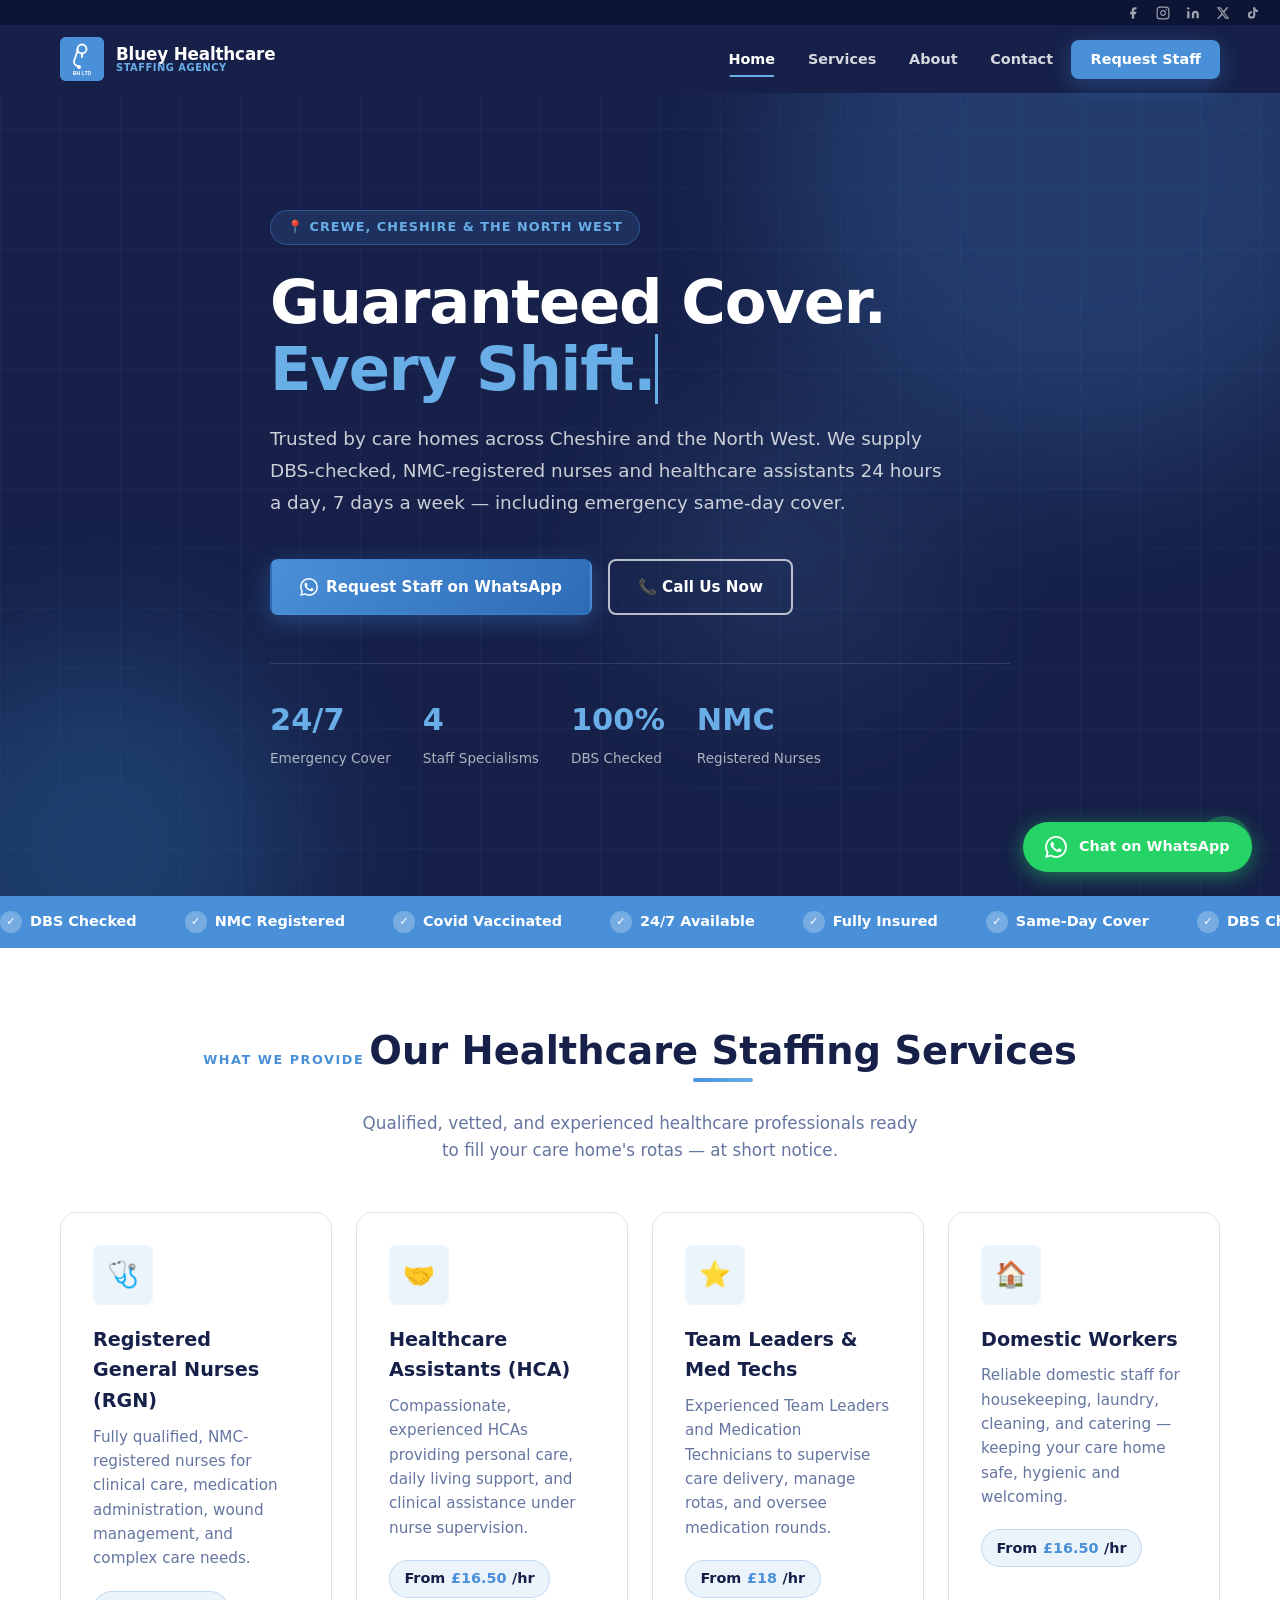
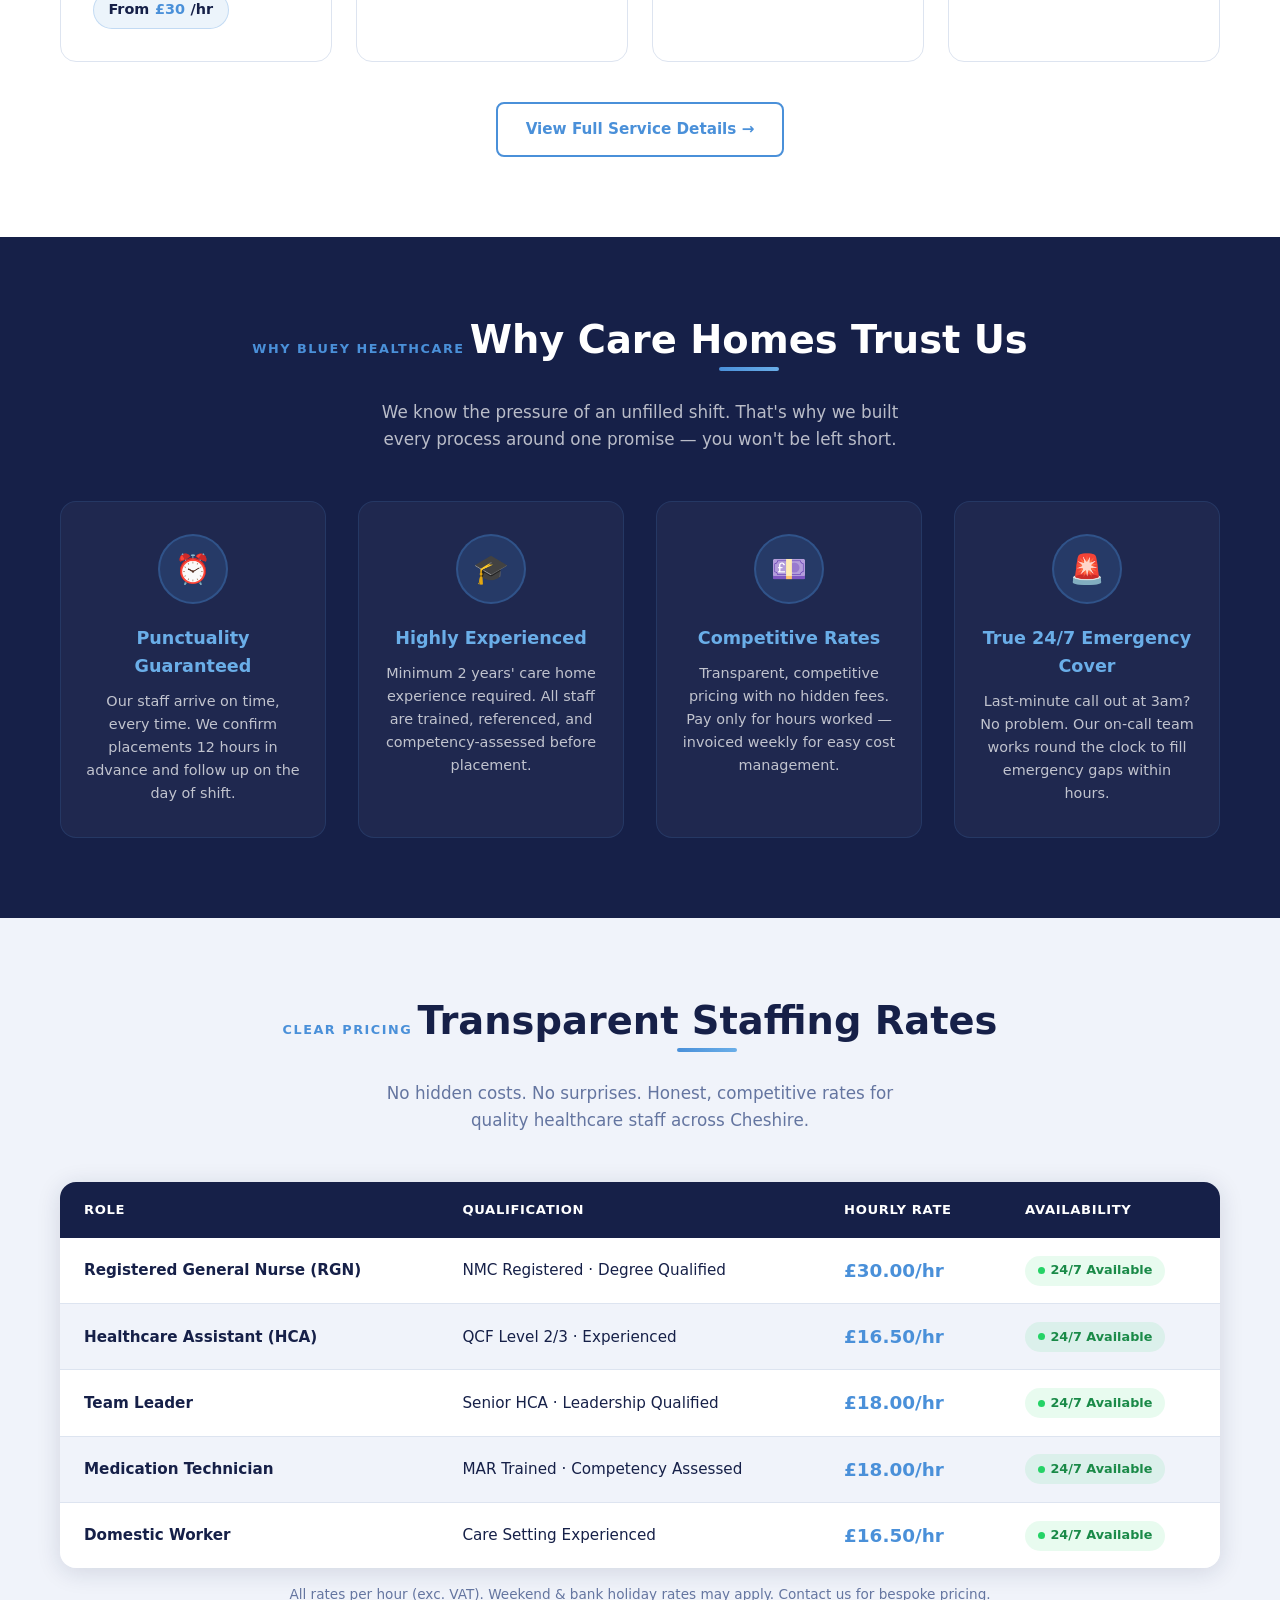
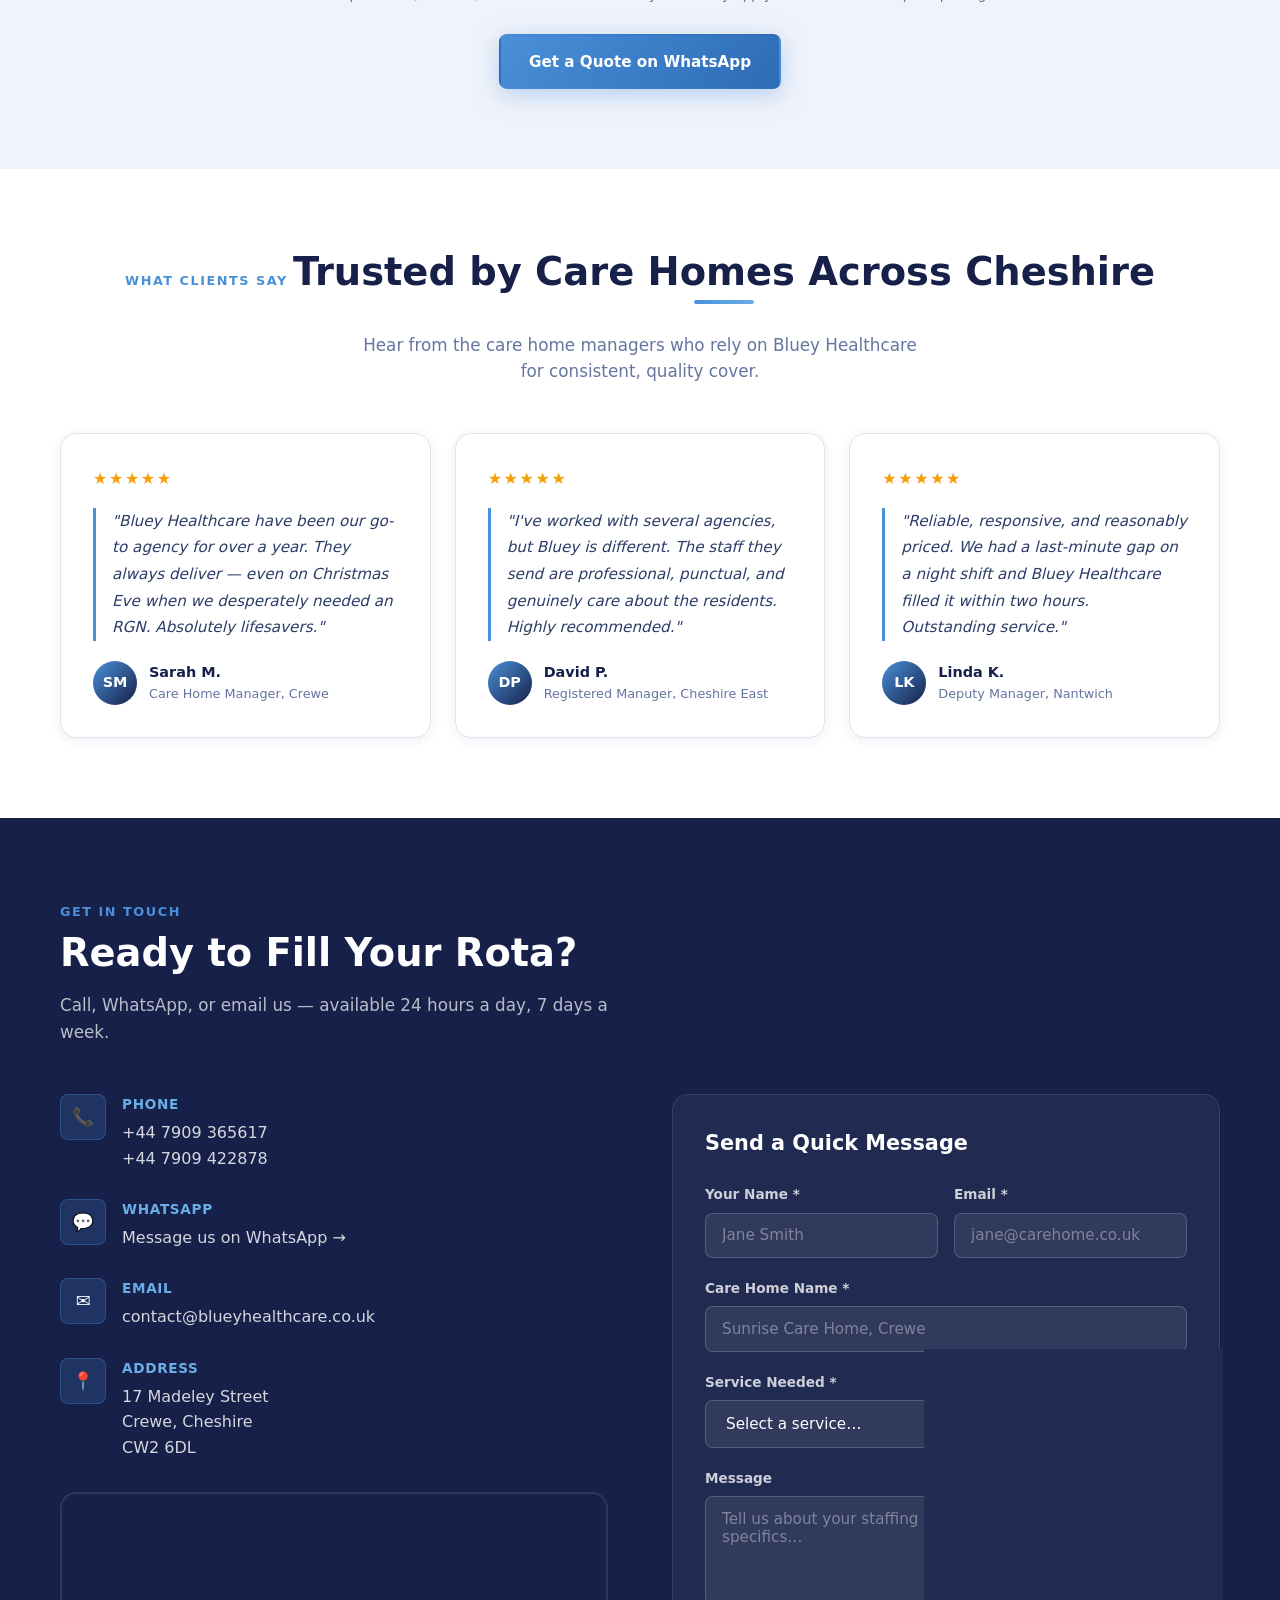
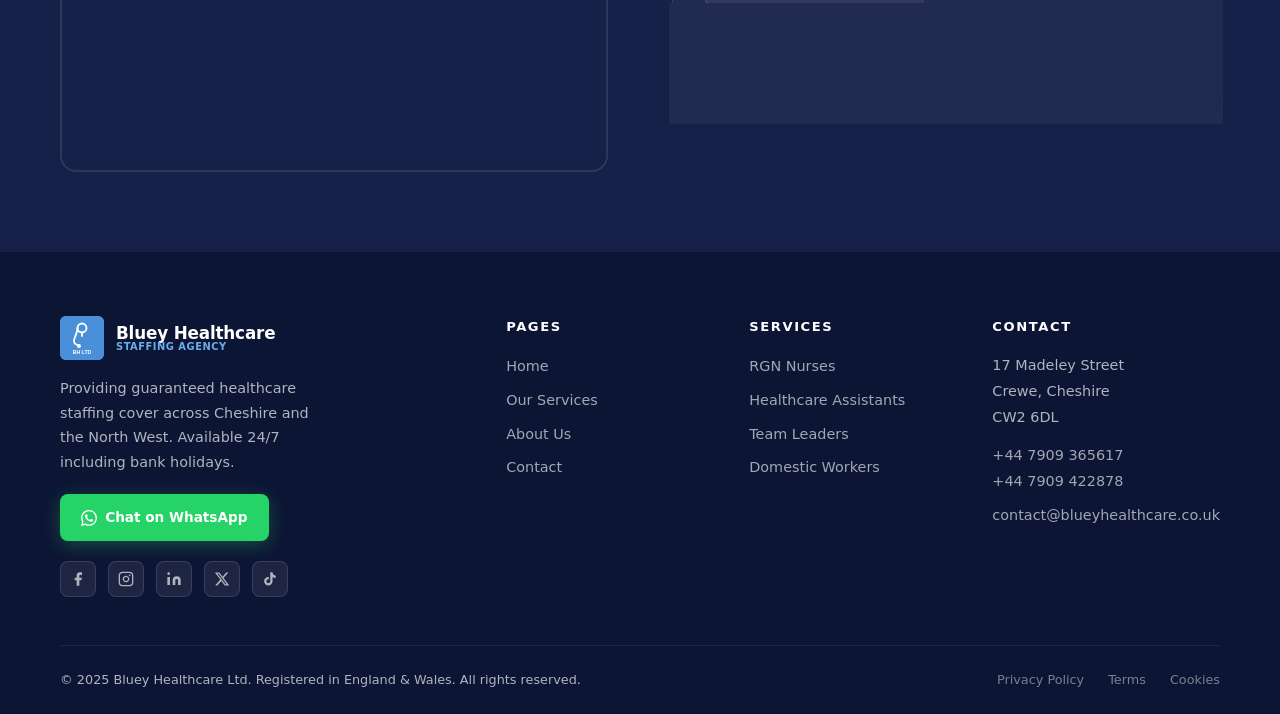
<file: index.html>
<!DOCTYPE html>
<html lang="en">
<head>
  <meta charset="UTF-8">
  <meta name="viewport" content="width=device-width, initial-scale=1.0">
  <title>Bluey Healthcare Ltd | Healthcare Staffing Agency Cheshire | Guaranteed Cover</title>
  <meta name="description" content="Bluey Healthcare Ltd provides guaranteed, 24/7 healthcare staffing in Cheshire and the North West. RGNs, HCAs, Team Leaders &amp; Domestic Workers for care homes. Call +44 7909 365617.">
  <meta name="keywords" content="healthcare staffing agency Cheshire, emergency nursing cover Crewe, agency nurses North West UK, HCA agency Cheshire, care home staff cover Crewe, RGN agency Cheshire">
  <meta name="author" content="Bluey Healthcare Ltd">
  <meta name="robots" content="index, follow">
  <link rel="canonical" href="https://blueyhealthcare.co.uk/">
  <meta property="og:title" content="Bluey Healthcare Ltd | Guaranteed Healthcare Staffing Cover">
  <meta property="og:description" content="24/7 healthcare staffing for care homes across Cheshire &amp; North West. DBS checked, NMC registered staff. Call now.">
  <meta property="og:type" content="website">
  <meta property="og:url" content="https://blueyhealthcare.co.uk/">
  <meta property="og:locale" content="en_GB">
  <script type="application/ld+json">
  {"@context":"https://schema.org","@type":"LocalBusiness","name":"Bluey Healthcare Ltd","description":"Healthcare staffing agency providing RGNs, HCAs, Team Leaders and Domestic Workers to care homes across Cheshire and the North West.","url":"https://blueyhealthcare.co.uk","telephone":["+447909365617","+447909422878"],"email":"contact@blueyhealthcare.co.uk","address":{"@type":"PostalAddress","streetAddress":"17 Madeley Street","addressLocality":"Crewe","addressRegion":"Cheshire","postalCode":"CW2 6DL","addressCountry":"GB"},"openingHoursSpecification":{"@type":"OpeningHoursSpecification","dayOfWeek":["Monday","Tuesday","Wednesday","Thursday","Friday","Saturday","Sunday"],"opens":"00:00","closes":"23:59"}}
  </script>
  <!-- GA4 placeholder: replace G-XXXXXXXXXX -->
  <!--<script async src="https://www.googletagmanager.com/gtag/js?id=G-XXXXXXXXXX"></script>
  <script>window.dataLayer=window.dataLayer||[];function gtag(){dataLayer.push(arguments);}gtag('js',new Date());gtag('config','G-XXXXXXXXXX');</script>-->
  <link rel="stylesheet" href="css/style.css">
</head>
<body>

<div class="scroll-progress" role="progressbar" aria-hidden="true"></div>
<a href="#main" class="skip-link">Skip to main content</a>

<!-- ── Header ───────────────────────────────────────────────── -->
<header class="site-header" role="banner">
  <!-- Social strip -->
  <div class="nav-social-strip" aria-label="Social media links">
    <a href="https://facebook.com/blueyhealthcare" target="_blank" rel="noopener" aria-label="Facebook">
      <svg viewBox="0 0 24 24"><path d="M18 2h-3a5 5 0 00-5 5v3H7v4h3v8h4v-8h3l1-4h-4V7a1 1 0 011-1h3z"/></svg>
    </a>
    <a href="https://instagram.com/blueyhealthcare" target="_blank" rel="noopener" aria-label="Instagram">
      <svg viewBox="0 0 24 24"><rect x="2" y="2" width="20" height="20" rx="5" ry="5" fill="none" stroke="currentColor" stroke-width="2"/><path d="M16 11.37A4 4 0 1112.63 8 4 4 0 0116 11.37z" fill="none" stroke="currentColor" stroke-width="2"/><line x1="17.5" y1="6.5" x2="17.51" y2="6.5" stroke="currentColor" stroke-width="2.5" stroke-linecap="round"/></svg>
    </a>
    <a href="https://linkedin.com/company/blueyhealthcare" target="_blank" rel="noopener" aria-label="LinkedIn">
      <svg viewBox="0 0 24 24"><path d="M16 8a6 6 0 016 6v7h-4v-7a2 2 0 00-2-2 2 2 0 00-2 2v7h-4v-7a6 6 0 016-6zM2 9h4v12H2z"/><circle cx="4" cy="4" r="2"/></svg>
    </a>
    <a href="https://x.com/blueyhealthcare" target="_blank" rel="noopener" aria-label="Twitter / X">
      <svg viewBox="0 0 24 24"><path d="M18.244 2.25h3.308l-7.227 8.26 8.502 11.24H16.17l-5.214-6.817L4.99 21.75H1.68l7.73-8.835L1.254 2.25H8.08l4.713 6.231zm-1.161 17.52h1.833L7.084 4.126H5.117z"/></svg>
    </a>
    <a href="https://tiktok.com/@blueyhealthcare" target="_blank" rel="noopener" aria-label="TikTok">
      <svg viewBox="0 0 24 24"><path d="M19.59 6.69a4.83 4.83 0 01-3.77-4.25V2h-3.45v13.67a2.89 2.89 0 01-2.88 2.5 2.89 2.89 0 01-2.89-2.89 2.89 2.89 0 012.89-2.89c.28 0 .54.04.79.1V9.01a6.33 6.33 0 00-.79-.05 6.34 6.34 0 00-6.34 6.34 6.34 6.34 0 006.34 6.34 6.34 6.34 0 006.33-6.34V8.94a8.18 8.18 0 004.78 1.53V7.04a4.85 4.85 0 01-1.01-.35z"/></svg>
    </a>
  </div>

  <div class="container nav-inner">
    <a href="index.html" class="nav-logo" aria-label="Bluey Healthcare Ltd home">
      <div class="nav-logo-img">
        <svg viewBox="0 0 44 44" xmlns="http://www.w3.org/2000/svg" aria-hidden="true">
          <rect width="44" height="44" fill="#4A90D9" rx="5"/>
          <!-- stethoscope-like icon -->
          <circle cx="22" cy="12" r="4.5" fill="none" stroke="#fff" stroke-width="1.8"/>
          <path d="M17.5 12 C17.5 18 14 21 14 25 C14 27.5 16.5 29 19 29" fill="none" stroke="#fff" stroke-width="1.8" stroke-linecap="round"/>
          <circle cx="19" cy="30" r="2" fill="#fff"/>
          <line x1="22" y1="16.5" x2="22" y2="20" stroke="#fff" stroke-width="1.8" stroke-linecap="round"/>
          <text x="22" y="37.5" text-anchor="middle" fill="#fff" font-family="Arial,sans-serif" font-weight="bold" font-size="5.2">BH LTD</text>
        </svg>
      </div>
      <div class="nav-logo-text">
        <span class="nav-logo-name">Bluey Healthcare</span>
        <span class="nav-logo-sub">Staffing Agency</span>
      </div>
    </a>

    <button class="nav-burger" aria-label="Toggle navigation menu" aria-expanded="false">
      <span></span><span></span><span></span>
    </button>

    <nav class="nav-links" aria-label="Main navigation">
      <a href="index.html">Home</a>
      <a href="services.html">Services</a>
      <a href="about.html">About</a>
      <a href="contact.html">Contact</a>
      <a href="https://wa.me/447909365617" class="nav-cta" target="_blank" rel="noopener">Request Staff</a>
    </nav>
  </div>
</header>

<!-- ── Main ──────────────────────────────────────────────────── -->
<main id="main" class="page-content">

  <!-- Hero -->
  <section class="hero" aria-labelledby="hero-heading">
    <div class="hero-orb hero-orb-1" aria-hidden="true"></div>
    <div class="hero-orb hero-orb-2" aria-hidden="true"></div>
    <div class="hero-orb hero-orb-3" aria-hidden="true"></div>

    <div class="container hero-inner">
      <div class="hero-badge" aria-label="Service location">
        📍 Crewe, Cheshire &amp; the North West
      </div>

      <h1 id="hero-heading">
        Guaranteed Cover.<br>
        <span class="highlight typewriter typewriter-text">Every Shift.</span>
      </h1>

      <p class="hero-sub">
        Trusted by care homes across Cheshire and the North West. We supply DBS-checked, NMC-registered nurses and healthcare assistants 24 hours a day, 7 days a week — including emergency same-day cover.
      </p>

      <div class="hero-ctas">
        <a href="https://wa.me/447909365617?text=Hello%2C%20I%20need%20to%20request%20healthcare%20staff%20cover."
           class="btn btn-primary"
           target="_blank" rel="noopener"
           aria-label="Request staff via WhatsApp">
          <svg width="18" height="18" viewBox="0 0 24 24" fill="currentColor" aria-hidden="true"><path d="M17.472 14.382c-.297-.149-1.758-.867-2.03-.967-.273-.099-.471-.148-.67.15-.197.297-.767.966-.94 1.164-.173.199-.347.223-.644.075-.297-.15-1.255-.463-2.39-1.475-.883-.788-1.48-1.761-1.653-2.059-.173-.297-.018-.458.13-.606.134-.133.298-.347.446-.52.149-.174.198-.298.298-.497.099-.198.05-.371-.025-.52-.075-.149-.669-1.612-.916-2.207-.242-.579-.487-.5-.669-.51-.173-.008-.371-.01-.57-.01-.198 0-.52.074-.792.372-.272.297-1.04 1.016-1.04 2.479 0 1.462 1.065 2.875 1.213 3.074.149.198 2.096 3.2 5.077 4.487.709.306 1.262.489 1.694.625.712.227 1.36.195 1.871.118.571-.085 1.758-.719 2.006-1.413.248-.694.248-1.289.173-1.413-.074-.124-.272-.198-.57-.347m-5.421 7.403h-.004a9.87 9.87 0 01-5.031-1.378l-.361-.214-3.741.982.998-3.648-.235-.374a9.86 9.86 0 01-1.51-5.26c.001-5.45 4.436-9.884 9.888-9.884 2.64 0 5.122 1.03 6.988 2.898a9.825 9.825 0 012.893 6.994c-.003 5.45-4.437 9.884-9.885 9.884m8.413-18.297A11.815 11.815 0 0012.05 0C5.495 0 .16 5.335.157 11.892c0 2.096.547 4.142 1.588 5.945L.057 24l6.305-1.654a11.882 11.882 0 005.683 1.448h.005c6.554 0 11.89-5.335 11.893-11.893a11.821 11.821 0 00-3.48-8.413z"/></svg>
          Request Staff on WhatsApp
        </a>
        <a href="tel:+447909365617" class="btn btn-secondary" aria-label="Call +44 7909 365617">
          📞 Call Us Now
        </a>
      </div>

      <div class="hero-stats" role="list" aria-label="Key figures">
        <div class="hero-stat" role="listitem">
          <strong>24/7</strong>
          <span>Emergency Cover</span>
        </div>
        <div class="hero-stat" role="listitem">
          <strong>4</strong>
          <span>Staff Specialisms</span>
        </div>
        <div class="hero-stat" role="listitem">
          <strong>100%</strong>
          <span>DBS Checked</span>
        </div>
        <div class="hero-stat" role="listitem">
          <strong>NMC</strong>
          <span>Registered Nurses</span>
        </div>
      </div>
    </div>
  </section>

  <!-- Trust Bar — marquee -->
  <section class="trust-bar" aria-label="Quality assurances">
    <div class="trust-marquee-wrap">
      <!-- duplicated for seamless loop -->
      <div class="trust-marquee" aria-hidden="true">
        <span class="trust-item"><span class="trust-icon">✓</span>DBS Checked</span>
        <span class="trust-item"><span class="trust-icon">✓</span>NMC Registered</span>
        <span class="trust-item"><span class="trust-icon">✓</span>Covid Vaccinated</span>
        <span class="trust-item"><span class="trust-icon">✓</span>24/7 Available</span>
        <span class="trust-item"><span class="trust-icon">✓</span>Fully Insured</span>
        <span class="trust-item"><span class="trust-icon">✓</span>Same-Day Cover</span>
        <span class="trust-item"><span class="trust-icon">✓</span>DBS Checked</span>
        <span class="trust-item"><span class="trust-icon">✓</span>NMC Registered</span>
        <span class="trust-item"><span class="trust-icon">✓</span>Covid Vaccinated</span>
        <span class="trust-item"><span class="trust-icon">✓</span>24/7 Available</span>
        <span class="trust-item"><span class="trust-icon">✓</span>Fully Insured</span>
        <span class="trust-item"><span class="trust-icon">✓</span>Same-Day Cover</span>
      </div>
    </div>
  </section>

  <!-- Services -->
  <section class="section" id="services" aria-labelledby="services-heading">
    <div class="container">
      <header class="section-header text-center">
        <p class="section-label" aria-hidden="true">What We Provide</p>
        <h2 class="section-title section-title-underline" id="services-heading">Our Healthcare Staffing Services</h2>
        <p class="section-subtitle" style="margin-top:1.25rem;">
          Qualified, vetted, and experienced healthcare professionals ready to fill your care home's rotas — at short notice.
        </p>
      </header>

      <div class="services-grid">
        <article class="service-card" aria-labelledby="svc-rgn">
          <div class="service-icon" aria-hidden="true">🩺</div>
          <h3 id="svc-rgn">Registered General Nurses (RGN)</h3>
          <p>Fully qualified, NMC-registered nurses for clinical care, medication administration, wound management, and complex care needs.</p>
          <div class="service-rate">From <span>£30</span>/hr</div>
        </article>
        <article class="service-card" aria-labelledby="svc-hca">
          <div class="service-icon" aria-hidden="true">🤝</div>
          <h3 id="svc-hca">Healthcare Assistants (HCA)</h3>
          <p>Compassionate, experienced HCAs providing personal care, daily living support, and clinical assistance under nurse supervision.</p>
          <div class="service-rate">From <span>£16.50</span>/hr</div>
        </article>
        <article class="service-card" aria-labelledby="svc-tl">
          <div class="service-icon" aria-hidden="true">⭐</div>
          <h3 id="svc-tl">Team Leaders &amp; Med Techs</h3>
          <p>Experienced Team Leaders and Medication Technicians to supervise care delivery, manage rotas, and oversee medication rounds.</p>
          <div class="service-rate">From <span>£18</span>/hr</div>
        </article>
        <article class="service-card" aria-labelledby="svc-dom">
          <div class="service-icon" aria-hidden="true">🏠</div>
          <h3 id="svc-dom">Domestic Workers</h3>
          <p>Reliable domestic staff for housekeeping, laundry, cleaning, and catering — keeping your care home safe, hygienic and welcoming.</p>
          <div class="service-rate">From <span>£16.50</span>/hr</div>
        </article>
      </div>

      <div style="text-align:center; margin-top:2.5rem;">
        <a href="services.html" class="btn btn-outline">View Full Service Details →</a>
      </div>
    </div>
  </section>

  <!-- Why Choose -->
  <section class="section why-choose" aria-labelledby="why-heading">
    <div class="container">
      <header class="section-header text-center">
        <p class="section-label" aria-hidden="true">Why Bluey Healthcare</p>
        <h2 class="section-title section-title-underline" id="why-heading" style="color:#fff;">Why Care Homes Trust Us</h2>
        <p class="section-subtitle" style="color:rgba(255,255,255,.7); margin-inline:auto; margin-top:1.25rem;">
          We know the pressure of an unfilled shift. That's why we built every process around one promise — you won't be left short.
        </p>
      </header>
      <div class="why-grid">
        <div class="why-card">
          <div class="why-icon" aria-hidden="true">⏰</div>
          <h3>Punctuality Guaranteed</h3>
          <p>Our staff arrive on time, every time. We confirm placements 12 hours in advance and follow up on the day of shift.</p>
        </div>
        <div class="why-card">
          <div class="why-icon" aria-hidden="true">🎓</div>
          <h3>Highly Experienced</h3>
          <p>Minimum 2 years' care home experience required. All staff are trained, referenced, and competency-assessed before placement.</p>
        </div>
        <div class="why-card">
          <div class="why-icon" aria-hidden="true">💷</div>
          <h3>Competitive Rates</h3>
          <p>Transparent, competitive pricing with no hidden fees. Pay only for hours worked — invoiced weekly for easy cost management.</p>
        </div>
        <div class="why-card">
          <div class="why-icon" aria-hidden="true">🚨</div>
          <h3>True 24/7 Emergency Cover</h3>
          <p>Last-minute call out at 3am? No problem. Our on-call team works round the clock to fill emergency gaps within hours.</p>
        </div>
      </div>
    </div>
  </section>

  <!-- Rates Table -->
  <section class="section rates-section" id="rates" aria-labelledby="rates-heading">
    <div class="container">
      <header class="section-header text-center">
        <p class="section-label" aria-hidden="true">Clear Pricing</p>
        <h2 class="section-title section-title-underline" id="rates-heading">Transparent Staffing Rates</h2>
        <p class="section-subtitle" style="margin-top:1.25rem;">
          No hidden costs. No surprises. Honest, competitive rates for quality healthcare staff across Cheshire.
        </p>
      </header>

      <div class="rates-table-wrap fade-in">
        <table class="rates-table" role="table" aria-label="Staffing rates by role">
          <thead>
            <tr>
              <th scope="col">Role</th>
              <th scope="col">Qualification</th>
              <th scope="col">Hourly Rate</th>
              <th scope="col">Availability</th>
            </tr>
          </thead>
          <tbody>
            <tr>
              <td><span class="role-name">Registered General Nurse (RGN)</span></td>
              <td>NMC Registered · Degree Qualified</td>
              <td><span class="rate-price">£30.00/hr</span></td>
              <td><span class="availability-badge">24/7 Available</span></td>
            </tr>
            <tr>
              <td><span class="role-name">Healthcare Assistant (HCA)</span></td>
              <td>QCF Level 2/3 · Experienced</td>
              <td><span class="rate-price">£16.50/hr</span></td>
              <td><span class="availability-badge">24/7 Available</span></td>
            </tr>
            <tr>
              <td><span class="role-name">Team Leader</span></td>
              <td>Senior HCA · Leadership Qualified</td>
              <td><span class="rate-price">£18.00/hr</span></td>
              <td><span class="availability-badge">24/7 Available</span></td>
            </tr>
            <tr>
              <td><span class="role-name">Medication Technician</span></td>
              <td>MAR Trained · Competency Assessed</td>
              <td><span class="rate-price">£18.00/hr</span></td>
              <td><span class="availability-badge">24/7 Available</span></td>
            </tr>
            <tr>
              <td><span class="role-name">Domestic Worker</span></td>
              <td>Care Setting Experienced</td>
              <td><span class="rate-price">£16.50/hr</span></td>
              <td><span class="availability-badge">24/7 Available</span></td>
            </tr>
          </tbody>
        </table>
      </div>
      <p style="text-align:center;color:var(--gray-600);font-size:.85rem;margin-top:1rem;">
        All rates per hour (exc. VAT). Weekend &amp; bank holiday rates may apply. Contact us for bespoke pricing.
      </p>
      <div style="text-align:center;margin-top:1.75rem;">
        <a href="https://wa.me/447909365617?text=Hello%2C%20I%27d%20like%20to%20discuss%20rates%20and%20request%20staff."
           class="btn btn-primary" target="_blank" rel="noopener">
          Get a Quote on WhatsApp
        </a>
      </div>
    </div>
  </section>

  <!-- Testimonials -->
  <section class="section" id="testimonials" aria-labelledby="testimonials-heading">
    <div class="container">
      <header class="section-header text-center">
        <p class="section-label" aria-hidden="true">What Clients Say</p>
        <h2 class="section-title section-title-underline" id="testimonials-heading">Trusted by Care Homes Across Cheshire</h2>
        <p class="section-subtitle" style="margin-top:1.25rem;">
          Hear from the care home managers who rely on Bluey Healthcare for consistent, quality cover.
        </p>
      </header>
      <div class="testimonials-grid">
        <article class="testimonial-card" aria-label="Testimonial from Sarah M.">
          <div class="testimonial-stars" aria-label="5 out of 5 stars">★★★★★</div>
          <blockquote>"Bluey Healthcare have been our go-to agency for over a year. They always deliver — even on Christmas Eve when we desperately needed an RGN. Absolutely lifesavers."</blockquote>
          <div class="testimonial-author">
            <div class="testimonial-avatar" aria-hidden="true">SM</div>
            <div>
              <div class="testimonial-name">Sarah M.</div>
              <div class="testimonial-role">Care Home Manager, Crewe</div>
            </div>
          </div>
        </article>
        <article class="testimonial-card" aria-label="Testimonial from David P.">
          <div class="testimonial-stars" aria-label="5 out of 5 stars">★★★★★</div>
          <blockquote>"I've worked with several agencies, but Bluey is different. The staff they send are professional, punctual, and genuinely care about the residents. Highly recommended."</blockquote>
          <div class="testimonial-author">
            <div class="testimonial-avatar" aria-hidden="true">DP</div>
            <div>
              <div class="testimonial-name">David P.</div>
              <div class="testimonial-role">Registered Manager, Cheshire East</div>
            </div>
          </div>
        </article>
        <article class="testimonial-card" aria-label="Testimonial from Linda K.">
          <div class="testimonial-stars" aria-label="5 out of 5 stars">★★★★★</div>
          <blockquote>"Reliable, responsive, and reasonably priced. We had a last-minute gap on a night shift and Bluey Healthcare filled it within two hours. Outstanding service."</blockquote>
          <div class="testimonial-author">
            <div class="testimonial-avatar" aria-hidden="true">LK</div>
            <div>
              <div class="testimonial-name">Linda K.</div>
              <div class="testimonial-role">Deputy Manager, Nantwich</div>
            </div>
          </div>
        </article>
      </div>
    </div>
  </section>

  <!-- Contact -->
  <section class="section contact-section" id="contact" aria-labelledby="contact-heading">
    <div class="container">
      <header class="section-header">
        <p class="section-label" aria-hidden="true">Get In Touch</p>
        <h2 class="section-title" id="contact-heading" style="color:#fff;">Ready to Fill Your Rota?</h2>
        <p class="section-subtitle" style="color:rgba(255,255,255,.7);">
          Call, WhatsApp, or email us — available 24 hours a day, 7 days a week.
        </p>
      </header>

      <div class="contact-grid">
        <div>
          <div class="contact-item">
            <div class="contact-item-icon" aria-hidden="true">📞</div>
            <div class="contact-item-text">
              <strong>Phone</strong>
              <a href="tel:+447909365617">+44 7909 365617</a><br>
              <a href="tel:+447909422878">+44 7909 422878</a>
            </div>
          </div>
          <div class="contact-item">
            <div class="contact-item-icon" aria-hidden="true">💬</div>
            <div class="contact-item-text">
              <strong>WhatsApp</strong>
              <a href="https://wa.me/447909365617?text=Hello%2C%20I%20need%20healthcare%20staff." target="_blank" rel="noopener">Message us on WhatsApp →</a>
            </div>
          </div>
          <div class="contact-item">
            <div class="contact-item-icon" aria-hidden="true">✉️</div>
            <div class="contact-item-text">
              <strong>Email</strong>
              <a href="mailto:contact@blueyhealthcare.co.uk">contact@blueyhealthcare.co.uk</a>
            </div>
          </div>
          <div class="contact-item">
            <div class="contact-item-icon" aria-hidden="true">📍</div>
            <div class="contact-item-text">
              <strong>Address</strong>
              <address style="font-style:normal;color:rgba(255,255,255,.82);line-height:1.6;">17 Madeley Street<br>Crewe, Cheshire<br>CW2 6DL</address>
            </div>
          </div>
          <div class="map-embed" aria-label="Office location map">
            <iframe src="https://maps.google.com/maps?q=17+Madeley+Street+Crewe+CW2+6DL&output=embed&z=15" title="Bluey Healthcare Ltd location" loading="lazy" allowfullscreen></iframe>
          </div>
        </div>

        <div class="contact-form-wrap">
          <h3>Send a Quick Message</h3>
          <form class="contact-form" novalidate aria-label="Quick contact form">
            <div class="form-row">
              <div class="form-group">
                <label for="name">Your Name *</label>
                <input type="text" id="name" name="name" placeholder="Jane Smith" required autocomplete="name">
              </div>
              <div class="form-group">
                <label for="email">Email *</label>
                <input type="email" id="email" name="email" placeholder="jane@carehome.co.uk" required autocomplete="email">
              </div>
            </div>
            <div class="form-group">
              <label for="care-home">Care Home Name *</label>
              <input type="text" id="care-home" name="care_home" placeholder="Sunrise Care Home, Crewe" required>
            </div>
            <div class="form-group">
              <label for="service">Service Needed *</label>
              <select id="service" name="service" required>
                <option value="" disabled selected>Select a service…</option>
                <option value="rgn">Registered General Nurse (RGN)</option>
                <option value="hca">Healthcare Assistant (HCA)</option>
                <option value="team-leader">Team Leader</option>
                <option value="med-tech">Medication Technician</option>
                <option value="domestic">Domestic Worker</option>
                <option value="other">Other / Multiple</option>
              </select>
            </div>
            <div class="form-group">
              <label for="message">Message</label>
              <textarea id="message" name="message" placeholder="Tell us about your staffing needs — shift pattern, dates, or specifics…"></textarea>
            </div>
            <button type="submit" class="btn btn-primary" style="width:100%;justify-content:center;">Send Message</button>
            <div class="form-success" role="alert" aria-live="polite">✓ Message sent! We'll get back to you within the hour.</div>
          </form>
        </div>
      </div>
    </div>
  </section>

</main>

<!-- ── Footer ────────────────────────────────────────────────── -->
<footer class="site-footer" role="contentinfo">
  <div class="container">
    <div class="footer-grid">
      <div class="footer-brand">
        <a href="index.html" class="nav-logo" aria-label="Bluey Healthcare Ltd home">
          <div class="nav-logo-img">
            <svg viewBox="0 0 44 44" xmlns="http://www.w3.org/2000/svg" aria-hidden="true">
              <rect width="44" height="44" fill="#4A90D9" rx="5"/>
              <circle cx="22" cy="12" r="4.5" fill="none" stroke="#fff" stroke-width="1.8"/>
              <path d="M17.5 12 C17.5 18 14 21 14 25 C14 27.5 16.5 29 19 29" fill="none" stroke="#fff" stroke-width="1.8" stroke-linecap="round"/>
              <circle cx="19" cy="30" r="2" fill="#fff"/>
              <line x1="22" y1="16.5" x2="22" y2="20" stroke="#fff" stroke-width="1.8" stroke-linecap="round"/>
              <text x="22" y="37.5" text-anchor="middle" fill="#fff" font-family="Arial,sans-serif" font-weight="bold" font-size="5.2">BH LTD</text>
            </svg>
          </div>
          <div class="nav-logo-text">
            <span class="nav-logo-name">Bluey Healthcare</span>
            <span class="nav-logo-sub">Staffing Agency</span>
          </div>
        </a>
        <p>Providing guaranteed healthcare staffing cover across Cheshire and the North West. Available 24/7 including bank holidays.</p>
        <a href="https://wa.me/447909365617" class="btn btn-whatsapp" target="_blank" rel="noopener" style="font-size:.85rem;padding:.65rem 1.2rem;">
          <svg width="16" height="16" viewBox="0 0 24 24" fill="currentColor" aria-hidden="true"><path d="M17.472 14.382c-.297-.149-1.758-.867-2.03-.967-.273-.099-.471-.148-.67.15-.197.297-.767.966-.94 1.164-.173.199-.347.223-.644.075-.297-.15-1.255-.463-2.39-1.475-.883-.788-1.48-1.761-1.653-2.059-.173-.297-.018-.458.13-.606.134-.133.298-.347.446-.52.149-.174.198-.298.298-.497.099-.198.05-.371-.025-.52-.075-.149-.669-1.612-.916-2.207-.242-.579-.487-.5-.669-.51-.173-.008-.371-.01-.57-.01-.198 0-.52.074-.792.372-.272.297-1.04 1.016-1.04 2.479 0 1.462 1.065 2.875 1.213 3.074.149.198 2.096 3.2 5.077 4.487.709.306 1.262.489 1.694.625.712.227 1.36.195 1.871.118.571-.085 1.758-.719 2.006-1.413.248-.694.248-1.289.173-1.413-.074-.124-.272-.198-.57-.347m-5.421 7.403h-.004a9.87 9.87 0 01-5.031-1.378l-.361-.214-3.741.982.998-3.648-.235-.374a9.86 9.86 0 01-1.51-5.26c.001-5.45 4.436-9.884 9.888-9.884 2.64 0 5.122 1.03 6.988 2.898a9.825 9.825 0 012.893 6.994c-.003 5.45-4.437 9.884-9.885 9.884m8.413-18.297A11.815 11.815 0 0012.05 0C5.495 0 .16 5.335.157 11.892c0 2.096.547 4.142 1.588 5.945L.057 24l6.305-1.654a11.882 11.882 0 005.683 1.448h.005c6.554 0 11.89-5.335 11.893-11.893a11.821 11.821 0 00-3.48-8.413z"/></svg>
          Chat on WhatsApp
        </a>
        <!-- Social Icons -->
        <div class="footer-social" aria-label="Social media">
          <a href="https://facebook.com/blueyhealthcare" target="_blank" rel="noopener" aria-label="Facebook">
            <svg viewBox="0 0 24 24"><path d="M18 2h-3a5 5 0 00-5 5v3H7v4h3v8h4v-8h3l1-4h-4V7a1 1 0 011-1h3z"/></svg>
          </a>
          <a href="https://instagram.com/blueyhealthcare" target="_blank" rel="noopener" aria-label="Instagram">
            <svg viewBox="0 0 24 24"><rect x="2" y="2" width="20" height="20" rx="5" ry="5" fill="none" stroke="currentColor" stroke-width="2"/><path d="M16 11.37A4 4 0 1112.63 8 4 4 0 0116 11.37z" fill="none" stroke="currentColor" stroke-width="2"/><line x1="17.5" y1="6.5" x2="17.51" y2="6.5" stroke="currentColor" stroke-width="2.5" stroke-linecap="round"/></svg>
          </a>
          <a href="https://linkedin.com/company/blueyhealthcare" target="_blank" rel="noopener" aria-label="LinkedIn">
            <svg viewBox="0 0 24 24"><path d="M16 8a6 6 0 016 6v7h-4v-7a2 2 0 00-2-2 2 2 0 00-2 2v7h-4v-7a6 6 0 016-6zM2 9h4v12H2z"/><circle cx="4" cy="4" r="2"/></svg>
          </a>
          <a href="https://x.com/blueyhealthcare" target="_blank" rel="noopener" aria-label="Twitter / X">
            <svg viewBox="0 0 24 24"><path d="M18.244 2.25h3.308l-7.227 8.26 8.502 11.24H16.17l-5.214-6.817L4.99 21.75H1.68l7.73-8.835L1.254 2.25H8.08l4.713 6.231zm-1.161 17.52h1.833L7.084 4.126H5.117z"/></svg>
          </a>
          <a href="https://tiktok.com/@blueyhealthcare" target="_blank" rel="noopener" aria-label="TikTok">
            <svg viewBox="0 0 24 24"><path d="M19.59 6.69a4.83 4.83 0 01-3.77-4.25V2h-3.45v13.67a2.89 2.89 0 01-2.88 2.5 2.89 2.89 0 01-2.89-2.89 2.89 2.89 0 012.89-2.89c.28 0 .54.04.79.1V9.01a6.33 6.33 0 00-.79-.05 6.34 6.34 0 00-6.34 6.34 6.34 6.34 0 006.34 6.34 6.34 6.34 0 006.33-6.34V8.94a8.18 8.18 0 004.78 1.53V7.04a4.85 4.85 0 01-1.01-.35z"/></svg>
          </a>
        </div>
      </div>

      <div class="footer-col">
        <h4>Pages</h4>
        <ul>
          <li><a href="index.html">Home</a></li>
          <li><a href="services.html">Our Services</a></li>
          <li><a href="about.html">About Us</a></li>
          <li><a href="contact.html">Contact</a></li>
        </ul>
      </div>

      <div class="footer-col">
        <h4>Services</h4>
        <ul>
          <li><a href="services.html#rgn">RGN Nurses</a></li>
          <li><a href="services.html#hca">Healthcare Assistants</a></li>
          <li><a href="services.html#team-leader">Team Leaders</a></li>
          <li><a href="services.html#domestic">Domestic Workers</a></li>
        </ul>
      </div>

      <div class="footer-col">
        <h4>Contact</h4>
        <address>
          <p>17 Madeley Street<br>Crewe, Cheshire<br>CW2 6DL</p>
          <p style="margin-top:.75rem;">
            <a href="tel:+447909365617" style="color:rgba(255,255,255,.62);">+44 7909 365617</a><br>
            <a href="tel:+447909422878" style="color:rgba(255,255,255,.62);">+44 7909 422878</a>
          </p>
          <p style="margin-top:.5rem;">
            <a href="mailto:contact@blueyhealthcare.co.uk" style="color:rgba(255,255,255,.62);">contact@blueyhealthcare.co.uk</a>
          </p>
        </address>
      </div>
    </div>

    <div class="footer-bottom">
      <p>&copy; 2025 Bluey Healthcare Ltd. Registered in England &amp; Wales. All rights reserved.</p>
      <nav class="footer-bottom-links" aria-label="Legal links">
        <a href="#">Privacy Policy</a>
        <a href="#">Terms</a>
        <a href="#">Cookies</a>
      </nav>
    </div>
  </div>
</footer>

<!-- Floating WhatsApp -->
<div class="whatsapp-float-pulse" aria-hidden="true"></div>
<a href="https://wa.me/447909365617?text=Hello%2C%20I%20need%20healthcare%20staff%20cover."
   class="whatsapp-float"
   target="_blank" rel="noopener"
   aria-label="Chat with us on WhatsApp"
   data-tooltip="Chat with us on WhatsApp">
  <svg viewBox="0 0 24 24" aria-hidden="true"><path d="M17.472 14.382c-.297-.149-1.758-.867-2.03-.967-.273-.099-.471-.148-.67.15-.197.297-.767.966-.94 1.164-.173.199-.347.223-.644.075-.297-.15-1.255-.463-2.39-1.475-.883-.788-1.48-1.761-1.653-2.059-.173-.297-.018-.458.13-.606.134-.133.298-.347.446-.52.149-.174.198-.298.298-.497.099-.198.05-.371-.025-.52-.075-.149-.669-1.612-.916-2.207-.242-.579-.487-.5-.669-.51-.173-.008-.371-.01-.57-.01-.198 0-.52.074-.792.372-.272.297-1.04 1.016-1.04 2.479 0 1.462 1.065 2.875 1.213 3.074.149.198 2.096 3.2 5.077 4.487.709.306 1.262.489 1.694.625.712.227 1.36.195 1.871.118.571-.085 1.758-.719 2.006-1.413.248-.694.248-1.289.173-1.413-.074-.124-.272-.198-.57-.347m-5.421 7.403h-.004a9.87 9.87 0 01-5.031-1.378l-.361-.214-3.741.982.998-3.648-.235-.374a9.86 9.86 0 01-1.51-5.26c.001-5.45 4.436-9.884 9.888-9.884 2.64 0 5.122 1.03 6.988 2.898a9.825 9.825 0 012.893 6.994c-.003 5.45-4.437 9.884-9.885 9.884m8.413-18.297A11.815 11.815 0 0012.05 0C5.495 0 .16 5.335.157 11.892c0 2.096.547 4.142 1.588 5.945L.057 24l6.305-1.654a11.882 11.882 0 005.683 1.448h.005c6.554 0 11.89-5.335 11.893-11.893a11.821 11.821 0 00-3.48-8.413z"/></svg>
  <span>Chat on WhatsApp</span>
</a>

<script src="js/main.js" defer></script>
</body>
</html>
</file>
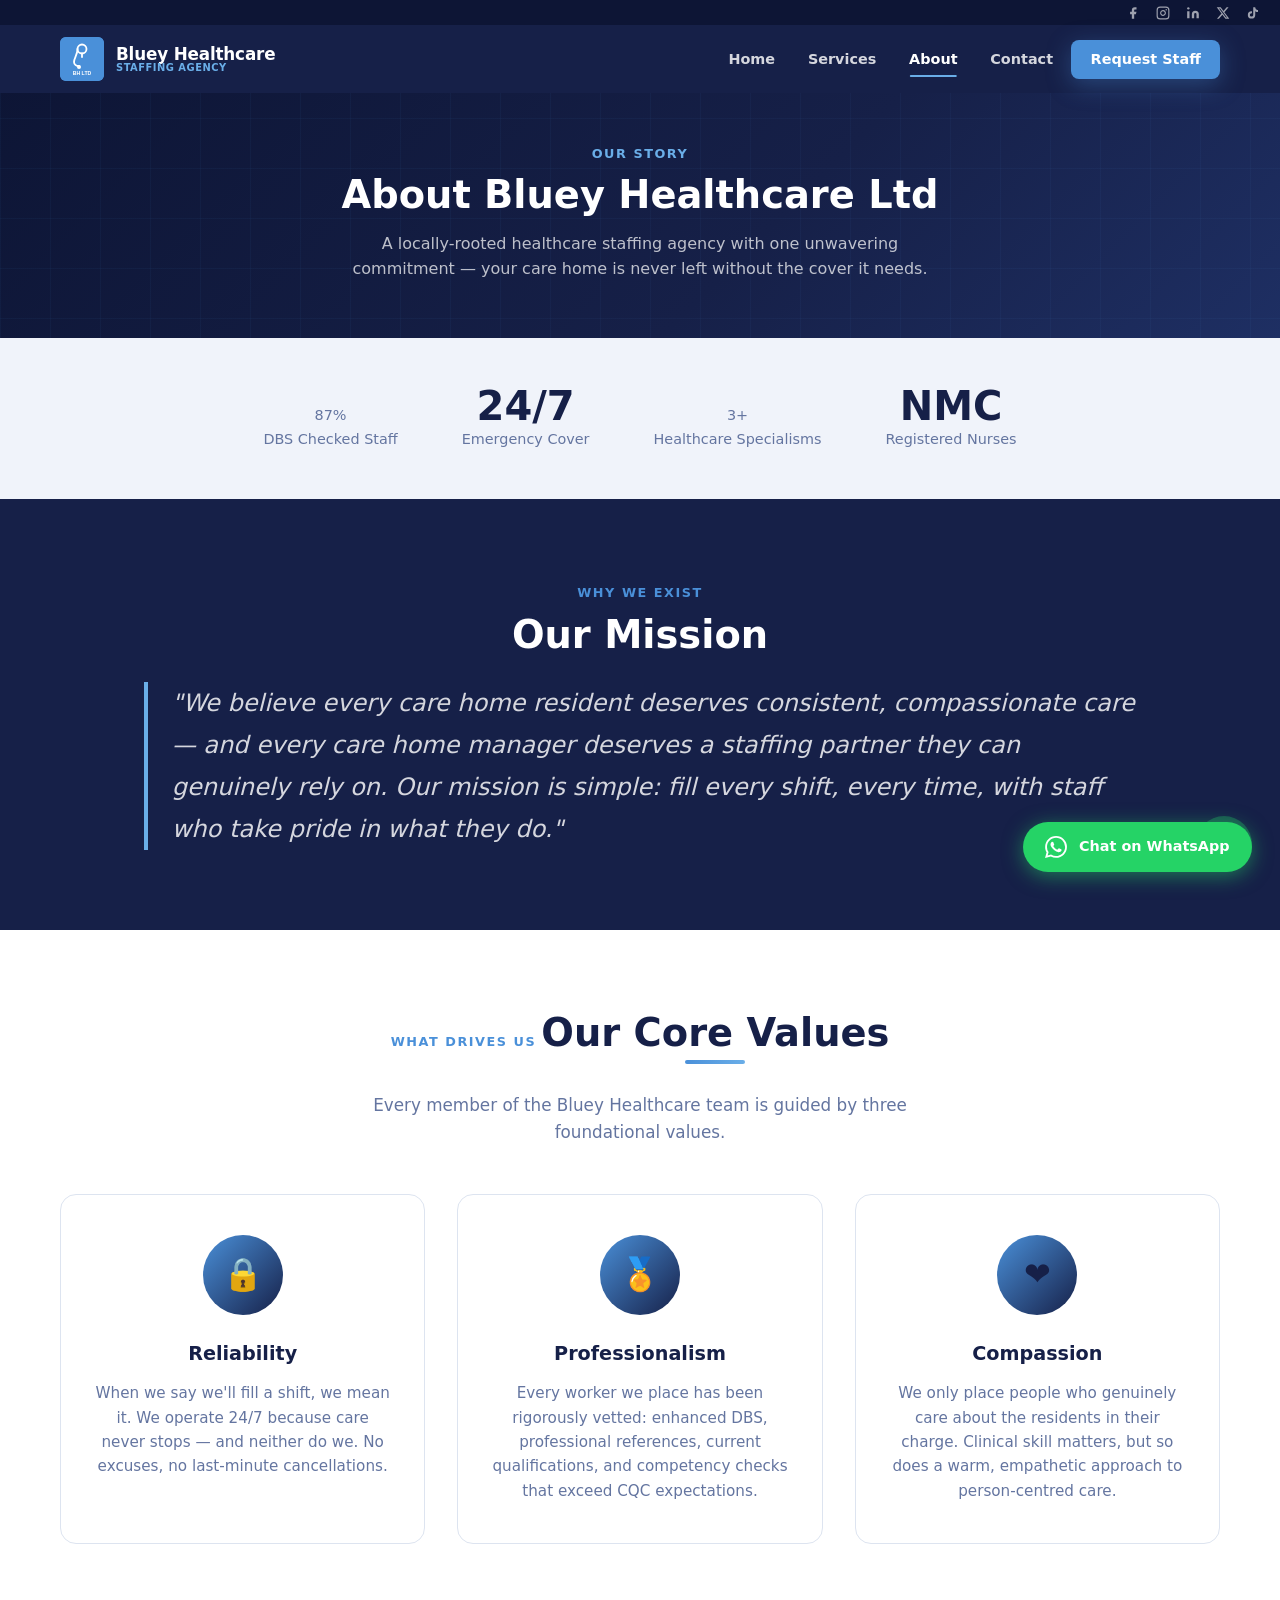
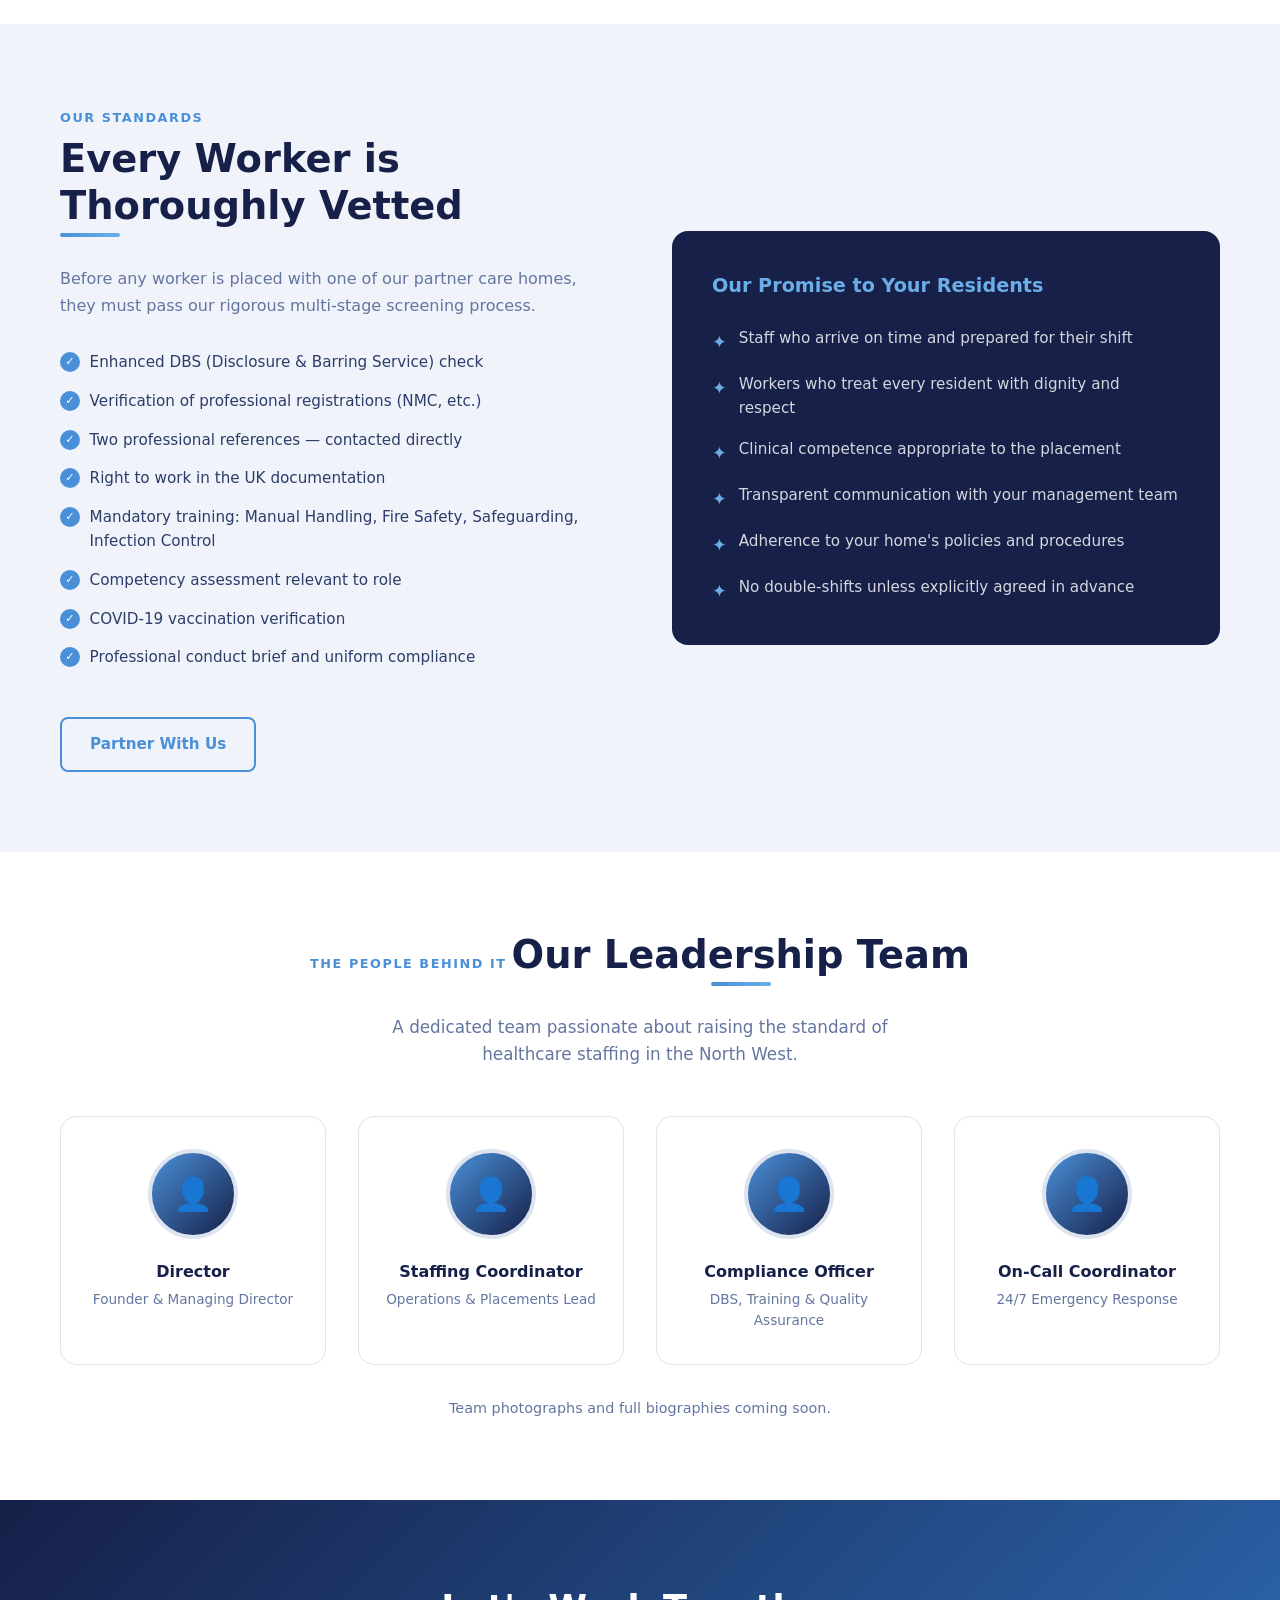
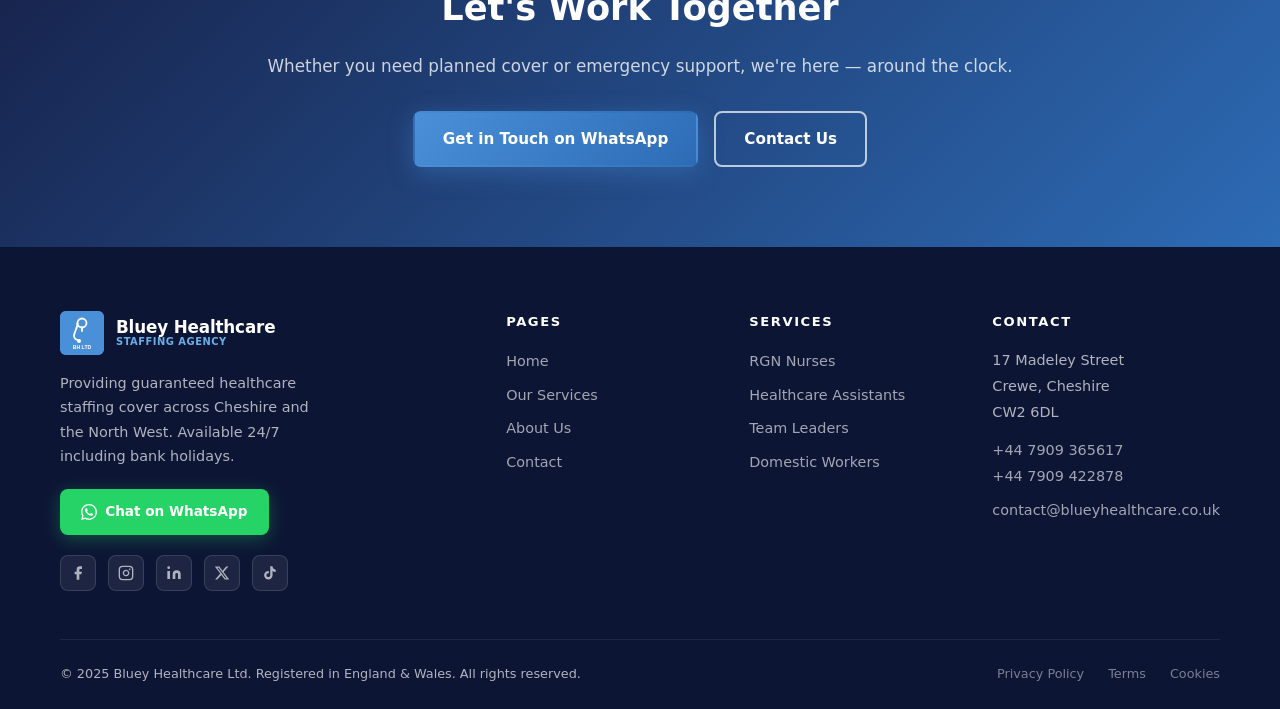
<file: about.html>
<!DOCTYPE html>
<html lang="en">
<head>
  <meta charset="UTF-8">
  <meta name="viewport" content="width=device-width, initial-scale=1.0">
  <title>About Bluey Healthcare Ltd | Staffing Agency Crewe, Cheshire</title>
  <meta name="description" content="Learn about Bluey Healthcare Ltd — a trusted healthcare staffing agency based in Crewe, Cheshire. Our mission: Guaranteed cover, every shift, every time. DBS checked, NMC registered staff.">
  <meta name="keywords" content="about Bluey Healthcare, healthcare agency Crewe, care staffing Cheshire, healthcare recruitment North West">
  <meta name="author" content="Bluey Healthcare Ltd">
  <meta name="robots" content="index, follow">
  <link rel="canonical" href="https://blueyhealthcare.co.uk/about.html">
  <meta property="og:title" content="About Bluey Healthcare Ltd | Trusted Care Staffing">
  <meta property="og:description" content="Bluey Healthcare — built on reliability, professionalism and compassion. Find out who we are and why care homes across Cheshire choose us.">
  <meta property="og:type" content="website">
  <meta property="og:url" content="https://blueyhealthcare.co.uk/about.html">
  <script type="application/ld+json">{"@context":"https://schema.org","@type":"LocalBusiness","name":"Bluey Healthcare Ltd","url":"https://blueyhealthcare.co.uk","telephone":"+447909365617","address":{"@type":"PostalAddress","streetAddress":"17 Madeley Street","addressLocality":"Crewe","addressRegion":"Cheshire","postalCode":"CW2 6DL","addressCountry":"GB"}}</script>
  <link rel="stylesheet" href="css/style.css">
</head>
<body>

<div class="scroll-progress" role="progressbar" aria-hidden="true"></div>
<a href="#main" class="skip-link">Skip to main content</a>

<header class="site-header" role="banner">
  <div class="nav-social-strip" aria-label="Social media links">
    <a href="https://facebook.com/blueyhealthcare" target="_blank" rel="noopener" aria-label="Facebook"><svg viewBox="0 0 24 24"><path d="M18 2h-3a5 5 0 00-5 5v3H7v4h3v8h4v-8h3l1-4h-4V7a1 1 0 011-1h3z"/></svg></a>
    <a href="https://instagram.com/blueyhealthcare" target="_blank" rel="noopener" aria-label="Instagram"><svg viewBox="0 0 24 24"><rect x="2" y="2" width="20" height="20" rx="5" ry="5" fill="none" stroke="currentColor" stroke-width="2"/><path d="M16 11.37A4 4 0 1112.63 8 4 4 0 0116 11.37z" fill="none" stroke="currentColor" stroke-width="2"/><line x1="17.5" y1="6.5" x2="17.51" y2="6.5" stroke="currentColor" stroke-width="2.5" stroke-linecap="round"/></svg></a>
    <a href="https://linkedin.com/company/blueyhealthcare" target="_blank" rel="noopener" aria-label="LinkedIn"><svg viewBox="0 0 24 24"><path d="M16 8a6 6 0 016 6v7h-4v-7a2 2 0 00-2-2 2 2 0 00-2 2v7h-4v-7a6 6 0 016-6zM2 9h4v12H2z"/><circle cx="4" cy="4" r="2"/></svg></a>
    <a href="https://x.com/blueyhealthcare" target="_blank" rel="noopener" aria-label="Twitter / X"><svg viewBox="0 0 24 24"><path d="M18.244 2.25h3.308l-7.227 8.26 8.502 11.24H16.17l-5.214-6.817L4.99 21.75H1.68l7.73-8.835L1.254 2.25H8.08l4.713 6.231zm-1.161 17.52h1.833L7.084 4.126H5.117z"/></svg></a>
    <a href="https://tiktok.com/@blueyhealthcare" target="_blank" rel="noopener" aria-label="TikTok"><svg viewBox="0 0 24 24"><path d="M19.59 6.69a4.83 4.83 0 01-3.77-4.25V2h-3.45v13.67a2.89 2.89 0 01-2.88 2.5 2.89 2.89 0 01-2.89-2.89 2.89 2.89 0 012.89-2.89c.28 0 .54.04.79.1V9.01a6.33 6.33 0 00-.79-.05 6.34 6.34 0 00-6.34 6.34 6.34 6.34 0 006.34 6.34 6.34 6.34 0 006.33-6.34V8.94a8.18 8.18 0 004.78 1.53V7.04a4.85 4.85 0 01-1.01-.35z"/></svg></a>
  </div>
  <div class="container nav-inner">
    <a href="index.html" class="nav-logo" aria-label="Bluey Healthcare Ltd home">
      <div class="nav-logo-img">
        <svg viewBox="0 0 44 44" xmlns="http://www.w3.org/2000/svg" aria-hidden="true">
          <rect width="44" height="44" fill="#4A90D9" rx="5"/>
          <circle cx="22" cy="12" r="4.5" fill="none" stroke="#fff" stroke-width="1.8"/>
          <path d="M17.5 12 C17.5 18 14 21 14 25 C14 27.5 16.5 29 19 29" fill="none" stroke="#fff" stroke-width="1.8" stroke-linecap="round"/>
          <circle cx="19" cy="30" r="2" fill="#fff"/>
          <line x1="22" y1="16.5" x2="22" y2="20" stroke="#fff" stroke-width="1.8" stroke-linecap="round"/>
          <text x="22" y="37.5" text-anchor="middle" fill="#fff" font-family="Arial,sans-serif" font-weight="bold" font-size="5.2">BH LTD</text>
        </svg>
      </div>
      <div class="nav-logo-text">
        <span class="nav-logo-name">Bluey Healthcare</span>
        <span class="nav-logo-sub">Staffing Agency</span>
      </div>
    </a>
    <button class="nav-burger" aria-label="Toggle navigation menu" aria-expanded="false">
      <span></span><span></span><span></span>
    </button>
    <nav class="nav-links" aria-label="Main navigation">
      <a href="index.html">Home</a>
      <a href="services.html">Services</a>
      <a href="about.html">About</a>
      <a href="contact.html">Contact</a>
      <a href="https://wa.me/447909365617" class="nav-cta" target="_blank" rel="noopener">Request Staff</a>
    </nav>
  </div>
</header>

<main id="main" class="page-content">

  <section class="page-hero">
    <div class="container">
      <p class="section-label" aria-hidden="true">Our Story</p>
      <h1 class="section-title">About Bluey Healthcare Ltd</h1>
      <p>A locally-rooted healthcare staffing agency with one unwavering commitment — your care home is never left without the cover it needs.</p>
    </div>
  </section>

  <!-- Stats bar with animated counters -->
  <div class="stats-bar" role="region" aria-label="Company figures">
    <div class="container stats-bar-inner">
      <div class="stat-block">
        <strong><span data-target="100" data-suffix="%">100%</span></strong>
        <span>DBS Checked Staff</span>
      </div>
      <div class="stat-block">
        <strong>24/7</strong>
        <span>Emergency Cover</span>
      </div>
      <div class="stat-block">
        <strong><span data-target="4" data-suffix="+">4+</span></strong>
        <span>Healthcare Specialisms</span>
      </div>
      <div class="stat-block">
        <strong>NMC</strong>
        <span>Registered Nurses</span>
      </div>
    </div>
  </div>

  <!-- Mission -->
  <section class="mission-section" aria-labelledby="mission-heading">
    <div class="container">
      <p class="section-label" aria-hidden="true">Why We Exist</p>
      <h2 class="section-title" id="mission-heading">Our Mission</h2>
      <blockquote class="mission-quote">
        "We believe every care home resident deserves consistent, compassionate care — and every care home manager deserves a staffing partner they can genuinely rely on. Our mission is simple: fill every shift, every time, with staff who take pride in what they do."
      </blockquote>
    </div>
  </section>

  <!-- Values -->
  <section class="section" aria-labelledby="values-heading">
    <div class="container">
      <header class="section-header text-center">
        <p class="section-label" aria-hidden="true">What Drives Us</p>
        <h2 class="section-title section-title-underline" id="values-heading">Our Core Values</h2>
        <p class="section-subtitle" style="margin-top:1.25rem;">
          Every member of the Bluey Healthcare team is guided by three foundational values.
        </p>
      </header>
      <div class="values-grid">
        <div class="value-card">
          <div class="value-icon" aria-hidden="true">🔒</div>
          <h3>Reliability</h3>
          <p>When we say we'll fill a shift, we mean it. We operate 24/7 because care never stops — and neither do we. No excuses, no last-minute cancellations.</p>
        </div>
        <div class="value-card">
          <div class="value-icon" aria-hidden="true">🏅</div>
          <h3>Professionalism</h3>
          <p>Every worker we place has been rigorously vetted: enhanced DBS, professional references, current qualifications, and competency checks that exceed CQC expectations.</p>
        </div>
        <div class="value-card">
          <div class="value-icon" aria-hidden="true">❤️</div>
          <h3>Compassion</h3>
          <p>We only place people who genuinely care about the residents in their charge. Clinical skill matters, but so does a warm, empathetic approach to person-centred care.</p>
        </div>
      </div>
    </div>
  </section>

  <!-- Vetting process -->
  <section class="section" style="background:var(--gray-100);" aria-labelledby="vetting-heading">
    <div class="container">
      <div style="display:grid;grid-template-columns:1fr 1fr;gap:4rem;align-items:center;">
        <div class="fade-in from-left">
          <p class="section-label" aria-hidden="true">Our Standards</p>
          <h2 class="section-title section-title-underline" id="vetting-heading">Every Worker is Thoroughly Vetted</h2>
          <p style="color:var(--gray-600);margin:1.25rem 0 1.5rem;line-height:1.7;">Before any worker is placed with one of our partner care homes, they must pass our rigorous multi-stage screening process.</p>
          <ul class="duties-list" aria-label="Vetting steps">
            <li>Enhanced DBS (Disclosure &amp; Barring Service) check</li>
            <li>Verification of professional registrations (NMC, etc.)</li>
            <li>Two professional references — contacted directly</li>
            <li>Right to work in the UK documentation</li>
            <li>Mandatory training: Manual Handling, Fire Safety, Safeguarding, Infection Control</li>
            <li>Competency assessment relevant to role</li>
            <li>COVID-19 vaccination verification</li>
            <li>Professional conduct brief and uniform compliance</li>
          </ul>
          <a href="contact.html" class="btn btn-outline" style="margin-top:.5rem;">Partner With Us</a>
        </div>

        <div class="fade-in from-right" style="background:var(--navy);border-radius:var(--radius-lg);padding:2.5rem;">
          <h3 style="color:var(--blue-light);font-size:1.2rem;font-weight:700;margin-bottom:1.5rem;">Our Promise to Your Residents</h3>
          <ul style="list-style:none;display:flex;flex-direction:column;gap:1rem;">
            <li style="display:flex;gap:.75rem;align-items:flex-start;">
              <span style="color:var(--blue-light);font-size:1.1rem;flex-shrink:0;margin-top:2px;">✦</span>
              <span style="color:rgba(255,255,255,.82);font-size:.95rem;">Staff who arrive on time and prepared for their shift</span>
            </li>
            <li style="display:flex;gap:.75rem;align-items:flex-start;">
              <span style="color:var(--blue-light);font-size:1.1rem;flex-shrink:0;margin-top:2px;">✦</span>
              <span style="color:rgba(255,255,255,.82);font-size:.95rem;">Workers who treat every resident with dignity and respect</span>
            </li>
            <li style="display:flex;gap:.75rem;align-items:flex-start;">
              <span style="color:var(--blue-light);font-size:1.1rem;flex-shrink:0;margin-top:2px;">✦</span>
              <span style="color:rgba(255,255,255,.82);font-size:.95rem;">Clinical competence appropriate to the placement</span>
            </li>
            <li style="display:flex;gap:.75rem;align-items:flex-start;">
              <span style="color:var(--blue-light);font-size:1.1rem;flex-shrink:0;margin-top:2px;">✦</span>
              <span style="color:rgba(255,255,255,.82);font-size:.95rem;">Transparent communication with your management team</span>
            </li>
            <li style="display:flex;gap:.75rem;align-items:flex-start;">
              <span style="color:var(--blue-light);font-size:1.1rem;flex-shrink:0;margin-top:2px;">✦</span>
              <span style="color:rgba(255,255,255,.82);font-size:.95rem;">Adherence to your home's policies and procedures</span>
            </li>
            <li style="display:flex;gap:.75rem;align-items:flex-start;">
              <span style="color:var(--blue-light);font-size:1.1rem;flex-shrink:0;margin-top:2px;">✦</span>
              <span style="color:rgba(255,255,255,.82);font-size:.95rem;">No double-shifts unless explicitly agreed in advance</span>
            </li>
          </ul>
        </div>
      </div>
    </div>
  </section>

  <!-- Team -->
  <section class="section" aria-labelledby="team-heading">
    <div class="container">
      <header class="section-header text-center">
        <p class="section-label" aria-hidden="true">The People Behind It</p>
        <h2 class="section-title section-title-underline" id="team-heading">Our Leadership Team</h2>
        <p class="section-subtitle" style="margin-top:1.25rem;">A dedicated team passionate about raising the standard of healthcare staffing in the North West.</p>
      </header>
      <div class="team-grid">
        <div class="team-card">
          <div class="team-avatar" aria-hidden="true">👤</div>
          <h3>Director</h3>
          <p>Founder &amp; Managing Director</p>
        </div>
        <div class="team-card">
          <div class="team-avatar" aria-hidden="true">👤</div>
          <h3>Staffing Coordinator</h3>
          <p>Operations &amp; Placements Lead</p>
        </div>
        <div class="team-card">
          <div class="team-avatar" aria-hidden="true">👤</div>
          <h3>Compliance Officer</h3>
          <p>DBS, Training &amp; Quality Assurance</p>
        </div>
        <div class="team-card">
          <div class="team-avatar" aria-hidden="true">👤</div>
          <h3>On-Call Coordinator</h3>
          <p>24/7 Emergency Response</p>
        </div>
      </div>
      <p style="text-align:center;color:var(--gray-600);margin-top:2rem;font-size:.9rem;">Team photographs and full biographies coming soon.</p>
    </div>
  </section>

  <section class="cta-banner" aria-labelledby="cta-about">
    <div class="container">
      <h2 id="cta-about">Let's Work Together</h2>
      <p>Whether you need planned cover or emergency support, we're here — around the clock.</p>
      <div class="cta-buttons">
        <a href="https://wa.me/447909365617?text=Hello%2C%20I%20would%20like%20to%20partner%20with%20Bluey%20Healthcare." class="btn btn-primary" target="_blank" rel="noopener">Get in Touch on WhatsApp</a>
        <a href="contact.html" class="btn btn-secondary">Contact Us</a>
      </div>
    </div>
  </section>

</main>

<footer class="site-footer" role="contentinfo">
  <div class="container">
    <div class="footer-grid">
      <div class="footer-brand">
        <a href="index.html" class="nav-logo" aria-label="Bluey Healthcare Ltd home">
          <div class="nav-logo-img">
            <svg viewBox="0 0 44 44" xmlns="http://www.w3.org/2000/svg" aria-hidden="true">
              <rect width="44" height="44" fill="#4A90D9" rx="5"/>
              <circle cx="22" cy="12" r="4.5" fill="none" stroke="#fff" stroke-width="1.8"/>
              <path d="M17.5 12 C17.5 18 14 21 14 25 C14 27.5 16.5 29 19 29" fill="none" stroke="#fff" stroke-width="1.8" stroke-linecap="round"/>
              <circle cx="19" cy="30" r="2" fill="#fff"/>
              <line x1="22" y1="16.5" x2="22" y2="20" stroke="#fff" stroke-width="1.8" stroke-linecap="round"/>
              <text x="22" y="37.5" text-anchor="middle" fill="#fff" font-family="Arial,sans-serif" font-weight="bold" font-size="5.2">BH LTD</text>
            </svg>
          </div>
          <div class="nav-logo-text">
            <span class="nav-logo-name">Bluey Healthcare</span>
            <span class="nav-logo-sub">Staffing Agency</span>
          </div>
        </a>
        <p>Providing guaranteed healthcare staffing cover across Cheshire and the North West. Available 24/7 including bank holidays.</p>
        <a href="https://wa.me/447909365617" class="btn btn-whatsapp" target="_blank" rel="noopener" style="font-size:.85rem;padding:.65rem 1.2rem;">
          <svg width="16" height="16" viewBox="0 0 24 24" fill="currentColor" aria-hidden="true"><path d="M17.472 14.382c-.297-.149-1.758-.867-2.03-.967-.273-.099-.471-.148-.67.15-.197.297-.767.966-.94 1.164-.173.199-.347.223-.644.075-.297-.15-1.255-.463-2.39-1.475-.883-.788-1.48-1.761-1.653-2.059-.173-.297-.018-.458.13-.606.134-.133.298-.347.446-.52.149-.174.198-.298.298-.497.099-.198.05-.371-.025-.52-.075-.149-.669-1.612-.916-2.207-.242-.579-.487-.5-.669-.51-.173-.008-.371-.01-.57-.01-.198 0-.52.074-.792.372-.272.297-1.04 1.016-1.04 2.479 0 1.462 1.065 2.875 1.213 3.074.149.198 2.096 3.2 5.077 4.487.709.306 1.262.489 1.694.625.712.227 1.36.195 1.871.118.571-.085 1.758-.719 2.006-1.413.248-.694.248-1.289.173-1.413-.074-.124-.272-.198-.57-.347m-5.421 7.403h-.004a9.87 9.87 0 01-5.031-1.378l-.361-.214-3.741.982.998-3.648-.235-.374a9.86 9.86 0 01-1.51-5.26c.001-5.45 4.436-9.884 9.888-9.884 2.64 0 5.122 1.03 6.988 2.898a9.825 9.825 0 012.893 6.994c-.003 5.45-4.437 9.884-9.885 9.884m8.413-18.297A11.815 11.815 0 0012.05 0C5.495 0 .16 5.335.157 11.892c0 2.096.547 4.142 1.588 5.945L.057 24l6.305-1.654a11.882 11.882 0 005.683 1.448h.005c6.554 0 11.89-5.335 11.893-11.893a11.821 11.821 0 00-3.48-8.413z"/></svg>
          Chat on WhatsApp
        </a>
        <div class="footer-social" aria-label="Social media">
          <a href="https://facebook.com/blueyhealthcare" target="_blank" rel="noopener" aria-label="Facebook"><svg viewBox="0 0 24 24"><path d="M18 2h-3a5 5 0 00-5 5v3H7v4h3v8h4v-8h3l1-4h-4V7a1 1 0 011-1h3z"/></svg></a>
          <a href="https://instagram.com/blueyhealthcare" target="_blank" rel="noopener" aria-label="Instagram"><svg viewBox="0 0 24 24"><rect x="2" y="2" width="20" height="20" rx="5" ry="5" fill="none" stroke="currentColor" stroke-width="2"/><path d="M16 11.37A4 4 0 1112.63 8 4 4 0 0116 11.37z" fill="none" stroke="currentColor" stroke-width="2"/><line x1="17.5" y1="6.5" x2="17.51" y2="6.5" stroke="currentColor" stroke-width="2.5" stroke-linecap="round"/></svg></a>
          <a href="https://linkedin.com/company/blueyhealthcare" target="_blank" rel="noopener" aria-label="LinkedIn"><svg viewBox="0 0 24 24"><path d="M16 8a6 6 0 016 6v7h-4v-7a2 2 0 00-2-2 2 2 0 00-2 2v7h-4v-7a6 6 0 016-6zM2 9h4v12H2z"/><circle cx="4" cy="4" r="2"/></svg></a>
          <a href="https://x.com/blueyhealthcare" target="_blank" rel="noopener" aria-label="Twitter / X"><svg viewBox="0 0 24 24"><path d="M18.244 2.25h3.308l-7.227 8.26 8.502 11.24H16.17l-5.214-6.817L4.99 21.75H1.68l7.73-8.835L1.254 2.25H8.08l4.713 6.231zm-1.161 17.52h1.833L7.084 4.126H5.117z"/></svg></a>
          <a href="https://tiktok.com/@blueyhealthcare" target="_blank" rel="noopener" aria-label="TikTok"><svg viewBox="0 0 24 24"><path d="M19.59 6.69a4.83 4.83 0 01-3.77-4.25V2h-3.45v13.67a2.89 2.89 0 01-2.88 2.5 2.89 2.89 0 01-2.89-2.89 2.89 2.89 0 012.89-2.89c.28 0 .54.04.79.1V9.01a6.33 6.33 0 00-.79-.05 6.34 6.34 0 00-6.34 6.34 6.34 6.34 0 006.34 6.34 6.34 6.34 0 006.33-6.34V8.94a8.18 8.18 0 004.78 1.53V7.04a4.85 4.85 0 01-1.01-.35z"/></svg></a>
        </div>
      </div>
      <div class="footer-col">
        <h4>Pages</h4>
        <ul>
          <li><a href="index.html">Home</a></li>
          <li><a href="services.html">Our Services</a></li>
          <li><a href="about.html">About Us</a></li>
          <li><a href="contact.html">Contact</a></li>
        </ul>
      </div>
      <div class="footer-col">
        <h4>Services</h4>
        <ul>
          <li><a href="services.html#rgn">RGN Nurses</a></li>
          <li><a href="services.html#hca">Healthcare Assistants</a></li>
          <li><a href="services.html#team-leader">Team Leaders</a></li>
          <li><a href="services.html#domestic">Domestic Workers</a></li>
        </ul>
      </div>
      <div class="footer-col">
        <h4>Contact</h4>
        <address>
          <p>17 Madeley Street<br>Crewe, Cheshire<br>CW2 6DL</p>
          <p style="margin-top:.75rem;"><a href="tel:+447909365617" style="color:rgba(255,255,255,.62);">+44 7909 365617</a><br><a href="tel:+447909422878" style="color:rgba(255,255,255,.62);">+44 7909 422878</a></p>
          <p style="margin-top:.5rem;"><a href="mailto:contact@blueyhealthcare.co.uk" style="color:rgba(255,255,255,.62);">contact@blueyhealthcare.co.uk</a></p>
        </address>
      </div>
    </div>
    <div class="footer-bottom">
      <p>&copy; 2025 Bluey Healthcare Ltd. Registered in England &amp; Wales. All rights reserved.</p>
      <nav class="footer-bottom-links" aria-label="Legal links">
        <a href="#">Privacy Policy</a>
        <a href="#">Terms</a>
        <a href="#">Cookies</a>
      </nav>
    </div>
  </div>
</footer>

<div class="whatsapp-float-pulse" aria-hidden="true"></div>
<a href="https://wa.me/447909365617?text=Hello%2C%20I%20need%20healthcare%20staff%20cover."
   class="whatsapp-float" target="_blank" rel="noopener"
   aria-label="Chat with us on WhatsApp" data-tooltip="Chat with us">
  <svg viewBox="0 0 24 24" aria-hidden="true"><path d="M17.472 14.382c-.297-.149-1.758-.867-2.03-.967-.273-.099-.471-.148-.67.15-.197.297-.767.966-.94 1.164-.173.199-.347.223-.644.075-.297-.15-1.255-.463-2.39-1.475-.883-.788-1.48-1.761-1.653-2.059-.173-.297-.018-.458.13-.606.134-.133.298-.347.446-.52.149-.174.198-.298.298-.497.099-.198.05-.371-.025-.52-.075-.149-.669-1.612-.916-2.207-.242-.579-.487-.5-.669-.51-.173-.008-.371-.01-.57-.01-.198 0-.52.074-.792.372-.272.297-1.04 1.016-1.04 2.479 0 1.462 1.065 2.875 1.213 3.074.149.198 2.096 3.2 5.077 4.487.709.306 1.262.489 1.694.625.712.227 1.36.195 1.871.118.571-.085 1.758-.719 2.006-1.413.248-.694.248-1.289.173-1.413-.074-.124-.272-.198-.57-.347m-5.421 7.403h-.004a9.87 9.87 0 01-5.031-1.378l-.361-.214-3.741.982.998-3.648-.235-.374a9.86 9.86 0 01-1.51-5.26c.001-5.45 4.436-9.884 9.888-9.884 2.64 0 5.122 1.03 6.988 2.898a9.825 9.825 0 012.893 6.994c-.003 5.45-4.437 9.884-9.885 9.884m8.413-18.297A11.815 11.815 0 0012.05 0C5.495 0 .16 5.335.157 11.892c0 2.096.547 4.142 1.588 5.945L.057 24l6.305-1.654a11.882 11.882 0 005.683 1.448h.005c6.554 0 11.89-5.335 11.893-11.893a11.821 11.821 0 00-3.48-8.413z"/></svg>
  <span>Chat on WhatsApp</span>
</a>

<script src="js/main.js" defer></script>
</body>
</html>
</file>
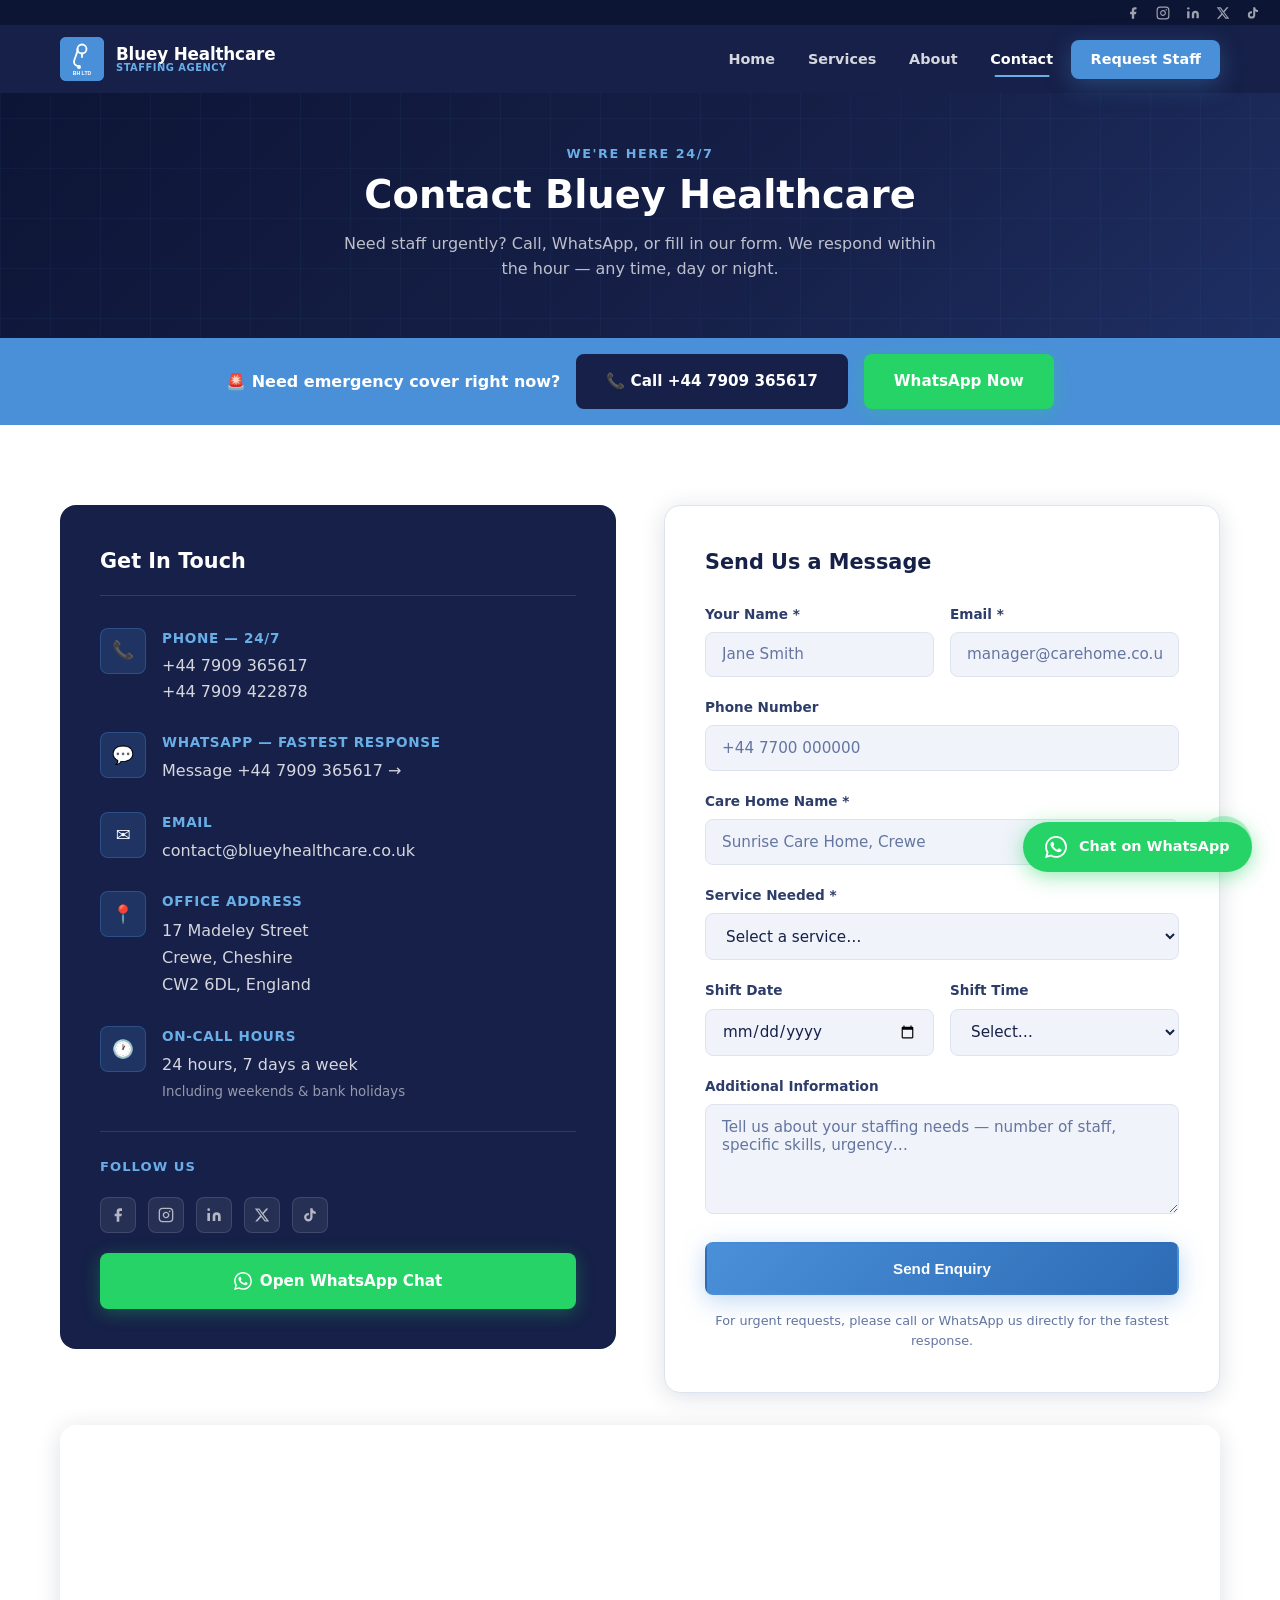
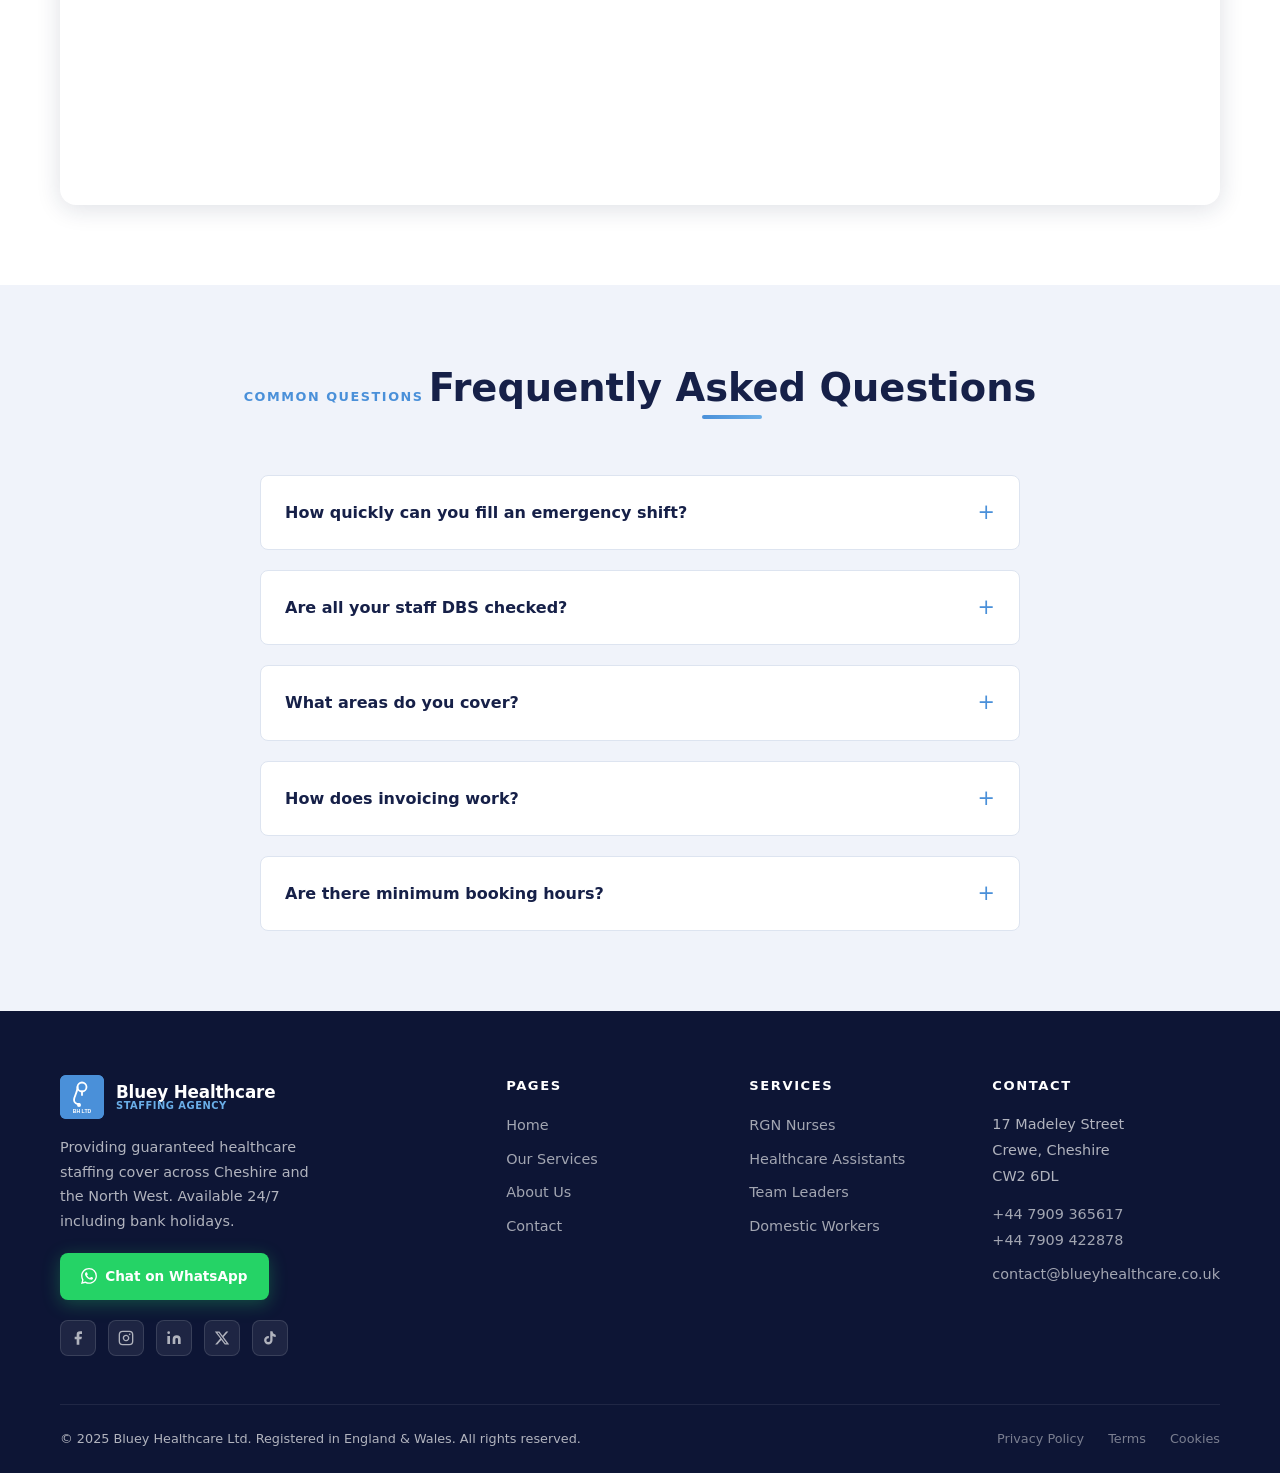
<file: contact.html>
<!DOCTYPE html>
<html lang="en">
<head>
  <meta charset="UTF-8">
  <meta name="viewport" content="width=device-width, initial-scale=1.0">
  <title>Contact Bluey Healthcare Ltd | Healthcare Staffing Crewe, Cheshire</title>
  <meta name="description" content="Contact Bluey Healthcare Ltd 24/7. Call +44 7909 365617, WhatsApp, or email to request emergency or planned healthcare staffing cover in Cheshire and the North West.">
  <meta name="keywords" content="contact Bluey Healthcare, healthcare staffing enquiry, care home staff Cheshire, emergency cover enquiry, nursing agency phone number Crewe">
  <meta name="author" content="Bluey Healthcare Ltd">
  <meta name="robots" content="index, follow">
  <link rel="canonical" href="https://blueyhealthcare.co.uk/contact.html">
  <meta property="og:title" content="Contact Bluey Healthcare Ltd | 24/7 Healthcare Staffing">
  <meta property="og:description" content="Get in touch 24/7 by phone, WhatsApp or email. Serving care homes across Cheshire and North West England.">
  <meta property="og:type" content="website">
  <meta property="og:url" content="https://blueyhealthcare.co.uk/contact.html">
  <script type="application/ld+json">{"@context":"https://schema.org","@type":"LocalBusiness","name":"Bluey Healthcare Ltd","url":"https://blueyhealthcare.co.uk","telephone":["+447909365617","+447909422878"],"email":"contact@blueyhealthcare.co.uk","address":{"@type":"PostalAddress","streetAddress":"17 Madeley Street","addressLocality":"Crewe","addressRegion":"Cheshire","postalCode":"CW2 6DL","addressCountry":"GB"},"openingHoursSpecification":{"@type":"OpeningHoursSpecification","dayOfWeek":["Monday","Tuesday","Wednesday","Thursday","Friday","Saturday","Sunday"],"opens":"00:00","closes":"23:59"}}</script>
  <link rel="stylesheet" href="css/style.css">
</head>
<body>

<div class="scroll-progress" role="progressbar" aria-hidden="true"></div>
<a href="#main" class="skip-link">Skip to main content</a>

<header class="site-header" role="banner">
  <div class="nav-social-strip" aria-label="Social media links">
    <a href="https://facebook.com/blueyhealthcare" target="_blank" rel="noopener" aria-label="Facebook"><svg viewBox="0 0 24 24"><path d="M18 2h-3a5 5 0 00-5 5v3H7v4h3v8h4v-8h3l1-4h-4V7a1 1 0 011-1h3z"/></svg></a>
    <a href="https://instagram.com/blueyhealthcare" target="_blank" rel="noopener" aria-label="Instagram"><svg viewBox="0 0 24 24"><rect x="2" y="2" width="20" height="20" rx="5" ry="5" fill="none" stroke="currentColor" stroke-width="2"/><path d="M16 11.37A4 4 0 1112.63 8 4 4 0 0116 11.37z" fill="none" stroke="currentColor" stroke-width="2"/><line x1="17.5" y1="6.5" x2="17.51" y2="6.5" stroke="currentColor" stroke-width="2.5" stroke-linecap="round"/></svg></a>
    <a href="https://linkedin.com/company/blueyhealthcare" target="_blank" rel="noopener" aria-label="LinkedIn"><svg viewBox="0 0 24 24"><path d="M16 8a6 6 0 016 6v7h-4v-7a2 2 0 00-2-2 2 2 0 00-2 2v7h-4v-7a6 6 0 016-6zM2 9h4v12H2z"/><circle cx="4" cy="4" r="2"/></svg></a>
    <a href="https://x.com/blueyhealthcare" target="_blank" rel="noopener" aria-label="Twitter / X"><svg viewBox="0 0 24 24"><path d="M18.244 2.25h3.308l-7.227 8.26 8.502 11.24H16.17l-5.214-6.817L4.99 21.75H1.68l7.73-8.835L1.254 2.25H8.08l4.713 6.231zm-1.161 17.52h1.833L7.084 4.126H5.117z"/></svg></a>
    <a href="https://tiktok.com/@blueyhealthcare" target="_blank" rel="noopener" aria-label="TikTok"><svg viewBox="0 0 24 24"><path d="M19.59 6.69a4.83 4.83 0 01-3.77-4.25V2h-3.45v13.67a2.89 2.89 0 01-2.88 2.5 2.89 2.89 0 01-2.89-2.89 2.89 2.89 0 012.89-2.89c.28 0 .54.04.79.1V9.01a6.33 6.33 0 00-.79-.05 6.34 6.34 0 00-6.34 6.34 6.34 6.34 0 006.34 6.34 6.34 6.34 0 006.33-6.34V8.94a8.18 8.18 0 004.78 1.53V7.04a4.85 4.85 0 01-1.01-.35z"/></svg></a>
  </div>
  <div class="container nav-inner">
    <a href="index.html" class="nav-logo" aria-label="Bluey Healthcare Ltd home">
      <div class="nav-logo-img">
        <svg viewBox="0 0 44 44" xmlns="http://www.w3.org/2000/svg" aria-hidden="true">
          <rect width="44" height="44" fill="#4A90D9" rx="5"/>
          <circle cx="22" cy="12" r="4.5" fill="none" stroke="#fff" stroke-width="1.8"/>
          <path d="M17.5 12 C17.5 18 14 21 14 25 C14 27.5 16.5 29 19 29" fill="none" stroke="#fff" stroke-width="1.8" stroke-linecap="round"/>
          <circle cx="19" cy="30" r="2" fill="#fff"/>
          <line x1="22" y1="16.5" x2="22" y2="20" stroke="#fff" stroke-width="1.8" stroke-linecap="round"/>
          <text x="22" y="37.5" text-anchor="middle" fill="#fff" font-family="Arial,sans-serif" font-weight="bold" font-size="5.2">BH LTD</text>
        </svg>
      </div>
      <div class="nav-logo-text">
        <span class="nav-logo-name">Bluey Healthcare</span>
        <span class="nav-logo-sub">Staffing Agency</span>
      </div>
    </a>
    <button class="nav-burger" aria-label="Toggle navigation menu" aria-expanded="false">
      <span></span><span></span><span></span>
    </button>
    <nav class="nav-links" aria-label="Main navigation">
      <a href="index.html">Home</a>
      <a href="services.html">Services</a>
      <a href="about.html">About</a>
      <a href="contact.html">Contact</a>
      <a href="https://wa.me/447909365617" class="nav-cta" target="_blank" rel="noopener">Request Staff</a>
    </nav>
  </div>
</header>

<main id="main" class="page-content">

  <section class="page-hero">
    <div class="container">
      <p class="section-label" aria-hidden="true">We're Here 24/7</p>
      <h1 class="section-title">Contact Bluey Healthcare</h1>
      <p>Need staff urgently? Call, WhatsApp, or fill in our form. We respond within the hour — any time, day or night.</p>
    </div>
  </section>

  <!-- Urgent strip -->
  <div style="background:var(--blue);padding:1rem 0;" role="region" aria-label="Emergency contact">
    <div class="container" style="display:flex;flex-wrap:wrap;justify-content:center;align-items:center;gap:1rem;text-align:center;">
      <strong style="color:var(--white);font-size:1rem;">🚨 Need emergency cover right now?</strong>
      <a href="tel:+447909365617" class="btn btn-navy">📞 Call +44 7909 365617</a>
      <a href="https://wa.me/447909365617?text=URGENT%3A%20I%20need%20emergency%20healthcare%20cover." class="btn btn-whatsapp" target="_blank" rel="noopener">WhatsApp Now</a>
    </div>
  </div>

  <!-- Contact Main -->
  <section class="section" aria-labelledby="contact-pg-heading">
    <div class="container">
      <div class="contact-page-grid">

        <div class="fade-in from-left">
          <div class="contact-info-card">
            <h2 id="contact-pg-heading" style="font-size:1.3rem;font-weight:700;margin-bottom:2rem;padding-bottom:1rem;border-bottom:1px solid rgba(255,255,255,.13);">Get In Touch</h2>

            <div class="contact-item">
              <div class="contact-item-icon" aria-hidden="true">📞</div>
              <div class="contact-item-text">
                <strong>Phone — 24/7</strong>
                <a href="tel:+447909365617">+44 7909 365617</a><br>
                <a href="tel:+447909422878">+44 7909 422878</a>
              </div>
            </div>

            <div class="contact-item">
              <div class="contact-item-icon" aria-hidden="true">💬</div>
              <div class="contact-item-text">
                <strong>WhatsApp — Fastest Response</strong>
                <a href="https://wa.me/447909365617?text=Hello%2C%20I%20need%20to%20enquire%20about%20healthcare%20staffing." target="_blank" rel="noopener">Message +44 7909 365617 →</a>
              </div>
            </div>

            <div class="contact-item">
              <div class="contact-item-icon" aria-hidden="true">✉️</div>
              <div class="contact-item-text">
                <strong>Email</strong>
                <a href="mailto:contact@blueyhealthcare.co.uk">contact@blueyhealthcare.co.uk</a>
              </div>
            </div>

            <div class="contact-item">
              <div class="contact-item-icon" aria-hidden="true">📍</div>
              <div class="contact-item-text">
                <strong>Office Address</strong>
                <address style="font-style:normal;color:rgba(255,255,255,.82);line-height:1.7;">
                  17 Madeley Street<br>Crewe, Cheshire<br>CW2 6DL, England
                </address>
              </div>
            </div>

            <div class="contact-item">
              <div class="contact-item-icon" aria-hidden="true">🕐</div>
              <div class="contact-item-text">
                <strong>On-Call Hours</strong>
                <span style="color:rgba(255,255,255,.82);">24 hours, 7 days a week<br><small style="color:rgba(255,255,255,.55);">Including weekends &amp; bank holidays</small></span>
              </div>
            </div>

            <!-- Social links in contact card -->
            <div style="margin-top:1.5rem;padding-top:1.5rem;border-top:1px solid rgba(255,255,255,.12);">
              <p style="font-size:.82rem;font-weight:700;letter-spacing:.08em;text-transform:uppercase;color:var(--blue-light);margin-bottom:.75rem;">Follow Us</p>
              <div class="footer-social">
                <a href="https://facebook.com/blueyhealthcare" target="_blank" rel="noopener" aria-label="Facebook"><svg viewBox="0 0 24 24"><path d="M18 2h-3a5 5 0 00-5 5v3H7v4h3v8h4v-8h3l1-4h-4V7a1 1 0 011-1h3z"/></svg></a>
                <a href="https://instagram.com/blueyhealthcare" target="_blank" rel="noopener" aria-label="Instagram"><svg viewBox="0 0 24 24"><rect x="2" y="2" width="20" height="20" rx="5" ry="5" fill="none" stroke="currentColor" stroke-width="2"/><path d="M16 11.37A4 4 0 1112.63 8 4 4 0 0116 11.37z" fill="none" stroke="currentColor" stroke-width="2"/><line x1="17.5" y1="6.5" x2="17.51" y2="6.5" stroke="currentColor" stroke-width="2.5" stroke-linecap="round"/></svg></a>
                <a href="https://linkedin.com/company/blueyhealthcare" target="_blank" rel="noopener" aria-label="LinkedIn"><svg viewBox="0 0 24 24"><path d="M16 8a6 6 0 016 6v7h-4v-7a2 2 0 00-2-2 2 2 0 00-2 2v7h-4v-7a6 6 0 016-6zM2 9h4v12H2z"/><circle cx="4" cy="4" r="2"/></svg></a>
                <a href="https://x.com/blueyhealthcare" target="_blank" rel="noopener" aria-label="Twitter / X"><svg viewBox="0 0 24 24"><path d="M18.244 2.25h3.308l-7.227 8.26 8.502 11.24H16.17l-5.214-6.817L4.99 21.75H1.68l7.73-8.835L1.254 2.25H8.08l4.713 6.231zm-1.161 17.52h1.833L7.084 4.126H5.117z"/></svg></a>
                <a href="https://tiktok.com/@blueyhealthcare" target="_blank" rel="noopener" aria-label="TikTok"><svg viewBox="0 0 24 24"><path d="M19.59 6.69a4.83 4.83 0 01-3.77-4.25V2h-3.45v13.67a2.89 2.89 0 01-2.88 2.5 2.89 2.89 0 01-2.89-2.89 2.89 2.89 0 012.89-2.89c.28 0 .54.04.79.1V9.01a6.33 6.33 0 00-.79-.05 6.34 6.34 0 00-6.34 6.34 6.34 6.34 0 006.34 6.34 6.34 6.34 0 006.33-6.34V8.94a8.18 8.18 0 004.78 1.53V7.04a4.85 4.85 0 01-1.01-.35z"/></svg></a>
              </div>
            </div>

            <div style="margin-top:1.25rem;">
              <a href="https://wa.me/447909365617?text=Hello%2C%20I%20need%20healthcare%20staff%20cover." class="btn btn-whatsapp" target="_blank" rel="noopener" style="width:100%;justify-content:center;">
                <svg width="18" height="18" viewBox="0 0 24 24" fill="currentColor" aria-hidden="true"><path d="M17.472 14.382c-.297-.149-1.758-.867-2.03-.967-.273-.099-.471-.148-.67.15-.197.297-.767.966-.94 1.164-.173.199-.347.223-.644.075-.297-.15-1.255-.463-2.39-1.475-.883-.788-1.48-1.761-1.653-2.059-.173-.297-.018-.458.13-.606.134-.133.298-.347.446-.52.149-.174.198-.298.298-.497.099-.198.05-.371-.025-.52-.075-.149-.669-1.612-.916-2.207-.242-.579-.487-.5-.669-.51-.173-.008-.371-.01-.57-.01-.198 0-.52.074-.792.372-.272.297-1.04 1.016-1.04 2.479 0 1.462 1.065 2.875 1.213 3.074.149.198 2.096 3.2 5.077 4.487.709.306 1.262.489 1.694.625.712.227 1.36.195 1.871.118.571-.085 1.758-.719 2.006-1.413.248-.694.248-1.289.173-1.413-.074-.124-.272-.198-.57-.347m-5.421 7.403h-.004a9.87 9.87 0 01-5.031-1.378l-.361-.214-3.741.982.998-3.648-.235-.374a9.86 9.86 0 01-1.51-5.26c.001-5.45 4.436-9.884 9.888-9.884 2.64 0 5.122 1.03 6.988 2.898a9.825 9.825 0 012.893 6.994c-.003 5.45-4.437 9.884-9.885 9.884m8.413-18.297A11.815 11.815 0 0012.05 0C5.495 0 .16 5.335.157 11.892c0 2.096.547 4.142 1.588 5.945L.057 24l6.305-1.654a11.882 11.882 0 005.683 1.448h.005c6.554 0 11.89-5.335 11.893-11.893a11.821 11.821 0 00-3.48-8.413z"/></svg>
                Open WhatsApp Chat
              </a>
            </div>
          </div>
        </div>

        <!-- Contact Form -->
        <div class="contact-form-card fade-in from-right">
          <h2 style="font-size:1.3rem;font-weight:700;color:var(--navy);margin-bottom:1.5rem;">Send Us a Message</h2>
          <form class="contact-form" novalidate aria-label="Staffing enquiry form">
            <div class="form-row">
              <div class="form-group">
                <label for="cn">Your Name *</label>
                <input type="text" id="cn" name="name" placeholder="Jane Smith" required autocomplete="name">
              </div>
              <div class="form-group">
                <label for="ce">Email *</label>
                <input type="email" id="ce" name="email" placeholder="manager@carehome.co.uk" required autocomplete="email">
              </div>
            </div>
            <div class="form-group">
              <label for="cp">Phone Number</label>
              <input type="tel" id="cp" name="phone" placeholder="+44 7700 000000" autocomplete="tel">
            </div>
            <div class="form-group">
              <label for="cch">Care Home Name *</label>
              <input type="text" id="cch" name="care_home" placeholder="Sunrise Care Home, Crewe" required>
            </div>
            <div class="form-group">
              <label for="cs">Service Needed *</label>
              <select id="cs" name="service" required>
                <option value="" disabled selected>Select a service…</option>
                <option value="rgn">Registered General Nurse (RGN) — £30/hr</option>
                <option value="hca">Healthcare Assistant (HCA) — £16.50/hr</option>
                <option value="team-leader">Team Leader — £18/hr</option>
                <option value="med-tech">Medication Technician — £18/hr</option>
                <option value="domestic">Domestic Worker — £16.50/hr</option>
                <option value="multiple">Multiple / Mix of staff</option>
                <option value="other">Other / Not sure</option>
              </select>
            </div>
            <div class="form-row">
              <div class="form-group">
                <label for="csd">Shift Date</label>
                <input type="date" id="csd" name="shift_date">
              </div>
              <div class="form-group">
                <label for="cst">Shift Time</label>
                <select id="cst" name="shift_time">
                  <option value="" disabled selected>Select…</option>
                  <option value="days">Days (07:00–19:00)</option>
                  <option value="nights">Nights (19:00–07:00)</option>
                  <option value="early">Early (07:00–14:00)</option>
                  <option value="late">Late (14:00–22:00)</option>
                  <option value="longday">Long Day (07:00–19:30)</option>
                  <option value="not-sure">Not sure yet</option>
                </select>
              </div>
            </div>
            <div class="form-group">
              <label for="cm">Additional Information</label>
              <textarea id="cm" name="message" placeholder="Tell us about your staffing needs — number of staff, specific skills, urgency…"></textarea>
            </div>
            <button type="submit" class="btn btn-primary" style="width:100%;justify-content:center;padding:1rem;">Send Enquiry</button>
            <div class="form-success" role="alert" aria-live="polite">✓ Enquiry sent! We'll be in touch within the hour.</div>
            <p style="font-size:.8rem;color:var(--gray-600);text-align:center;margin-top:1rem;">For urgent requests, please call or WhatsApp us directly for the fastest response.</p>
          </form>
        </div>
      </div>

      <!-- Map -->
      <div class="large-map fade-in" role="region" aria-label="Office location map">
        <iframe src="https://maps.google.com/maps?q=17+Madeley+Street+Crewe+CW2+6DL&output=embed&z=16" title="Bluey Healthcare Ltd — 17 Madeley Street, Crewe, CW2 6DL" loading="lazy" allowfullscreen></iframe>
      </div>
    </div>
  </section>

  <!-- FAQ -->
  <section class="section" style="background:var(--gray-100);" aria-labelledby="faq-heading">
    <div class="container">
      <header class="section-header text-center">
        <p class="section-label" aria-hidden="true">Common Questions</p>
        <h2 class="section-title section-title-underline" id="faq-heading">Frequently Asked Questions</h2>
      </header>
      <div style="max-width:760px;margin-inline:auto;display:flex;flex-direction:column;gap:1.25rem;">
        <details style="background:var(--white);border-radius:var(--radius);padding:1.25rem 1.5rem;border:1px solid var(--gray-200);transition:box-shadow var(--transition);">
          <summary style="font-weight:700;color:var(--navy);cursor:pointer;list-style:none;display:flex;justify-content:space-between;align-items:center;">
            How quickly can you fill an emergency shift?
            <span aria-hidden="true" style="color:var(--blue);font-size:1.3rem;font-weight:300;flex-shrink:0;margin-left:.5rem;">+</span>
          </summary>
          <p style="margin-top:1rem;color:var(--gray-600);line-height:1.7;">We aim to fill emergency shifts within 2–4 hours. Our on-call coordinators operate 24/7 and maintain a pool of available healthcare workers who can be deployed at short notice.</p>
        </details>
        <details style="background:var(--white);border-radius:var(--radius);padding:1.25rem 1.5rem;border:1px solid var(--gray-200);">
          <summary style="font-weight:700;color:var(--navy);cursor:pointer;list-style:none;display:flex;justify-content:space-between;align-items:center;">
            Are all your staff DBS checked?
            <span aria-hidden="true" style="color:var(--blue);font-size:1.3rem;font-weight:300;flex-shrink:0;margin-left:.5rem;">+</span>
          </summary>
          <p style="margin-top:1rem;color:var(--gray-600);line-height:1.7;">Yes — 100% of our workers hold a valid Enhanced DBS certificate. We check the DBS Update Service before every placement and can provide certificates on request.</p>
        </details>
        <details style="background:var(--white);border-radius:var(--radius);padding:1.25rem 1.5rem;border:1px solid var(--gray-200);">
          <summary style="font-weight:700;color:var(--navy);cursor:pointer;list-style:none;display:flex;justify-content:space-between;align-items:center;">
            What areas do you cover?
            <span aria-hidden="true" style="color:var(--blue);font-size:1.3rem;font-weight:300;flex-shrink:0;margin-left:.5rem;">+</span>
          </summary>
          <p style="margin-top:1rem;color:var(--gray-600);line-height:1.7;">We are based in Crewe, Cheshire and primarily serve care homes across Cheshire, Staffordshire, and Greater Manchester. Contact us to discuss your location.</p>
        </details>
        <details style="background:var(--white);border-radius:var(--radius);padding:1.25rem 1.5rem;border:1px solid var(--gray-200);">
          <summary style="font-weight:700;color:var(--navy);cursor:pointer;list-style:none;display:flex;justify-content:space-between;align-items:center;">
            How does invoicing work?
            <span aria-hidden="true" style="color:var(--blue);font-size:1.3rem;font-weight:300;flex-shrink:0;margin-left:.5rem;">+</span>
          </summary>
          <p style="margin-top:1rem;color:var(--gray-600);line-height:1.7;">We issue weekly invoices based on timesheets confirmed by your management team. Payment terms are 14 days from invoice by bank transfer. Contact us to set up a credit account.</p>
        </details>
        <details style="background:var(--white);border-radius:var(--radius);padding:1.25rem 1.5rem;border:1px solid var(--gray-200);">
          <summary style="font-weight:700;color:var(--navy);cursor:pointer;list-style:none;display:flex;justify-content:space-between;align-items:center;">
            Are there minimum booking hours?
            <span aria-hidden="true" style="color:var(--blue);font-size:1.3rem;font-weight:300;flex-shrink:0;margin-left:.5rem;">+</span>
          </summary>
          <p style="margin-top:1rem;color:var(--gray-600);line-height:1.7;">We have a minimum booking of 4 hours per shift. Most placements run for 8 or 12 hours, aligned with standard care home rota patterns for continuity of care.</p>
        </details>
      </div>
    </div>
  </section>

</main>

<footer class="site-footer" role="contentinfo">
  <div class="container">
    <div class="footer-grid">
      <div class="footer-brand">
        <a href="index.html" class="nav-logo" aria-label="Bluey Healthcare Ltd home">
          <div class="nav-logo-img">
            <svg viewBox="0 0 44 44" xmlns="http://www.w3.org/2000/svg" aria-hidden="true">
              <rect width="44" height="44" fill="#4A90D9" rx="5"/>
              <circle cx="22" cy="12" r="4.5" fill="none" stroke="#fff" stroke-width="1.8"/>
              <path d="M17.5 12 C17.5 18 14 21 14 25 C14 27.5 16.5 29 19 29" fill="none" stroke="#fff" stroke-width="1.8" stroke-linecap="round"/>
              <circle cx="19" cy="30" r="2" fill="#fff"/>
              <line x1="22" y1="16.5" x2="22" y2="20" stroke="#fff" stroke-width="1.8" stroke-linecap="round"/>
              <text x="22" y="37.5" text-anchor="middle" fill="#fff" font-family="Arial,sans-serif" font-weight="bold" font-size="5.2">BH LTD</text>
            </svg>
          </div>
          <div class="nav-logo-text">
            <span class="nav-logo-name">Bluey Healthcare</span>
            <span class="nav-logo-sub">Staffing Agency</span>
          </div>
        </a>
        <p>Providing guaranteed healthcare staffing cover across Cheshire and the North West. Available 24/7 including bank holidays.</p>
        <a href="https://wa.me/447909365617" class="btn btn-whatsapp" target="_blank" rel="noopener" style="font-size:.85rem;padding:.65rem 1.2rem;">
          <svg width="16" height="16" viewBox="0 0 24 24" fill="currentColor" aria-hidden="true"><path d="M17.472 14.382c-.297-.149-1.758-.867-2.03-.967-.273-.099-.471-.148-.67.15-.197.297-.767.966-.94 1.164-.173.199-.347.223-.644.075-.297-.15-1.255-.463-2.39-1.475-.883-.788-1.48-1.761-1.653-2.059-.173-.297-.018-.458.13-.606.134-.133.298-.347.446-.52.149-.174.198-.298.298-.497.099-.198.05-.371-.025-.52-.075-.149-.669-1.612-.916-2.207-.242-.579-.487-.5-.669-.51-.173-.008-.371-.01-.57-.01-.198 0-.52.074-.792.372-.272.297-1.04 1.016-1.04 2.479 0 1.462 1.065 2.875 1.213 3.074.149.198 2.096 3.2 5.077 4.487.709.306 1.262.489 1.694.625.712.227 1.36.195 1.871.118.571-.085 1.758-.719 2.006-1.413.248-.694.248-1.289.173-1.413-.074-.124-.272-.198-.57-.347m-5.421 7.403h-.004a9.87 9.87 0 01-5.031-1.378l-.361-.214-3.741.982.998-3.648-.235-.374a9.86 9.86 0 01-1.51-5.26c.001-5.45 4.436-9.884 9.888-9.884 2.64 0 5.122 1.03 6.988 2.898a9.825 9.825 0 012.893 6.994c-.003 5.45-4.437 9.884-9.885 9.884m8.413-18.297A11.815 11.815 0 0012.05 0C5.495 0 .16 5.335.157 11.892c0 2.096.547 4.142 1.588 5.945L.057 24l6.305-1.654a11.882 11.882 0 005.683 1.448h.005c6.554 0 11.89-5.335 11.893-11.893a11.821 11.821 0 00-3.48-8.413z"/></svg>
          Chat on WhatsApp
        </a>
        <div class="footer-social" aria-label="Social media">
          <a href="https://facebook.com/blueyhealthcare" target="_blank" rel="noopener" aria-label="Facebook"><svg viewBox="0 0 24 24"><path d="M18 2h-3a5 5 0 00-5 5v3H7v4h3v8h4v-8h3l1-4h-4V7a1 1 0 011-1h3z"/></svg></a>
          <a href="https://instagram.com/blueyhealthcare" target="_blank" rel="noopener" aria-label="Instagram"><svg viewBox="0 0 24 24"><rect x="2" y="2" width="20" height="20" rx="5" ry="5" fill="none" stroke="currentColor" stroke-width="2"/><path d="M16 11.37A4 4 0 1112.63 8 4 4 0 0116 11.37z" fill="none" stroke="currentColor" stroke-width="2"/><line x1="17.5" y1="6.5" x2="17.51" y2="6.5" stroke="currentColor" stroke-width="2.5" stroke-linecap="round"/></svg></a>
          <a href="https://linkedin.com/company/blueyhealthcare" target="_blank" rel="noopener" aria-label="LinkedIn"><svg viewBox="0 0 24 24"><path d="M16 8a6 6 0 016 6v7h-4v-7a2 2 0 00-2-2 2 2 0 00-2 2v7h-4v-7a6 6 0 016-6zM2 9h4v12H2z"/><circle cx="4" cy="4" r="2"/></svg></a>
          <a href="https://x.com/blueyhealthcare" target="_blank" rel="noopener" aria-label="Twitter / X"><svg viewBox="0 0 24 24"><path d="M18.244 2.25h3.308l-7.227 8.26 8.502 11.24H16.17l-5.214-6.817L4.99 21.75H1.68l7.73-8.835L1.254 2.25H8.08l4.713 6.231zm-1.161 17.52h1.833L7.084 4.126H5.117z"/></svg></a>
          <a href="https://tiktok.com/@blueyhealthcare" target="_blank" rel="noopener" aria-label="TikTok"><svg viewBox="0 0 24 24"><path d="M19.59 6.69a4.83 4.83 0 01-3.77-4.25V2h-3.45v13.67a2.89 2.89 0 01-2.88 2.5 2.89 2.89 0 01-2.89-2.89 2.89 2.89 0 012.89-2.89c.28 0 .54.04.79.1V9.01a6.33 6.33 0 00-.79-.05 6.34 6.34 0 00-6.34 6.34 6.34 6.34 0 006.34 6.34 6.34 6.34 0 006.33-6.34V8.94a8.18 8.18 0 004.78 1.53V7.04a4.85 4.85 0 01-1.01-.35z"/></svg></a>
        </div>
      </div>
      <div class="footer-col">
        <h4>Pages</h4>
        <ul>
          <li><a href="index.html">Home</a></li>
          <li><a href="services.html">Our Services</a></li>
          <li><a href="about.html">About Us</a></li>
          <li><a href="contact.html">Contact</a></li>
        </ul>
      </div>
      <div class="footer-col">
        <h4>Services</h4>
        <ul>
          <li><a href="services.html#rgn">RGN Nurses</a></li>
          <li><a href="services.html#hca">Healthcare Assistants</a></li>
          <li><a href="services.html#team-leader">Team Leaders</a></li>
          <li><a href="services.html#domestic">Domestic Workers</a></li>
        </ul>
      </div>
      <div class="footer-col">
        <h4>Contact</h4>
        <address>
          <p>17 Madeley Street<br>Crewe, Cheshire<br>CW2 6DL</p>
          <p style="margin-top:.75rem;"><a href="tel:+447909365617" style="color:rgba(255,255,255,.62);">+44 7909 365617</a><br><a href="tel:+447909422878" style="color:rgba(255,255,255,.62);">+44 7909 422878</a></p>
          <p style="margin-top:.5rem;"><a href="mailto:contact@blueyhealthcare.co.uk" style="color:rgba(255,255,255,.62);">contact@blueyhealthcare.co.uk</a></p>
        </address>
      </div>
    </div>
    <div class="footer-bottom">
      <p>&copy; 2025 Bluey Healthcare Ltd. Registered in England &amp; Wales. All rights reserved.</p>
      <nav class="footer-bottom-links" aria-label="Legal links">
        <a href="#">Privacy Policy</a>
        <a href="#">Terms</a>
        <a href="#">Cookies</a>
      </nav>
    </div>
  </div>
</footer>

<div class="whatsapp-float-pulse" aria-hidden="true"></div>
<a href="https://wa.me/447909365617?text=Hello%2C%20I%20need%20healthcare%20staff%20cover."
   class="whatsapp-float" target="_blank" rel="noopener"
   aria-label="Chat with us on WhatsApp" data-tooltip="Chat with us">
  <svg viewBox="0 0 24 24" aria-hidden="true"><path d="M17.472 14.382c-.297-.149-1.758-.867-2.03-.967-.273-.099-.471-.148-.67.15-.197.297-.767.966-.94 1.164-.173.199-.347.223-.644.075-.297-.15-1.255-.463-2.39-1.475-.883-.788-1.48-1.761-1.653-2.059-.173-.297-.018-.458.13-.606.134-.133.298-.347.446-.52.149-.174.198-.298.298-.497.099-.198.05-.371-.025-.52-.075-.149-.669-1.612-.916-2.207-.242-.579-.487-.5-.669-.51-.173-.008-.371-.01-.57-.01-.198 0-.52.074-.792.372-.272.297-1.04 1.016-1.04 2.479 0 1.462 1.065 2.875 1.213 3.074.149.198 2.096 3.2 5.077 4.487.709.306 1.262.489 1.694.625.712.227 1.36.195 1.871.118.571-.085 1.758-.719 2.006-1.413.248-.694.248-1.289.173-1.413-.074-.124-.272-.198-.57-.347m-5.421 7.403h-.004a9.87 9.87 0 01-5.031-1.378l-.361-.214-3.741.982.998-3.648-.235-.374a9.86 9.86 0 01-1.51-5.26c.001-5.45 4.436-9.884 9.888-9.884 2.64 0 5.122 1.03 6.988 2.898a9.825 9.825 0 012.893 6.994c-.003 5.45-4.437 9.884-9.885 9.884m8.413-18.297A11.815 11.815 0 0012.05 0C5.495 0 .16 5.335.157 11.892c0 2.096.547 4.142 1.588 5.945L.057 24l6.305-1.654a11.882 11.882 0 005.683 1.448h.005c6.554 0 11.89-5.335 11.893-11.893a11.821 11.821 0 00-3.48-8.413z"/></svg>
  <span>Chat on WhatsApp</span>
</a>

<script src="js/main.js" defer></script>
</body>
</html>
</file>
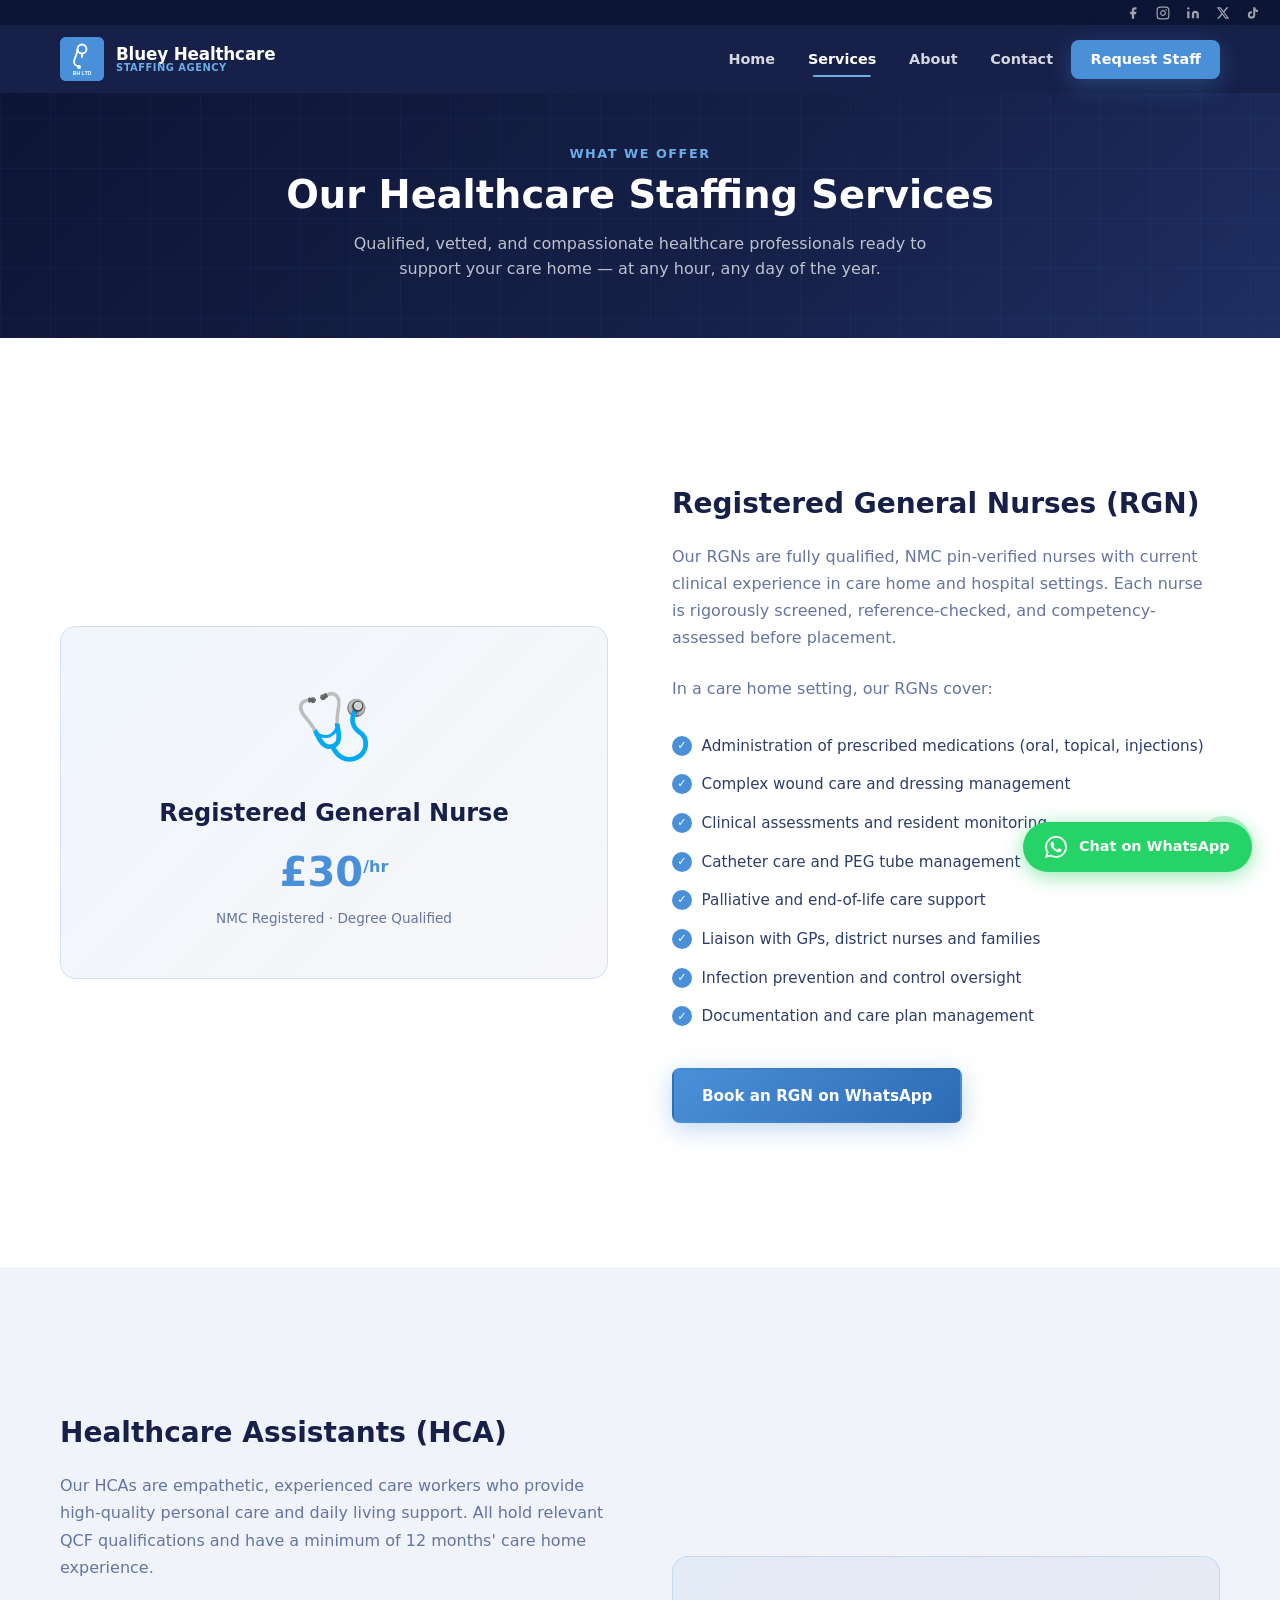
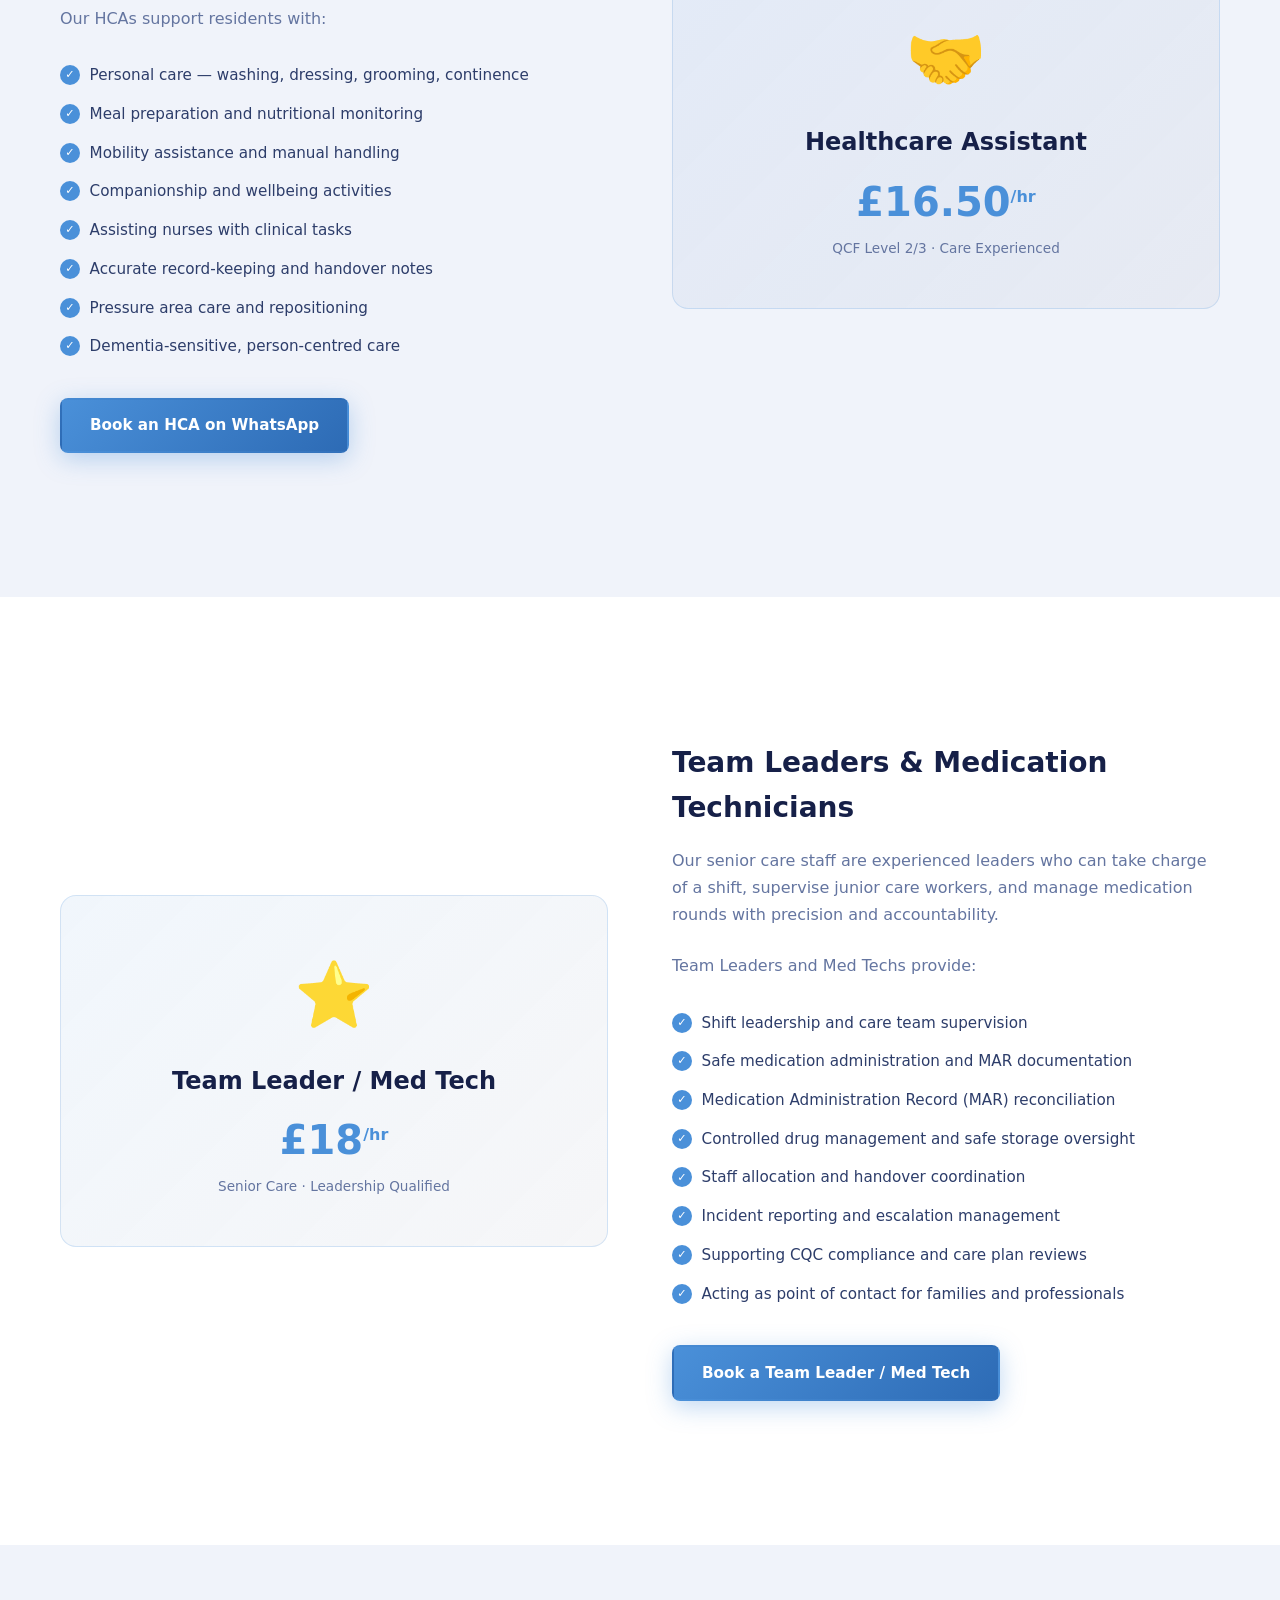
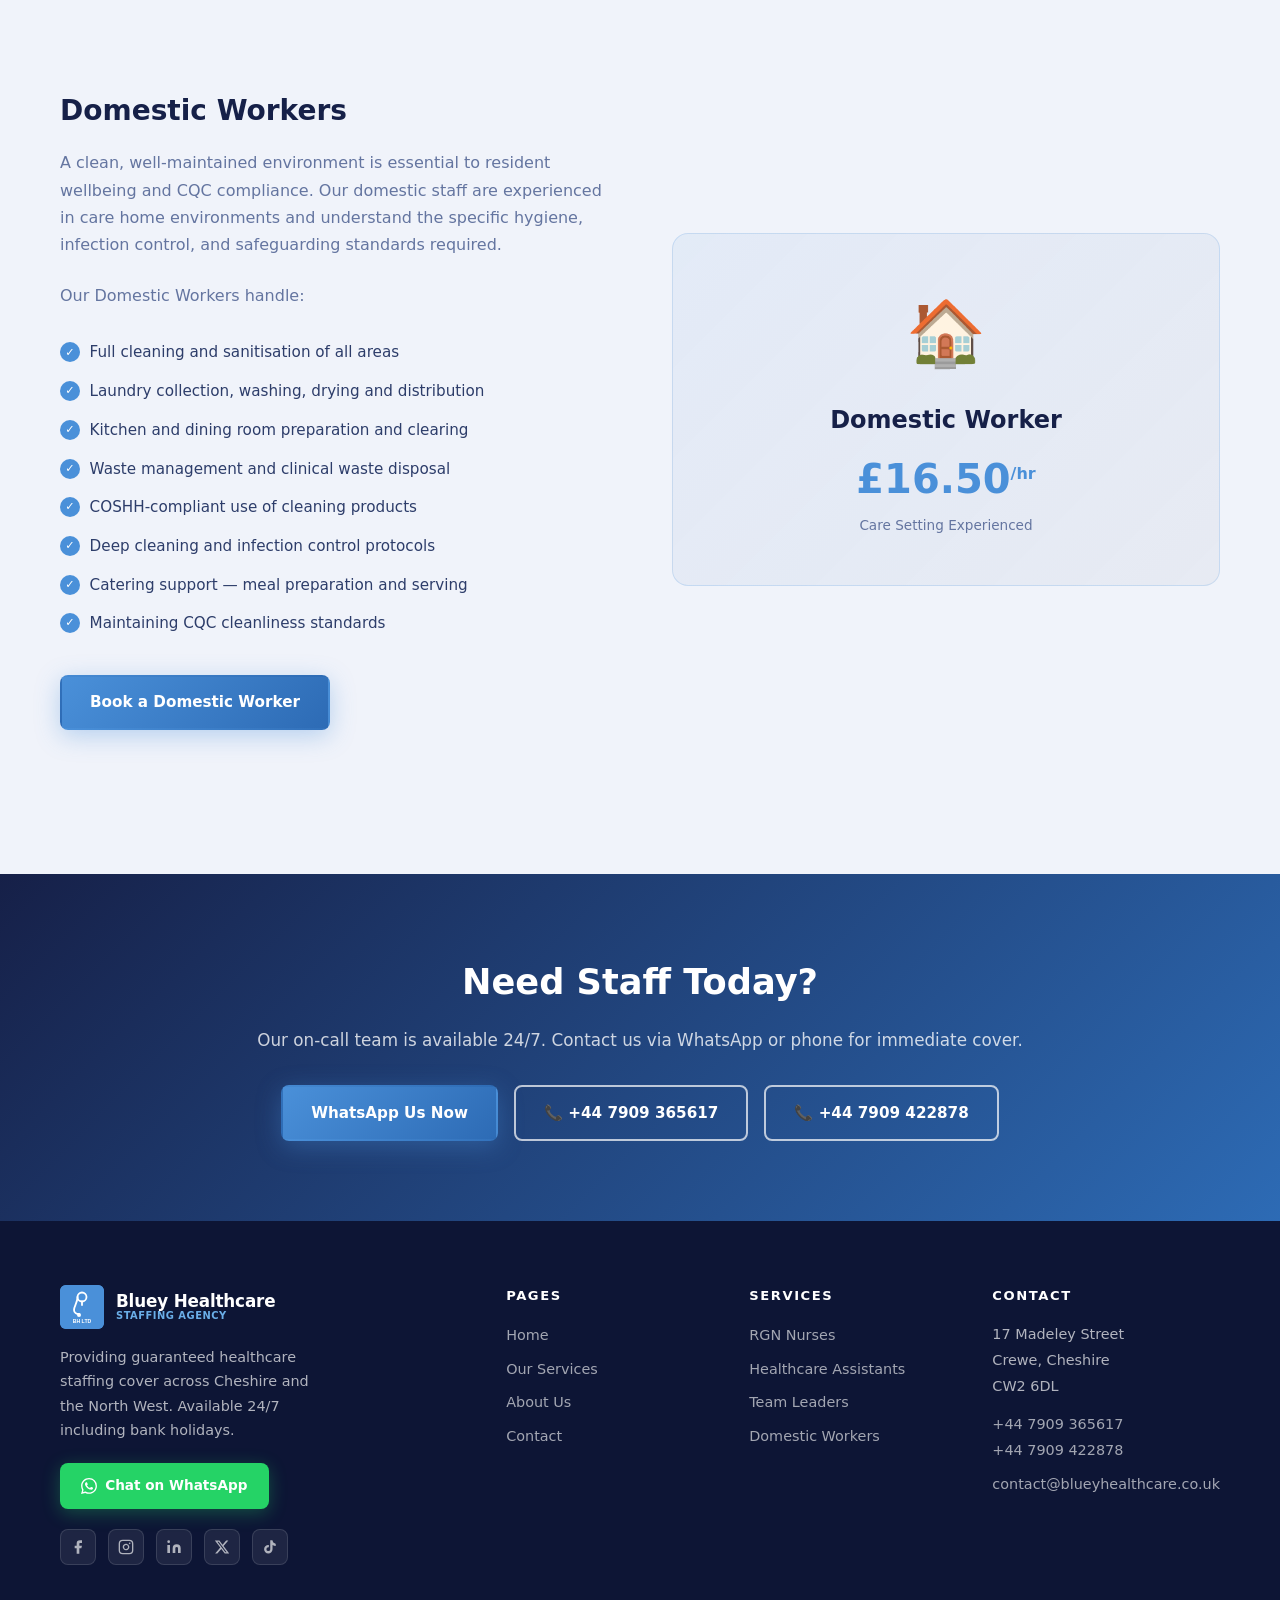
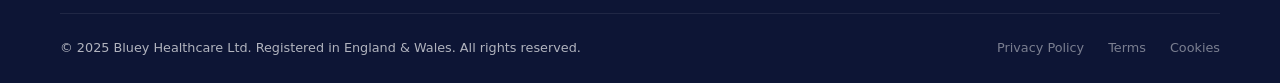
<file: services.html>
<!DOCTYPE html>
<html lang="en">
<head>
  <meta charset="UTF-8">
  <meta name="viewport" content="width=device-width, initial-scale=1.0">
  <title>Healthcare Staffing Services | Bluey Healthcare Ltd | Cheshire</title>
  <meta name="description" content="Bluey Healthcare provides RGNs (£30/hr), HCAs (£16.50/hr), Team Leaders, Medication Technicians and Domestic Workers to care homes across Cheshire and the North West. 24/7 cover.">
  <meta name="keywords" content="RGN nurses Cheshire, HCA agency Crewe, healthcare assistants North West, team leader care home, medication technician agency, domestic workers care home Cheshire">
  <meta name="author" content="Bluey Healthcare Ltd">
  <meta name="robots" content="index, follow">
  <link rel="canonical" href="https://blueyhealthcare.co.uk/services.html">
  <meta property="og:title" content="Healthcare Staffing Services | Bluey Healthcare Ltd">
  <meta property="og:description" content="Qualified RGNs, HCAs, Team Leaders &amp; Domestic Workers for care homes across Cheshire. Book emergency or planned cover 24/7.">
  <meta property="og:type" content="website">
  <meta property="og:url" content="https://blueyhealthcare.co.uk/services.html">
  <script type="application/ld+json">{"@context":"https://schema.org","@type":"LocalBusiness","name":"Bluey Healthcare Ltd","url":"https://blueyhealthcare.co.uk","telephone":"+447909365617","address":{"@type":"PostalAddress","streetAddress":"17 Madeley Street","addressLocality":"Crewe","addressRegion":"Cheshire","postalCode":"CW2 6DL","addressCountry":"GB"}}</script>
  <link rel="stylesheet" href="css/style.css">
</head>
<body>

<div class="scroll-progress" role="progressbar" aria-hidden="true"></div>
<a href="#main" class="skip-link">Skip to main content</a>

<header class="site-header" role="banner">
  <div class="nav-social-strip" aria-label="Social media links">
    <a href="https://facebook.com/blueyhealthcare" target="_blank" rel="noopener" aria-label="Facebook"><svg viewBox="0 0 24 24"><path d="M18 2h-3a5 5 0 00-5 5v3H7v4h3v8h4v-8h3l1-4h-4V7a1 1 0 011-1h3z"/></svg></a>
    <a href="https://instagram.com/blueyhealthcare" target="_blank" rel="noopener" aria-label="Instagram"><svg viewBox="0 0 24 24"><rect x="2" y="2" width="20" height="20" rx="5" ry="5" fill="none" stroke="currentColor" stroke-width="2"/><path d="M16 11.37A4 4 0 1112.63 8 4 4 0 0116 11.37z" fill="none" stroke="currentColor" stroke-width="2"/><line x1="17.5" y1="6.5" x2="17.51" y2="6.5" stroke="currentColor" stroke-width="2.5" stroke-linecap="round"/></svg></a>
    <a href="https://linkedin.com/company/blueyhealthcare" target="_blank" rel="noopener" aria-label="LinkedIn"><svg viewBox="0 0 24 24"><path d="M16 8a6 6 0 016 6v7h-4v-7a2 2 0 00-2-2 2 2 0 00-2 2v7h-4v-7a6 6 0 016-6zM2 9h4v12H2z"/><circle cx="4" cy="4" r="2"/></svg></a>
    <a href="https://x.com/blueyhealthcare" target="_blank" rel="noopener" aria-label="Twitter / X"><svg viewBox="0 0 24 24"><path d="M18.244 2.25h3.308l-7.227 8.26 8.502 11.24H16.17l-5.214-6.817L4.99 21.75H1.68l7.73-8.835L1.254 2.25H8.08l4.713 6.231zm-1.161 17.52h1.833L7.084 4.126H5.117z"/></svg></a>
    <a href="https://tiktok.com/@blueyhealthcare" target="_blank" rel="noopener" aria-label="TikTok"><svg viewBox="0 0 24 24"><path d="M19.59 6.69a4.83 4.83 0 01-3.77-4.25V2h-3.45v13.67a2.89 2.89 0 01-2.88 2.5 2.89 2.89 0 01-2.89-2.89 2.89 2.89 0 012.89-2.89c.28 0 .54.04.79.1V9.01a6.33 6.33 0 00-.79-.05 6.34 6.34 0 00-6.34 6.34 6.34 6.34 0 006.34 6.34 6.34 6.34 0 006.33-6.34V8.94a8.18 8.18 0 004.78 1.53V7.04a4.85 4.85 0 01-1.01-.35z"/></svg></a>
  </div>
  <div class="container nav-inner">
    <a href="index.html" class="nav-logo" aria-label="Bluey Healthcare Ltd home">
      <div class="nav-logo-img">
        <svg viewBox="0 0 44 44" xmlns="http://www.w3.org/2000/svg" aria-hidden="true">
          <rect width="44" height="44" fill="#4A90D9" rx="5"/>
          <circle cx="22" cy="12" r="4.5" fill="none" stroke="#fff" stroke-width="1.8"/>
          <path d="M17.5 12 C17.5 18 14 21 14 25 C14 27.5 16.5 29 19 29" fill="none" stroke="#fff" stroke-width="1.8" stroke-linecap="round"/>
          <circle cx="19" cy="30" r="2" fill="#fff"/>
          <line x1="22" y1="16.5" x2="22" y2="20" stroke="#fff" stroke-width="1.8" stroke-linecap="round"/>
          <text x="22" y="37.5" text-anchor="middle" fill="#fff" font-family="Arial,sans-serif" font-weight="bold" font-size="5.2">BH LTD</text>
        </svg>
      </div>
      <div class="nav-logo-text">
        <span class="nav-logo-name">Bluey Healthcare</span>
        <span class="nav-logo-sub">Staffing Agency</span>
      </div>
    </a>
    <button class="nav-burger" aria-label="Toggle navigation menu" aria-expanded="false">
      <span></span><span></span><span></span>
    </button>
    <nav class="nav-links" aria-label="Main navigation">
      <a href="index.html">Home</a>
      <a href="services.html">Services</a>
      <a href="about.html">About</a>
      <a href="contact.html">Contact</a>
      <a href="https://wa.me/447909365617" class="nav-cta" target="_blank" rel="noopener">Request Staff</a>
    </nav>
  </div>
</header>

<main id="main" class="page-content">

  <section class="page-hero">
    <div class="container">
      <p class="section-label" aria-hidden="true">What We Offer</p>
      <h1 class="section-title">Our Healthcare Staffing Services</h1>
      <p>Qualified, vetted, and compassionate healthcare professionals ready to support your care home — at any hour, any day of the year.</p>
    </div>
  </section>

  <!-- RGN -->
  <section class="section" id="rgn" aria-labelledby="rgn-heading">
    <div class="container">
      <div class="service-detail">
        <div class="service-detail-visual fade-in scale-in">
          <span class="service-detail-icon" aria-hidden="true">🩺</span>
          <div class="service-detail-title">Registered General Nurse</div>
          <div class="service-detail-price">£30<sup style="font-size:1rem">/hr</sup></div>
          <div class="service-detail-price-sub">NMC Registered · Degree Qualified</div>
        </div>
        <div class="service-detail-content fade-in from-right">
          <h2 id="rgn-heading">Registered General Nurses (RGN)</h2>
          <p>Our RGNs are fully qualified, NMC pin-verified nurses with current clinical experience in care home and hospital settings. Each nurse is rigorously screened, reference-checked, and competency-assessed before placement.</p>
          <p>In a care home setting, our RGNs cover:</p>
          <ul class="duties-list" aria-label="RGN duties">
            <li>Administration of prescribed medications (oral, topical, injections)</li>
            <li>Complex wound care and dressing management</li>
            <li>Clinical assessments and resident monitoring</li>
            <li>Catheter care and PEG tube management</li>
            <li>Palliative and end-of-life care support</li>
            <li>Liaison with GPs, district nurses and families</li>
            <li>Infection prevention and control oversight</li>
            <li>Documentation and care plan management</li>
          </ul>
          <a href="https://wa.me/447909365617?text=Hello%2C%20I%20need%20to%20book%20an%20RGN%20nurse." class="btn btn-primary" target="_blank" rel="noopener">Book an RGN on WhatsApp</a>
        </div>
      </div>
    </div>
  </section>

  <!-- HCA -->
  <section class="section" id="hca" style="background:var(--gray-100);" aria-labelledby="hca-heading">
    <div class="container">
      <div class="service-detail reverse">
        <div class="service-detail-visual fade-in scale-in">
          <span class="service-detail-icon" aria-hidden="true">🤝</span>
          <div class="service-detail-title">Healthcare Assistant</div>
          <div class="service-detail-price">£16.50<sup style="font-size:1rem">/hr</sup></div>
          <div class="service-detail-price-sub">QCF Level 2/3 · Care Experienced</div>
        </div>
        <div class="service-detail-content fade-in from-left">
          <h2 id="hca-heading">Healthcare Assistants (HCA)</h2>
          <p>Our HCAs are empathetic, experienced care workers who provide high-quality personal care and daily living support. All hold relevant QCF qualifications and have a minimum of 12 months' care home experience.</p>
          <p>Our HCAs support residents with:</p>
          <ul class="duties-list" aria-label="HCA duties">
            <li>Personal care — washing, dressing, grooming, continence</li>
            <li>Meal preparation and nutritional monitoring</li>
            <li>Mobility assistance and manual handling</li>
            <li>Companionship and wellbeing activities</li>
            <li>Assisting nurses with clinical tasks</li>
            <li>Accurate record-keeping and handover notes</li>
            <li>Pressure area care and repositioning</li>
            <li>Dementia-sensitive, person-centred care</li>
          </ul>
          <a href="https://wa.me/447909365617?text=Hello%2C%20I%20need%20to%20book%20a%20Healthcare%20Assistant." class="btn btn-primary" target="_blank" rel="noopener">Book an HCA on WhatsApp</a>
        </div>
      </div>
    </div>
  </section>

  <!-- Team Leaders / Med Techs -->
  <section class="section" id="team-leader" aria-labelledby="tl-heading">
    <div class="container">
      <div class="service-detail">
        <div class="service-detail-visual fade-in scale-in">
          <span class="service-detail-icon" aria-hidden="true">⭐</span>
          <div class="service-detail-title">Team Leader / Med Tech</div>
          <div class="service-detail-price">£18<sup style="font-size:1rem">/hr</sup></div>
          <div class="service-detail-price-sub">Senior Care · Leadership Qualified</div>
        </div>
        <div class="service-detail-content fade-in from-right">
          <h2 id="tl-heading">Team Leaders &amp; Medication Technicians</h2>
          <p>Our senior care staff are experienced leaders who can take charge of a shift, supervise junior care workers, and manage medication rounds with precision and accountability.</p>
          <p>Team Leaders and Med Techs provide:</p>
          <ul class="duties-list" aria-label="Team Leader duties">
            <li>Shift leadership and care team supervision</li>
            <li>Safe medication administration and MAR documentation</li>
            <li>Medication Administration Record (MAR) reconciliation</li>
            <li>Controlled drug management and safe storage oversight</li>
            <li>Staff allocation and handover coordination</li>
            <li>Incident reporting and escalation management</li>
            <li>Supporting CQC compliance and care plan reviews</li>
            <li>Acting as point of contact for families and professionals</li>
          </ul>
          <a href="https://wa.me/447909365617?text=Hello%2C%20I%20need%20a%20Team%20Leader%20or%20Medication%20Technician." class="btn btn-primary" target="_blank" rel="noopener">Book a Team Leader / Med Tech</a>
        </div>
      </div>
    </div>
  </section>

  <!-- Domestic Workers -->
  <section class="section" id="domestic" style="background:var(--gray-100);" aria-labelledby="dom-heading">
    <div class="container">
      <div class="service-detail reverse">
        <div class="service-detail-visual fade-in scale-in">
          <span class="service-detail-icon" aria-hidden="true">🏠</span>
          <div class="service-detail-title">Domestic Worker</div>
          <div class="service-detail-price">£16.50<sup style="font-size:1rem">/hr</sup></div>
          <div class="service-detail-price-sub">Care Setting Experienced</div>
        </div>
        <div class="service-detail-content fade-in from-left">
          <h2 id="dom-heading">Domestic Workers</h2>
          <p>A clean, well-maintained environment is essential to resident wellbeing and CQC compliance. Our domestic staff are experienced in care home environments and understand the specific hygiene, infection control, and safeguarding standards required.</p>
          <p>Our Domestic Workers handle:</p>
          <ul class="duties-list" aria-label="Domestic Worker duties">
            <li>Full cleaning and sanitisation of all areas</li>
            <li>Laundry collection, washing, drying and distribution</li>
            <li>Kitchen and dining room preparation and clearing</li>
            <li>Waste management and clinical waste disposal</li>
            <li>COSHH-compliant use of cleaning products</li>
            <li>Deep cleaning and infection control protocols</li>
            <li>Catering support — meal preparation and serving</li>
            <li>Maintaining CQC cleanliness standards</li>
          </ul>
          <a href="https://wa.me/447909365617?text=Hello%2C%20I%20need%20to%20book%20a%20Domestic%20Worker." class="btn btn-primary" target="_blank" rel="noopener">Book a Domestic Worker</a>
        </div>
      </div>
    </div>
  </section>

  <section class="cta-banner" aria-labelledby="cta-svc">
    <div class="container">
      <h2 id="cta-svc">Need Staff Today?</h2>
      <p>Our on-call team is available 24/7. Contact us via WhatsApp or phone for immediate cover.</p>
      <div class="cta-buttons">
        <a href="https://wa.me/447909365617?text=Hello%2C%20I%20need%20urgent%20healthcare%20staff%20cover." class="btn btn-primary" target="_blank" rel="noopener">WhatsApp Us Now</a>
        <a href="tel:+447909365617" class="btn btn-secondary">📞 +44 7909 365617</a>
        <a href="tel:+447909422878" class="btn btn-secondary">📞 +44 7909 422878</a>
      </div>
    </div>
  </section>

</main>

<footer class="site-footer" role="contentinfo">
  <div class="container">
    <div class="footer-grid">
      <div class="footer-brand">
        <a href="index.html" class="nav-logo" aria-label="Bluey Healthcare Ltd home">
          <div class="nav-logo-img">
            <svg viewBox="0 0 44 44" xmlns="http://www.w3.org/2000/svg" aria-hidden="true">
              <rect width="44" height="44" fill="#4A90D9" rx="5"/>
              <circle cx="22" cy="12" r="4.5" fill="none" stroke="#fff" stroke-width="1.8"/>
              <path d="M17.5 12 C17.5 18 14 21 14 25 C14 27.5 16.5 29 19 29" fill="none" stroke="#fff" stroke-width="1.8" stroke-linecap="round"/>
              <circle cx="19" cy="30" r="2" fill="#fff"/>
              <line x1="22" y1="16.5" x2="22" y2="20" stroke="#fff" stroke-width="1.8" stroke-linecap="round"/>
              <text x="22" y="37.5" text-anchor="middle" fill="#fff" font-family="Arial,sans-serif" font-weight="bold" font-size="5.2">BH LTD</text>
            </svg>
          </div>
          <div class="nav-logo-text">
            <span class="nav-logo-name">Bluey Healthcare</span>
            <span class="nav-logo-sub">Staffing Agency</span>
          </div>
        </a>
        <p>Providing guaranteed healthcare staffing cover across Cheshire and the North West. Available 24/7 including bank holidays.</p>
        <a href="https://wa.me/447909365617" class="btn btn-whatsapp" target="_blank" rel="noopener" style="font-size:.85rem;padding:.65rem 1.2rem;">
          <svg width="16" height="16" viewBox="0 0 24 24" fill="currentColor" aria-hidden="true"><path d="M17.472 14.382c-.297-.149-1.758-.867-2.03-.967-.273-.099-.471-.148-.67.15-.197.297-.767.966-.94 1.164-.173.199-.347.223-.644.075-.297-.15-1.255-.463-2.39-1.475-.883-.788-1.48-1.761-1.653-2.059-.173-.297-.018-.458.13-.606.134-.133.298-.347.446-.52.149-.174.198-.298.298-.497.099-.198.05-.371-.025-.52-.075-.149-.669-1.612-.916-2.207-.242-.579-.487-.5-.669-.51-.173-.008-.371-.01-.57-.01-.198 0-.52.074-.792.372-.272.297-1.04 1.016-1.04 2.479 0 1.462 1.065 2.875 1.213 3.074.149.198 2.096 3.2 5.077 4.487.709.306 1.262.489 1.694.625.712.227 1.36.195 1.871.118.571-.085 1.758-.719 2.006-1.413.248-.694.248-1.289.173-1.413-.074-.124-.272-.198-.57-.347m-5.421 7.403h-.004a9.87 9.87 0 01-5.031-1.378l-.361-.214-3.741.982.998-3.648-.235-.374a9.86 9.86 0 01-1.51-5.26c.001-5.45 4.436-9.884 9.888-9.884 2.64 0 5.122 1.03 6.988 2.898a9.825 9.825 0 012.893 6.994c-.003 5.45-4.437 9.884-9.885 9.884m8.413-18.297A11.815 11.815 0 0012.05 0C5.495 0 .16 5.335.157 11.892c0 2.096.547 4.142 1.588 5.945L.057 24l6.305-1.654a11.882 11.882 0 005.683 1.448h.005c6.554 0 11.89-5.335 11.893-11.893a11.821 11.821 0 00-3.48-8.413z"/></svg>
          Chat on WhatsApp
        </a>
        <div class="footer-social" aria-label="Social media">
          <a href="https://facebook.com/blueyhealthcare" target="_blank" rel="noopener" aria-label="Facebook"><svg viewBox="0 0 24 24"><path d="M18 2h-3a5 5 0 00-5 5v3H7v4h3v8h4v-8h3l1-4h-4V7a1 1 0 011-1h3z"/></svg></a>
          <a href="https://instagram.com/blueyhealthcare" target="_blank" rel="noopener" aria-label="Instagram"><svg viewBox="0 0 24 24"><rect x="2" y="2" width="20" height="20" rx="5" ry="5" fill="none" stroke="currentColor" stroke-width="2"/><path d="M16 11.37A4 4 0 1112.63 8 4 4 0 0116 11.37z" fill="none" stroke="currentColor" stroke-width="2"/><line x1="17.5" y1="6.5" x2="17.51" y2="6.5" stroke="currentColor" stroke-width="2.5" stroke-linecap="round"/></svg></a>
          <a href="https://linkedin.com/company/blueyhealthcare" target="_blank" rel="noopener" aria-label="LinkedIn"><svg viewBox="0 0 24 24"><path d="M16 8a6 6 0 016 6v7h-4v-7a2 2 0 00-2-2 2 2 0 00-2 2v7h-4v-7a6 6 0 016-6zM2 9h4v12H2z"/><circle cx="4" cy="4" r="2"/></svg></a>
          <a href="https://x.com/blueyhealthcare" target="_blank" rel="noopener" aria-label="Twitter / X"><svg viewBox="0 0 24 24"><path d="M18.244 2.25h3.308l-7.227 8.26 8.502 11.24H16.17l-5.214-6.817L4.99 21.75H1.68l7.73-8.835L1.254 2.25H8.08l4.713 6.231zm-1.161 17.52h1.833L7.084 4.126H5.117z"/></svg></a>
          <a href="https://tiktok.com/@blueyhealthcare" target="_blank" rel="noopener" aria-label="TikTok"><svg viewBox="0 0 24 24"><path d="M19.59 6.69a4.83 4.83 0 01-3.77-4.25V2h-3.45v13.67a2.89 2.89 0 01-2.88 2.5 2.89 2.89 0 01-2.89-2.89 2.89 2.89 0 012.89-2.89c.28 0 .54.04.79.1V9.01a6.33 6.33 0 00-.79-.05 6.34 6.34 0 00-6.34 6.34 6.34 6.34 0 006.34 6.34 6.34 6.34 0 006.33-6.34V8.94a8.18 8.18 0 004.78 1.53V7.04a4.85 4.85 0 01-1.01-.35z"/></svg></a>
        </div>
      </div>
      <div class="footer-col">
        <h4>Pages</h4>
        <ul>
          <li><a href="index.html">Home</a></li>
          <li><a href="services.html">Our Services</a></li>
          <li><a href="about.html">About Us</a></li>
          <li><a href="contact.html">Contact</a></li>
        </ul>
      </div>
      <div class="footer-col">
        <h4>Services</h4>
        <ul>
          <li><a href="services.html#rgn">RGN Nurses</a></li>
          <li><a href="services.html#hca">Healthcare Assistants</a></li>
          <li><a href="services.html#team-leader">Team Leaders</a></li>
          <li><a href="services.html#domestic">Domestic Workers</a></li>
        </ul>
      </div>
      <div class="footer-col">
        <h4>Contact</h4>
        <address>
          <p>17 Madeley Street<br>Crewe, Cheshire<br>CW2 6DL</p>
          <p style="margin-top:.75rem;"><a href="tel:+447909365617" style="color:rgba(255,255,255,.62);">+44 7909 365617</a><br><a href="tel:+447909422878" style="color:rgba(255,255,255,.62);">+44 7909 422878</a></p>
          <p style="margin-top:.5rem;"><a href="mailto:contact@blueyhealthcare.co.uk" style="color:rgba(255,255,255,.62);">contact@blueyhealthcare.co.uk</a></p>
        </address>
      </div>
    </div>
    <div class="footer-bottom">
      <p>&copy; 2025 Bluey Healthcare Ltd. Registered in England &amp; Wales. All rights reserved.</p>
      <nav class="footer-bottom-links" aria-label="Legal links">
        <a href="#">Privacy Policy</a>
        <a href="#">Terms</a>
        <a href="#">Cookies</a>
      </nav>
    </div>
  </div>
</footer>

<div class="whatsapp-float-pulse" aria-hidden="true"></div>
<a href="https://wa.me/447909365617?text=Hello%2C%20I%20need%20healthcare%20staff%20cover."
   class="whatsapp-float" target="_blank" rel="noopener"
   aria-label="Chat with us on WhatsApp" data-tooltip="Chat with us">
  <svg viewBox="0 0 24 24" aria-hidden="true"><path d="M17.472 14.382c-.297-.149-1.758-.867-2.03-.967-.273-.099-.471-.148-.67.15-.197.297-.767.966-.94 1.164-.173.199-.347.223-.644.075-.297-.15-1.255-.463-2.39-1.475-.883-.788-1.48-1.761-1.653-2.059-.173-.297-.018-.458.13-.606.134-.133.298-.347.446-.52.149-.174.198-.298.298-.497.099-.198.05-.371-.025-.52-.075-.149-.669-1.612-.916-2.207-.242-.579-.487-.5-.669-.51-.173-.008-.371-.01-.57-.01-.198 0-.52.074-.792.372-.272.297-1.04 1.016-1.04 2.479 0 1.462 1.065 2.875 1.213 3.074.149.198 2.096 3.2 5.077 4.487.709.306 1.262.489 1.694.625.712.227 1.36.195 1.871.118.571-.085 1.758-.719 2.006-1.413.248-.694.248-1.289.173-1.413-.074-.124-.272-.198-.57-.347m-5.421 7.403h-.004a9.87 9.87 0 01-5.031-1.378l-.361-.214-3.741.982.998-3.648-.235-.374a9.86 9.86 0 01-1.51-5.26c.001-5.45 4.436-9.884 9.888-9.884 2.64 0 5.122 1.03 6.988 2.898a9.825 9.825 0 012.893 6.994c-.003 5.45-4.437 9.884-9.885 9.884m8.413-18.297A11.815 11.815 0 0012.05 0C5.495 0 .16 5.335.157 11.892c0 2.096.547 4.142 1.588 5.945L.057 24l6.305-1.654a11.882 11.882 0 005.683 1.448h.005c6.554 0 11.89-5.335 11.893-11.893a11.821 11.821 0 00-3.48-8.413z"/></svg>
  <span>Chat on WhatsApp</span>
</a>

<script src="js/main.js" defer></script>
</body>
</html>
</file>
<file: css/style.css>
/* ============================================================
   Bluey Healthcare Ltd — Main Stylesheet v2
   Brand: Navy #162048 | Sky Blue #4A90D9 | White #FFFFFF
   ============================================================ */

:root {
  --navy:        #162048;
  --navy-light:  #1e2f63;
  --navy-dark:   #0d1535;
  --blue:        #4A90D9;
  --blue-dark:   #2d6bb5;
  --blue-light:  #6aaee8;
  --blue-pale:   #dceefb;
  --white:       #FFFFFF;
  --off-white:   #f5f7fc;
  --gray-100:    #f0f3fa;
  --gray-200:    #dde4f0;
  --gray-600:    #6475a0;
  --gray-800:    #2d3d6a;
  --text-dark:   #162048;
  --text-mid:    #3a5a9a;
  --shadow-sm:   0 2px 12px rgba(22,32,72,.08);
  --shadow-md:   0 4px 24px rgba(22,32,72,.14);
  --shadow-lg:   0 8px 48px rgba(22,32,72,.2);
  --shadow-blue: 0 6px 24px rgba(74,144,217,.35);
  --radius:      8px;
  --radius-lg:   16px;
  --transition:  .25s ease;
  --max-width:   1200px;
}

/* ── Reset ─────────────────────────────────────────────────── */
*, *::before, *::after { box-sizing: border-box; margin: 0; padding: 0; }
html { scroll-behavior: smooth; font-size: 16px; }
body {
  font-family: 'Segoe UI', system-ui, -apple-system, sans-serif;
  color: var(--text-dark);
  background: var(--white);
  line-height: 1.6;
  overflow-x: hidden;
}
img { max-width: 100%; height: auto; display: block; }
a { color: inherit; text-decoration: none; }
ul { list-style: none; }

/* ── Scroll Progress Bar ───────────────────────────────────── */
.scroll-progress {
  position: fixed;
  top: 0;
  left: 0;
  height: 3px;
  background: linear-gradient(90deg, var(--blue) 0%, var(--blue-light) 100%);
  width: 0%;
  z-index: 9999;
  transition: width .1s linear;
}

/* ── Utilities ─────────────────────────────────────────────── */
.container {
  width: 100%;
  max-width: var(--max-width);
  margin-inline: auto;
  padding-inline: 1.25rem;
}
.section-label {
  display: inline-block;
  font-size: .8rem;
  font-weight: 700;
  letter-spacing: .12em;
  text-transform: uppercase;
  color: var(--blue);
  margin-bottom: .5rem;
}
.section-title {
  font-size: clamp(1.6rem, 4vw, 2.4rem);
  font-weight: 800;
  line-height: 1.2;
  margin-bottom: 1rem;
  color: var(--navy);
}
.section-subtitle {
  font-size: 1.05rem;
  color: var(--gray-600);
  max-width: 52ch;
}
.text-center { text-align: center; }
.text-center .section-subtitle { margin-inline: auto; }

/* ── Buttons ───────────────────────────────────────────────── */
.btn {
  display: inline-flex;
  align-items: center;
  gap: .5rem;
  padding: .85rem 1.75rem;
  border-radius: var(--radius);
  font-weight: 700;
  font-size: .95rem;
  cursor: pointer;
  transition: all var(--transition);
  border: 2px solid transparent;
  white-space: nowrap;
  text-decoration: none;
  position: relative;
  overflow: hidden;
}

/* shimmer pseudo-element on primary btn */
.btn-primary::after {
  content: '';
  position: absolute;
  top: 0;
  left: -100%;
  width: 60%;
  height: 100%;
  background: linear-gradient(120deg, transparent, rgba(255,255,255,.35), transparent);
  transform: skewX(-20deg);
  animation: shimmerBtn 3s infinite;
}
@keyframes shimmerBtn {
  0%   { left: -100%; }
  60%, 100% { left: 160%; }
}

.btn-primary {
  background: linear-gradient(135deg, var(--blue) 0%, var(--blue-dark) 100%);
  color: var(--white);
  box-shadow: var(--shadow-blue);
}
.btn-primary:hover {
  background: linear-gradient(135deg, var(--blue-dark) 0%, var(--navy) 100%);
  transform: translateY(-2px);
  box-shadow: 0 8px 30px rgba(74,144,217,.5);
}

.btn-secondary {
  background: transparent;
  color: var(--white);
  border-color: rgba(255,255,255,.7);
}
.btn-secondary:hover {
  background: var(--white);
  color: var(--navy);
  border-color: var(--white);
  transform: translateY(-2px);
}

.btn-outline {
  background: transparent;
  color: var(--blue);
  border-color: var(--blue);
}
.btn-outline:hover {
  background: var(--blue);
  color: var(--white);
  transform: translateY(-2px);
  box-shadow: var(--shadow-blue);
}

.btn-navy {
  background: var(--navy);
  color: var(--white);
  border-color: var(--navy);
}
.btn-navy:hover {
  background: var(--navy-light);
  transform: translateY(-2px);
  box-shadow: var(--shadow-md);
}

.btn-whatsapp {
  background: #25D366;
  color: var(--white);
  box-shadow: 0 4px 18px rgba(37,211,102,.3);
}
.btn-whatsapp:hover {
  background: #1ebe5b;
  transform: translateY(-2px);
  box-shadow: 0 8px 28px rgba(37,211,102,.5);
}

/* Ripple */
.ripple {
  position: absolute;
  border-radius: 50%;
  width: 8px;
  height: 8px;
  background: rgba(255,255,255,.45);
  transform: scale(0);
  animation: rippleAnim .55s linear;
  pointer-events: none;
}
@keyframes rippleAnim {
  to { transform: scale(40); opacity: 0; }
}

/* ── Skip Link ─────────────────────────────────────────────── */
.skip-link {
  position: absolute;
  top: -100%;
  left: 1rem;
  background: var(--blue);
  color: var(--white);
  padding: .5rem 1rem;
  font-weight: 700;
  border-radius: var(--radius);
  z-index: 9999;
  transition: top var(--transition);
}
.skip-link:focus { top: 1rem; }

/* ── Header / Navigation ───────────────────────────────────── */
.site-header {
  position: fixed;
  top: 0;
  left: 0;
  right: 0;
  z-index: 1000;
  background: var(--navy);
  transition: background var(--transition), box-shadow var(--transition);
}
.site-header.scrolled {
  box-shadow: 0 4px 24px rgba(0,0,0,.25);
  background: rgba(22,32,72,.98);
  backdrop-filter: blur(8px);
}

/* Social strip above nav */
.nav-social-strip {
  background: var(--navy-dark);
  padding: .35rem 0;
  display: flex;
  justify-content: flex-end;
  gap: 1rem;
  padding-right: 1.25rem;
}
.nav-social-strip a {
  color: rgba(255,255,255,.6);
  display: flex;
  align-items: center;
  transition: color var(--transition);
}
.nav-social-strip a:hover { color: var(--blue-light); }
.nav-social-strip svg { width: 14px; height: 14px; fill: currentColor; }

.nav-inner {
  display: flex;
  align-items: center;
  justify-content: space-between;
  height: 68px;
}

/* Logo */
.nav-logo {
  display: flex;
  align-items: center;
  gap: .75rem;
  text-decoration: none;
  animation: logoEntrance .6s ease both;
}
@keyframes logoEntrance {
  from { opacity: 0; transform: translateX(-20px); }
  to   { opacity: 1; transform: translateX(0); }
}

.nav-logo-img {
  width: 44px;
  height: 44px;
  border-radius: 6px;
  flex-shrink: 0;
  overflow: hidden;
  background: var(--blue);
  display: flex;
  align-items: center;
  justify-content: center;
  transition: transform var(--transition);
}
.nav-logo:hover .nav-logo-img { transform: scale(1.05) rotate(-2deg); }

.nav-logo-text {
  display: flex;
  flex-direction: column;
  line-height: 1.1;
}
.nav-logo-name {
  font-size: 1.05rem;
  font-weight: 800;
  color: var(--white);
  letter-spacing: -.01em;
}
.nav-logo-sub {
  font-size: .62rem;
  color: var(--blue-light);
  font-weight: 600;
  letter-spacing: .05em;
  text-transform: uppercase;
}

.nav-links {
  display: flex;
  align-items: center;
  gap: .25rem;
}
.nav-links a {
  padding: .5rem .9rem;
  color: rgba(255,255,255,.82);
  font-weight: 600;
  font-size: .9rem;
  border-radius: var(--radius);
  transition: all var(--transition);
  position: relative;
}
.nav-links a::after {
  content: '';
  position: absolute;
  bottom: 2px;
  left: 50%;
  transform: translateX(-50%) scaleX(0);
  width: 60%;
  height: 2px;
  background: var(--blue-light);
  border-radius: 2px;
  transition: transform var(--transition);
}
.nav-links a:hover { color: var(--white); background: rgba(255,255,255,.08); }
.nav-links a:hover::after { transform: translateX(-50%) scaleX(1); }
.nav-links a.active { color: var(--white); }
.nav-links a.active::after { transform: translateX(-50%) scaleX(1); background: var(--blue-light); }

.nav-cta {
  background: var(--blue) !important;
  color: var(--white) !important;
  padding: .5rem 1.2rem !important;
  border-radius: var(--radius) !important;
  font-weight: 700 !important;
  box-shadow: var(--shadow-blue) !important;
}
.nav-cta:hover {
  background: var(--blue-dark) !important;
  transform: translateY(-1px) !important;
}
.nav-cta::after { display: none !important; }

.nav-burger {
  display: none;
  flex-direction: column;
  gap: 5px;
  cursor: pointer;
  padding: .5rem;
  background: none;
  border: none;
}
.nav-burger span {
  display: block;
  width: 24px;
  height: 2px;
  background: var(--white);
  border-radius: 2px;
  transition: all var(--transition);
}
.nav-burger.open span:nth-child(1) { transform: translateY(7px) rotate(45deg); }
.nav-burger.open span:nth-child(2) { opacity: 0; }
.nav-burger.open span:nth-child(3) { transform: translateY(-7px) rotate(-45deg); }

@media (max-width: 768px) {
  .nav-social-strip { display: none; }
  .nav-burger { display: flex; }
  .nav-links {
    display: none;
    flex-direction: column;
    position: fixed;
    top: 68px;
    left: 0; right: 0;
    background: var(--navy-dark);
    padding: 1.5rem 1.25rem;
    gap: .5rem;
    box-shadow: var(--shadow-lg);
    align-items: flex-start;
  }
  .nav-links.open { display: flex; animation: mobileNavIn .25s ease both; }
  @keyframes mobileNavIn {
    from { opacity: 0; transform: translateY(-10px); }
    to   { opacity: 1; transform: translateY(0); }
  }
  .nav-links a { width: 100%; padding: .75rem 1rem; font-size: 1rem; }
  .nav-cta { width: 100%; text-align: center; justify-content: center; }
}

.page-content { padding-top: 68px; }

/* ── Hero ──────────────────────────────────────────────────── */
.hero {
  position: relative;
  background: var(--navy);
  color: var(--white);
  padding: 6rem 0 5rem;
  overflow: hidden;
  min-height: 92vh;
  display: flex;
  align-items: center;
}

/* Animated gradient orbs */
.hero-orb {
  position: absolute;
  border-radius: 50%;
  pointer-events: none;
  filter: blur(80px);
  opacity: .25;
  animation: orbFloat 8s ease-in-out infinite;
}
.hero-orb-1 {
  width: 600px; height: 600px;
  background: var(--blue);
  top: -200px; right: -100px;
  animation-delay: 0s;
}
.hero-orb-2 {
  width: 400px; height: 400px;
  background: #3498db;
  bottom: -150px; left: -100px;
  animation-delay: -4s;
}
.hero-orb-3 {
  width: 300px; height: 300px;
  background: var(--blue-light);
  top: 40%; left: 50%;
  animation-delay: -2s;
  opacity: .12;
}

@keyframes orbFloat {
  0%, 100% { transform: translate(0, 0) scale(1); }
  33%       { transform: translate(30px, -30px) scale(1.05); }
  66%       { transform: translate(-20px, 20px) scale(.97); }
}

/* Animated grid lines in background */
.hero::before {
  content: '';
  position: absolute;
  inset: 0;
  background-image:
    linear-gradient(rgba(74,144,217,.06) 1px, transparent 1px),
    linear-gradient(90deg, rgba(74,144,217,.06) 1px, transparent 1px);
  background-size: 60px 60px;
  pointer-events: none;
}

.hero-inner {
  position: relative;
  z-index: 1;
  max-width: 780px;
}

.hero-badge {
  display: inline-flex;
  align-items: center;
  gap: .5rem;
  background: rgba(74,144,217,.15);
  border: 1px solid rgba(74,144,217,.4);
  color: var(--blue-light);
  padding: .4rem 1rem;
  border-radius: 50px;
  font-size: .8rem;
  font-weight: 700;
  letter-spacing: .08em;
  text-transform: uppercase;
  margin-bottom: 1.5rem;
  animation: badgePop .5s .2s ease both;
}
@keyframes badgePop {
  from { opacity: 0; transform: scale(.85); }
  to   { opacity: 1; transform: scale(1); }
}

.hero h1 {
  font-size: clamp(2.2rem, 6vw, 3.8rem);
  font-weight: 900;
  line-height: 1.1;
  margin-bottom: 1.25rem;
  letter-spacing: -.02em;
  animation: heroHeadIn .7s .35s ease both;
}
@keyframes heroHeadIn {
  from { opacity: 0; transform: translateY(30px); }
  to   { opacity: 1; transform: translateY(0); }
}

.hero h1 .highlight { color: var(--blue-light); }

/* Typewriter cursor on last span */
.hero h1 .typewriter {
  border-right: 3px solid var(--blue-light);
  animation: blinkCursor .75s step-end infinite;
}
@keyframes blinkCursor {
  from, to { border-color: transparent; }
  50%       { border-color: var(--blue-light); }
}

.hero-sub {
  font-size: 1.15rem;
  color: rgba(255,255,255,.78);
  margin-bottom: 2.5rem;
  max-width: 58ch;
  line-height: 1.75;
  animation: heroSubIn .7s .55s ease both;
}
@keyframes heroSubIn {
  from { opacity: 0; transform: translateY(20px); }
  to   { opacity: 1; transform: translateY(0); }
}

.hero-ctas {
  display: flex;
  flex-wrap: wrap;
  gap: 1rem;
  margin-bottom: 3rem;
  animation: heroCTAsIn .7s .7s ease both;
}
@keyframes heroCTAsIn {
  from { opacity: 0; transform: translateY(20px); }
  to   { opacity: 1; transform: translateY(0); }
}

.hero-stats {
  display: flex;
  flex-wrap: wrap;
  gap: 2rem;
  padding-top: 2rem;
  border-top: 1px solid rgba(255,255,255,.12);
  animation: heroStatsIn .7s .9s ease both;
}
@keyframes heroStatsIn {
  from { opacity: 0; }
  to   { opacity: 1; }
}

.hero-stat strong {
  display: block;
  font-size: 1.9rem;
  font-weight: 900;
  color: var(--blue-light);
}
.hero-stat span { font-size: .85rem; color: rgba(255,255,255,.65); }

/* ── Trust Bar ─────────────────────────────────────────────── */
.trust-bar { background: var(--blue); padding: 0; overflow: hidden; }

/* Marquee container */
.trust-marquee-wrap {
  display: flex;
  width: 100%;
  overflow: hidden;
  padding: .9rem 0;
}
.trust-marquee {
  display: flex;
  gap: 3rem;
  animation: marqueeScroll 28s linear infinite;
  white-space: nowrap;
  flex-shrink: 0;
}
.trust-marquee-wrap:hover .trust-marquee { animation-play-state: paused; }

@keyframes marqueeScroll {
  from { transform: translateX(0); }
  to   { transform: translateX(-50%); }
}

.trust-item {
  display: inline-flex;
  align-items: center;
  gap: .5rem;
  color: var(--white);
  font-weight: 700;
  font-size: .9rem;
  flex-shrink: 0;
}
.trust-icon {
  width: 22px;
  height: 22px;
  background: rgba(255,255,255,.25);
  border-radius: 50%;
  display: inline-flex;
  align-items: center;
  justify-content: center;
  font-size: .7rem;
  flex-shrink: 0;
}

/* ── Section spacing ───────────────────────────────────────── */
.section    { padding: 5rem 0; }
.section-sm { padding: 3rem 0; }
.section-lg { padding: 7rem 0; }
.section-header { margin-bottom: 3rem; }

/* ── Services ──────────────────────────────────────────────── */
.services-grid {
  display: grid;
  grid-template-columns: repeat(auto-fit, minmax(260px, 1fr));
  gap: 1.5rem;
}

.service-card {
  background: var(--white);
  border: 1px solid var(--gray-200);
  border-radius: var(--radius-lg);
  padding: 2rem;
  transition: all .3s cubic-bezier(.34,1.56,.64,1);
  position: relative;
  overflow: hidden;
  cursor: default;
}
.service-card::before {
  content: '';
  position: absolute;
  top: 0; left: 0; right: 0;
  height: 3px;
  background: linear-gradient(90deg, var(--blue) 0%, var(--blue-light) 100%);
  transform: scaleX(0);
  transform-origin: left;
  transition: transform .35s ease;
}
.service-card:hover {
  transform: translateY(-8px) scale(1.01);
  box-shadow: var(--shadow-lg), 0 0 0 1px var(--blue);
  border-color: var(--blue);
}
.service-card:hover::before { transform: scaleX(1); }

.service-icon {
  width: 60px; height: 60px;
  background: rgba(74,144,217,.1);
  border-radius: var(--radius);
  display: flex;
  align-items: center;
  justify-content: center;
  font-size: 1.6rem;
  margin-bottom: 1.25rem;
  transition: all var(--transition);
}
.service-card:hover .service-icon {
  background: rgba(74,144,217,.2);
  transform: rotate(-5deg) scale(1.1);
}

.service-card h3 { font-size: 1.2rem; font-weight: 800; margin-bottom: .5rem; color: var(--navy); }
.service-card p  { color: var(--gray-600); font-size: .95rem; margin-bottom: 1.25rem; line-height: 1.6; }

.service-rate {
  display: inline-flex;
  align-items: center;
  gap: .35rem;
  background: rgba(74,144,217,.1);
  color: var(--navy);
  padding: .4rem .9rem;
  border-radius: 50px;
  font-weight: 800;
  font-size: .9rem;
  border: 1px solid rgba(74,144,217,.25);
}
.service-rate span { color: var(--blue); }

/* stagger cards */
.services-grid .service-card:nth-child(1) { animation-delay: .1s; }
.services-grid .service-card:nth-child(2) { animation-delay: .2s; }
.services-grid .service-card:nth-child(3) { animation-delay: .3s; }
.services-grid .service-card:nth-child(4) { animation-delay: .4s; }

/* ── Why Choose ────────────────────────────────────────────── */
.why-choose { background: var(--navy); color: var(--white); }
.why-grid { display: grid; grid-template-columns: repeat(auto-fit, minmax(230px,1fr)); gap: 2rem; }

.why-card {
  text-align: center;
  padding: 2rem 1.5rem;
  border-radius: var(--radius-lg);
  background: rgba(255,255,255,.04);
  border: 1px solid rgba(74,144,217,.15);
  transition: all .3s ease;
}
.why-card:hover {
  background: rgba(74,144,217,.1);
  border-color: rgba(74,144,217,.4);
  transform: translateY(-6px);
}

.why-icon {
  width: 70px; height: 70px;
  background: rgba(74,144,217,.18);
  border-radius: 50%;
  display: flex;
  align-items: center;
  justify-content: center;
  font-size: 1.8rem;
  margin: 0 auto 1.25rem;
  border: 2px solid rgba(74,144,217,.3);
  transition: all var(--transition);
}
.why-card:hover .why-icon {
  background: rgba(74,144,217,.3);
  transform: scale(1.12) rotate(5deg);
  border-color: var(--blue-light);
}
.why-card h3 { font-size: 1.1rem; font-weight: 700; margin-bottom: .6rem; color: var(--blue-light); }
.why-card p  { color: rgba(255,255,255,.72); font-size: .9rem; line-height: 1.6; }

/* ── Rates Table ───────────────────────────────────────────── */
.rates-section { background: var(--gray-100); }
.rates-table-wrap {
  overflow-x: auto;
  border-radius: var(--radius-lg);
  box-shadow: var(--shadow-md);
}
.rates-table { width: 100%; border-collapse: collapse; background: var(--white); font-size: .95rem; }
.rates-table thead { background: var(--navy); color: var(--white); }
.rates-table th { padding: 1.1rem 1.5rem; text-align: left; font-weight: 700; font-size: .82rem; letter-spacing: .05em; text-transform: uppercase; }
.rates-table td { padding: 1.1rem 1.5rem; border-bottom: 1px solid var(--gray-200); vertical-align: middle; }
.rates-table tbody tr:last-child td { border-bottom: none; }
.rates-table tbody tr { transition: background var(--transition); }
.rates-table tbody tr:hover { background: var(--blue-pale); }
.rates-table tbody tr:nth-child(even) { background: var(--gray-100); }
.rates-table tbody tr:nth-child(even):hover { background: var(--blue-pale); }
.role-name { font-weight: 700; color: var(--navy); }
.rate-price { font-weight: 900; font-size: 1.15rem; color: var(--blue); }
.availability-badge {
  display: inline-flex;
  align-items: center;
  gap: .35rem;
  background: rgba(37,211,102,.1);
  color: #1a8a48;
  padding: .3rem .8rem;
  border-radius: 50px;
  font-size: .8rem;
  font-weight: 700;
}
.availability-badge::before {
  content: '';
  width: 7px; height: 7px;
  background: #25D366;
  border-radius: 50%;
  animation: pulse-dot 2s infinite;
}
@keyframes pulse-dot {
  0%, 100% { box-shadow: 0 0 0 0 rgba(37,211,102,.6); }
  50%       { box-shadow: 0 0 0 5px rgba(37,211,102,.0); }
}

/* ── Testimonials ──────────────────────────────────────────── */
.testimonials-grid {
  display: grid;
  grid-template-columns: repeat(auto-fit, minmax(280px, 1fr));
  gap: 1.5rem;
}
.testimonial-card {
  background: var(--white);
  border-radius: var(--radius-lg);
  padding: 2rem;
  box-shadow: var(--shadow-sm);
  border: 1px solid var(--gray-200);
  transition: all .3s ease;
}
.testimonial-card:hover {
  transform: translateY(-5px);
  box-shadow: var(--shadow-md);
  border-color: var(--blue);
}
.testimonial-stars { color: #f59e0b; font-size: 1rem; margin-bottom: 1rem; letter-spacing: .1em; }
.testimonial-card blockquote {
  color: var(--gray-800);
  font-size: .95rem;
  line-height: 1.75;
  font-style: italic;
  margin-bottom: 1.25rem;
  border-left: 3px solid var(--blue);
  padding-left: 1rem;
}
.testimonial-author { display: flex; align-items: center; gap: .75rem; }
.testimonial-avatar {
  width: 44px; height: 44px;
  border-radius: 50%;
  background: linear-gradient(135deg, var(--blue) 0%, var(--navy) 100%);
  display: flex; align-items: center; justify-content: center;
  color: var(--white);
  font-weight: 800; font-size: .9rem;
  flex-shrink: 0;
}
.testimonial-name { font-weight: 700; color: var(--navy); font-size: .9rem; }
.testimonial-role { color: var(--gray-600); font-size: .8rem; }

/* ── Contact Section ───────────────────────────────────────── */
.contact-section { background: var(--navy); color: var(--white); }
.contact-grid { display: grid; grid-template-columns: 1fr 1fr; gap: 4rem; align-items: start; }
@media (max-width: 768px) { .contact-grid { grid-template-columns: 1fr; gap: 2.5rem; } }

.contact-item { display: flex; align-items: flex-start; gap: 1rem; margin-bottom: 1.75rem; }
.contact-item-icon {
  width: 46px; height: 46px;
  background: rgba(74,144,217,.18);
  border-radius: var(--radius);
  display: flex; align-items: center; justify-content: center;
  font-size: 1.1rem; flex-shrink: 0;
  border: 1px solid rgba(74,144,217,.3);
  transition: all var(--transition);
}
.contact-item:hover .contact-item-icon {
  background: rgba(74,144,217,.3);
  transform: scale(1.08);
}
.contact-item-text strong { display: block; font-weight: 700; margin-bottom: .25rem; color: var(--blue-light); font-size: .85rem; text-transform: uppercase; letter-spacing: .05em; }
.contact-item-text a { color: rgba(255,255,255,.82); font-size: 1rem; transition: color var(--transition); }
.contact-item-text a:hover { color: var(--white); }

.map-embed { width: 100%; height: 280px; border-radius: var(--radius-lg); overflow: hidden; margin-top: 2rem; border: 2px solid rgba(255,255,255,.1); }
.map-embed iframe { width: 100%; height: 100%; border: none; }

/* ── Contact Form ──────────────────────────────────────────── */
.contact-form-wrap {
  background: rgba(255,255,255,.05);
  border: 1px solid rgba(255,255,255,.1);
  border-radius: var(--radius-lg);
  padding: 2rem;
  backdrop-filter: blur(6px);
}
.contact-form-wrap h3 { font-size: 1.3rem; font-weight: 700; margin-bottom: 1.5rem; color: var(--white); }
.form-group { margin-bottom: 1.25rem; }
.form-group label { display: block; font-size: .85rem; font-weight: 600; margin-bottom: .4rem; color: rgba(255,255,255,.78); }
.form-group input,
.form-group select,
.form-group textarea {
  width: 100%;
  padding: .8rem 1rem;
  background: rgba(255,255,255,.07);
  border: 1px solid rgba(255,255,255,.18);
  border-radius: var(--radius);
  color: var(--white);
  font-size: .95rem;
  font-family: inherit;
  transition: border-color var(--transition), background var(--transition);
}
.form-group input::placeholder, .form-group textarea::placeholder { color: rgba(255,255,255,.38); }
.form-group select option { background: var(--navy); color: var(--white); }
.form-group input:focus, .form-group select:focus, .form-group textarea:focus {
  outline: none;
  border-color: var(--blue);
  background: rgba(255,255,255,.1);
  box-shadow: 0 0 0 3px rgba(74,144,217,.25);
}
.form-group textarea { resize: vertical; min-height: 110px; }
.form-row { display: grid; grid-template-columns: 1fr 1fr; gap: 1rem; }
@media (max-width: 480px) { .form-row { grid-template-columns: 1fr; } }
.form-success {
  display: none;
  background: rgba(37,211,102,.12);
  border: 1px solid rgba(37,211,102,.4);
  color: #25D366;
  padding: 1rem;
  border-radius: var(--radius);
  text-align: center;
  font-weight: 600;
  margin-top: 1rem;
  animation: successPop .4s ease;
}
@keyframes successPop {
  from { opacity: 0; transform: scale(.95); }
  to   { opacity: 1; transform: scale(1); }
}

/* ── Page Hero ─────────────────────────────────────────────── */
.page-hero {
  background: linear-gradient(135deg, var(--navy-dark) 0%, var(--navy) 60%, var(--navy-light) 100%);
  color: var(--white);
  padding: 4.5rem 0 3.5rem;
  text-align: center;
  position: relative;
  overflow: hidden;
}
.page-hero::before {
  content: '';
  position: absolute;
  inset: 0;
  background-image:
    linear-gradient(rgba(74,144,217,.05) 1px, transparent 1px),
    linear-gradient(90deg, rgba(74,144,217,.05) 1px, transparent 1px);
  background-size: 50px 50px;
}
.page-hero .section-label { color: var(--blue-light); position: relative; z-index: 1; }
.page-hero .section-title { color: var(--white); margin-bottom: .75rem; position: relative; z-index: 1; animation: heroHeadIn .6s ease both; }
.page-hero p { color: rgba(255,255,255,.72); max-width: 60ch; margin-inline: auto; position: relative; z-index: 1; animation: heroSubIn .6s .2s ease both; }

/* ── Section underline accent ──────────────────────────────── */
.section-title-underline {
  position: relative;
  display: inline-block;
}
.section-title-underline::after {
  content: '';
  position: absolute;
  bottom: -8px;
  left: 0;
  height: 4px;
  width: 0;
  background: linear-gradient(90deg, var(--blue) 0%, var(--blue-light) 100%);
  border-radius: 4px;
  transition: width .8s ease;
}
.section-title-underline.visible::after { width: 60px; }
.text-center .section-title-underline::after { left: 50%; transform: translateX(-50%); }

/* ── Service Detail Pages ──────────────────────────────────── */
.service-detail {
  display: grid;
  grid-template-columns: 1fr 1fr;
  gap: 4rem;
  align-items: center;
  padding: 4rem 0;
  border-bottom: 1px solid var(--gray-200);
}
.service-detail:last-child { border-bottom: none; }
.service-detail.reverse { direction: rtl; }
.service-detail.reverse > * { direction: ltr; }
@media (max-width: 768px) {
  .service-detail, .service-detail.reverse { grid-template-columns: 1fr; direction: ltr; }
}
.service-detail-visual {
  background: linear-gradient(135deg, rgba(74,144,217,.08) 0%, rgba(22,32,72,.04) 100%);
  border-radius: var(--radius-lg);
  padding: 3rem;
  text-align: center;
  border: 1px solid rgba(74,144,217,.2);
  transition: all var(--transition);
}
.service-detail-visual:hover { border-color: var(--blue); box-shadow: var(--shadow-blue); }
.service-detail-icon { font-size: 4rem; margin-bottom: 1rem; display: block; animation: floatIcon 4s ease-in-out infinite; }
@keyframes floatIcon {
  0%, 100% { transform: translateY(0); }
  50%       { transform: translateY(-12px); }
}
.service-detail-title { font-size: 1.5rem; font-weight: 800; color: var(--navy); }
.service-detail-price { font-size: 2.5rem; font-weight: 900; color: var(--blue); margin: .5rem 0 .25rem; }
.service-detail-price-sub { color: var(--gray-600); font-size: .85rem; }
.service-detail-content h2 { font-size: 1.75rem; font-weight: 800; color: var(--navy); margin-bottom: 1rem; }
.service-detail-content p { color: var(--gray-600); margin-bottom: 1.5rem; line-height: 1.7; }
.duties-list { margin-bottom: 2rem; }
.duties-list li {
  display: flex;
  align-items: flex-start;
  gap: .6rem;
  padding: .45rem 0;
  color: var(--gray-800);
  font-size: .95rem;
  transition: transform var(--transition);
}
.duties-list li:hover { transform: translateX(4px); }
.duties-list li::before {
  content: '✓';
  background: var(--blue);
  color: var(--white);
  width: 20px; height: 20px;
  border-radius: 50%;
  display: flex; align-items: center; justify-content: center;
  font-size: .7rem;
  font-weight: 700;
  flex-shrink: 0;
  margin-top: 2px;
}

/* ── About Page ────────────────────────────────────────────── */
.mission-section { background: var(--navy); color: var(--white); text-align: center; padding: 5rem 0; position: relative; overflow: hidden; }
.mission-section .section-title { color: var(--white); }
.mission-quote {
  font-size: clamp(1.1rem, 2.5vw, 1.5rem);
  font-style: italic;
  color: rgba(255,255,255,.82);
  max-width: 65ch;
  margin: 1.5rem auto 0;
  line-height: 1.75;
  border-left: 4px solid var(--blue-light);
  padding-left: 1.5rem;
  text-align: left;
}
.values-grid { display: grid; grid-template-columns: repeat(auto-fit, minmax(250px,1fr)); gap: 2rem; }
.value-card {
  text-align: center;
  padding: 2.5rem 2rem;
  background: var(--white);
  border-radius: var(--radius-lg);
  border: 1px solid var(--gray-200);
  transition: all .3s cubic-bezier(.34,1.56,.64,1);
}
.value-card:hover { transform: translateY(-8px) scale(1.02); box-shadow: var(--shadow-lg); border-color: var(--blue); }
.value-icon {
  width: 80px; height: 80px;
  background: linear-gradient(135deg, var(--blue) 0%, var(--navy) 100%);
  border-radius: 50%;
  display: flex; align-items: center; justify-content: center;
  font-size: 2rem;
  margin: 0 auto 1.5rem;
  transition: all var(--transition);
}
.value-card:hover .value-icon { transform: rotate(10deg) scale(1.1); }
.value-card h3 { font-size: 1.2rem; font-weight: 800; color: var(--navy); margin-bottom: .75rem; }
.value-card p { color: var(--gray-600); font-size: .95rem; line-height: 1.6; }
.team-grid { display: grid; grid-template-columns: repeat(auto-fit, minmax(220px,1fr)); gap: 2rem; }
.team-card {
  text-align: center; padding: 2rem 1.5rem;
  background: var(--white);
  border-radius: var(--radius-lg);
  border: 1px solid var(--gray-200);
  transition: all var(--transition);
}
.team-card:hover { transform: translateY(-4px); box-shadow: var(--shadow-md); }
.team-avatar {
  width: 90px; height: 90px;
  border-radius: 50%;
  background: linear-gradient(135deg, var(--blue) 0%, var(--navy) 100%);
  display: flex; align-items: center; justify-content: center;
  color: var(--white);
  font-size: 2rem; font-weight: 700;
  margin: 0 auto 1.25rem;
  border: 4px solid var(--gray-200);
  transition: all var(--transition);
}
.team-card:hover .team-avatar { border-color: var(--blue); transform: scale(1.05); }
.team-card h3 { font-size: 1rem; font-weight: 700; color: var(--navy); margin-bottom: .25rem; }
.team-card p  { color: var(--gray-600); font-size: .85rem; }
.stats-bar { background: var(--gray-100); padding: 3rem 0; }
.stats-bar-inner { display: flex; flex-wrap: wrap; justify-content: center; gap: 2rem 4rem; }
.stat-block { text-align: center; }
.stat-block strong { display: block; font-size: 2.5rem; font-weight: 900; color: var(--navy); line-height: 1; }
.stat-block span { color: var(--gray-600); font-size: .9rem; font-weight: 500; }

/* ── Contact Page ──────────────────────────────────────────── */
.contact-page-grid { display: grid; grid-template-columns: 1fr 1fr; gap: 3rem; align-items: start; }
@media (max-width: 768px) { .contact-page-grid { grid-template-columns: 1fr; } }
.contact-info-card { background: var(--navy); color: var(--white); border-radius: var(--radius-lg); padding: 2.5rem; }
.contact-info-card h3 { font-size: 1.3rem; font-weight: 700; margin-bottom: 2rem; padding-bottom: 1rem; border-bottom: 1px solid rgba(255,255,255,.13); }
.contact-form-card { background: var(--white); border: 1px solid var(--gray-200); border-radius: var(--radius-lg); padding: 2.5rem; box-shadow: var(--shadow-md); }
.contact-form-card h3 { font-size: 1.3rem; font-weight: 700; color: var(--navy); margin-bottom: 1.5rem; }
.contact-form-card .form-group label { color: var(--gray-800); }
.contact-form-card .form-group input,
.contact-form-card .form-group select,
.contact-form-card .form-group textarea { background: var(--gray-100); border: 1px solid var(--gray-200); color: var(--text-dark); }
.contact-form-card .form-group input::placeholder,
.contact-form-card .form-group textarea::placeholder { color: var(--gray-600); }
.contact-form-card .form-group select option { background: var(--white); color: var(--text-dark); }
.contact-form-card .form-group input:focus,
.contact-form-card .form-group select:focus,
.contact-form-card .form-group textarea:focus { background: var(--white); border-color: var(--blue); }
.large-map { width: 100%; height: 380px; border-radius: var(--radius-lg); overflow: hidden; margin-top: 2rem; box-shadow: var(--shadow-md); }
.large-map iframe { width: 100%; height: 100%; border: none; }

/* ── CTA Banner ────────────────────────────────────────────── */
.cta-banner {
  background: linear-gradient(135deg, var(--navy) 0%, var(--blue-dark) 50%, var(--navy) 100%);
  background-size: 200% 200%;
  animation: gradientShift 8s ease infinite;
  color: var(--white);
  text-align: center;
  padding: 5rem 0;
}
@keyframes gradientShift {
  0%   { background-position: 0%   50%; }
  50%  { background-position: 100% 50%; }
  100% { background-position: 0%   50%; }
}
.cta-banner h2 { font-size: clamp(1.5rem, 4vw, 2.2rem); font-weight: 800; margin-bottom: 1rem; }
.cta-banner p  { color: rgba(255,255,255,.78); margin-bottom: 2rem; font-size: 1.05rem; }
.cta-buttons { display: flex; flex-wrap: wrap; justify-content: center; gap: 1rem; }

/* ── Footer ────────────────────────────────────────────────── */
.site-footer { background: var(--navy-dark); color: rgba(255,255,255,.68); padding: 4rem 0 1.5rem; }
.footer-grid { display: grid; grid-template-columns: 2fr 1fr 1fr 1fr; gap: 2.5rem; margin-bottom: 3rem; }
@media (max-width: 900px) { .footer-grid { grid-template-columns: 1fr 1fr; } }
@media (max-width: 480px) { .footer-grid { grid-template-columns: 1fr; } }
.footer-brand .nav-logo { margin-bottom: 1rem; }
.footer-brand p { font-size: .9rem; line-height: 1.7; max-width: 30ch; margin-bottom: 1.25rem; }
.footer-col h4 { font-size: .82rem; font-weight: 700; text-transform: uppercase; letter-spacing: .12em; color: var(--white); margin-bottom: 1rem; }
.footer-col ul li { margin-bottom: .5rem; }
.footer-col ul li a { color: rgba(255,255,255,.62); font-size: .9rem; transition: all var(--transition); display: inline-flex; align-items: center; gap: .35rem; }
.footer-col ul li a:hover { color: var(--blue-light); transform: translateX(4px); }
.footer-col address { font-style: normal; font-size: .9rem; line-height: 1.8; }

/* Social icons in footer */
.footer-social {
  display: flex;
  gap: .75rem;
  margin-top: 1.25rem;
  flex-wrap: wrap;
}
.footer-social a {
  width: 36px; height: 36px;
  background: rgba(255,255,255,.07);
  border: 1px solid rgba(255,255,255,.12);
  border-radius: 8px;
  display: flex; align-items: center; justify-content: center;
  color: rgba(255,255,255,.65);
  transition: all var(--transition);
}
.footer-social a:hover {
  background: var(--blue);
  border-color: var(--blue);
  color: var(--white);
  transform: translateY(-3px);
  box-shadow: var(--shadow-blue);
}
.footer-social svg { width: 16px; height: 16px; fill: currentColor; }

.footer-bottom { border-top: 1px solid rgba(255,255,255,.08); padding-top: 1.5rem; display: flex; flex-wrap: wrap; justify-content: space-between; align-items: center; gap: 1rem; font-size: .8rem; }
.footer-bottom-links { display: flex; gap: 1.5rem; }
.footer-bottom-links a { color: rgba(255,255,255,.45); transition: color var(--transition); }
.footer-bottom-links a:hover { color: var(--blue-light); }

/* ── Floating WhatsApp ─────────────────────────────────────── */
.whatsapp-float {
  position: fixed;
  bottom: 1.75rem; right: 1.75rem;
  z-index: 999;
  display: flex; align-items: center; gap: .75rem;
  background: #25D366;
  color: var(--white);
  padding: .85rem 1.4rem;
  border-radius: 50px;
  font-weight: 700; font-size: .9rem;
  box-shadow: 0 4px 20px rgba(37,211,102,.5);
  text-decoration: none;
  transition: all var(--transition);
}
.whatsapp-float:hover {
  transform: scale(1.05) translateY(-2px);
  box-shadow: 0 8px 32px rgba(37,211,102,.65);
}
.whatsapp-float svg { width: 22px; height: 22px; fill: var(--white); flex-shrink: 0; }

/* WhatsApp tooltip */
.whatsapp-float::before {
  content: attr(data-tooltip);
  position: absolute;
  right: calc(100% + 12px);
  top: 50%; transform: translateY(-50%);
  background: var(--navy);
  color: var(--white);
  font-size: .78rem;
  padding: .35rem .75rem;
  border-radius: 6px;
  white-space: nowrap;
  opacity: 0;
  pointer-events: none;
  transition: opacity var(--transition);
  font-weight: 600;
}
.whatsapp-float:hover::before { opacity: 1; }

/* Pulse animation */
.whatsapp-float-pulse {
  position: fixed;
  bottom: 1.75rem; right: 1.75rem;
  z-index: 998;
  width: 56px; height: 56px;
  border-radius: 50%;
  background: rgba(37,211,102,.3);
  animation: waPulse 2.2s ease-out infinite;
  pointer-events: none;
}
@keyframes waPulse {
  0%   { transform: scale(1); opacity: 1; }
  100% { transform: scale(2.5); opacity: 0; }
}

@media (max-width: 480px) {
  .whatsapp-float span { display: none; }
  .whatsapp-float { padding: 1rem; border-radius: 50%; }
  .whatsapp-float::before { display: none; }
}

/* ── Scroll-triggered fade-in ──────────────────────────────── */
.fade-in {
  opacity: 0;
  transform: translateY(30px);
  transition: opacity .65s ease, transform .65s ease;
}
.fade-in.from-left  { transform: translateX(-40px); }
.fade-in.from-right { transform: translateX(40px); }
.fade-in.scale-in   { transform: scale(.9); }
.fade-in.visible {
  opacity: 1;
  transform: none;
}

/* Stagger delays */
.stagger-1 { transition-delay: .1s; }
.stagger-2 { transition-delay: .2s; }
.stagger-3 { transition-delay: .3s; }
.stagger-4 { transition-delay: .4s; }
.stagger-5 { transition-delay: .5s; }

/* ── Accessibility ─────────────────────────────────────────── */
:focus-visible { outline: 3px solid var(--blue-light); outline-offset: 2px; border-radius: 4px; }

/* ── Responsive tweaks ─────────────────────────────────────── */
@media (max-width: 900px) { .hero { min-height: 80vh; padding: 5rem 0 4rem; } }
@media (max-width: 600px) {
  .hero { min-height: auto; padding: 4rem 0 3rem; }
  .section { padding: 3.5rem 0; }
  .section-lg { padding: 4.5rem 0; }
  .hero-stats { gap: 1.5rem; }
}
</file>
